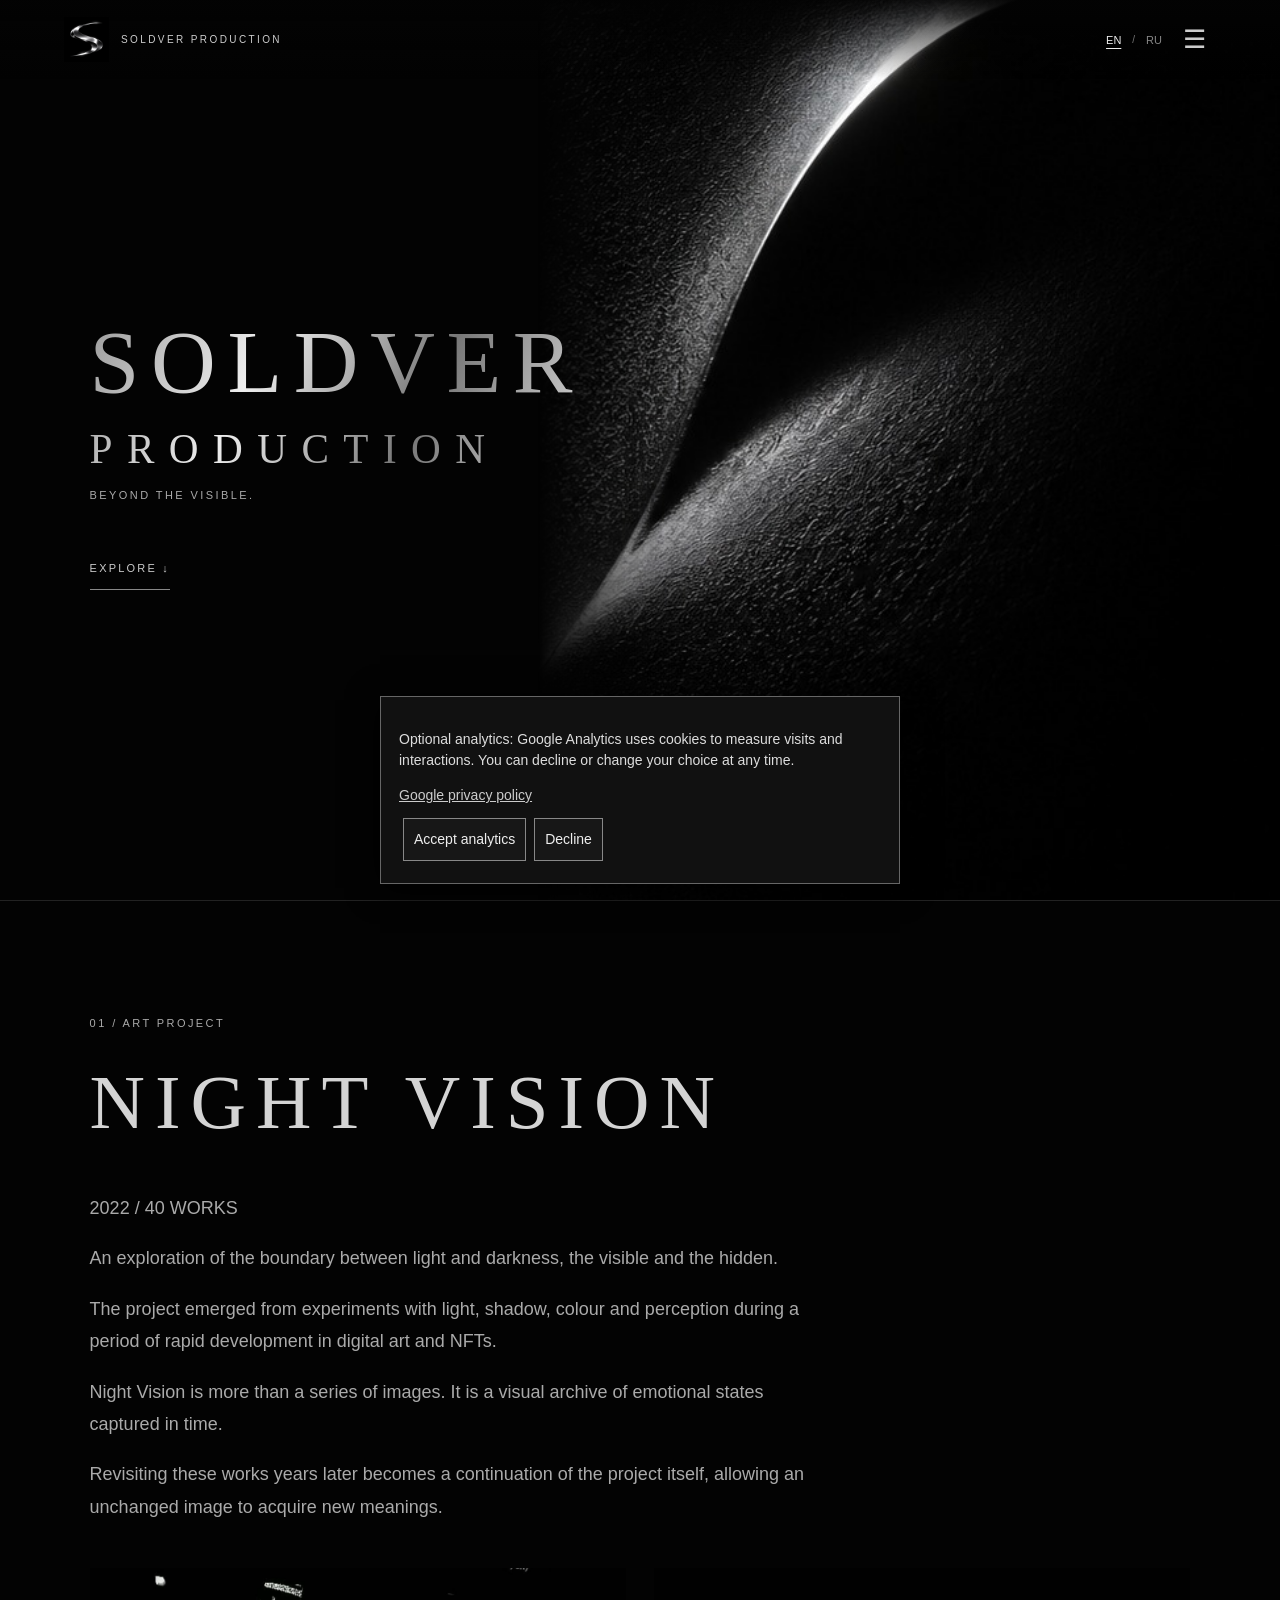
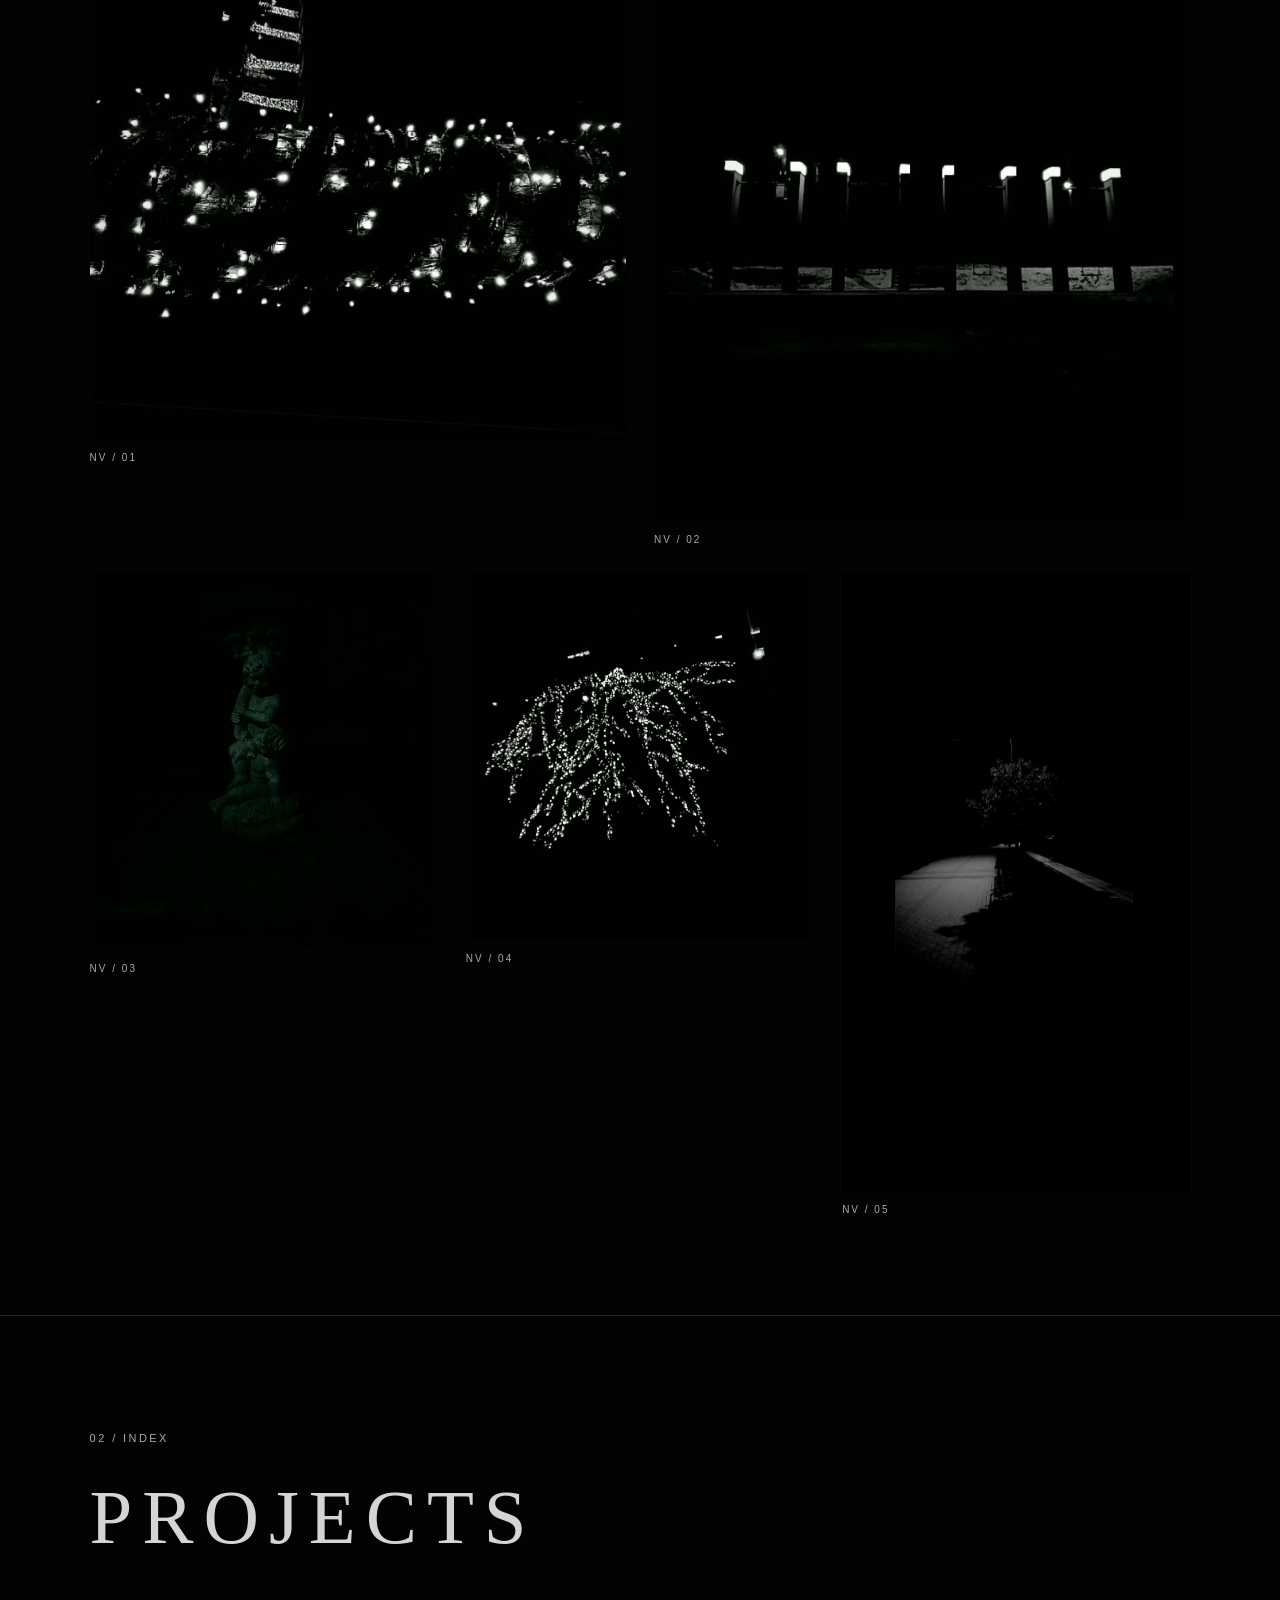
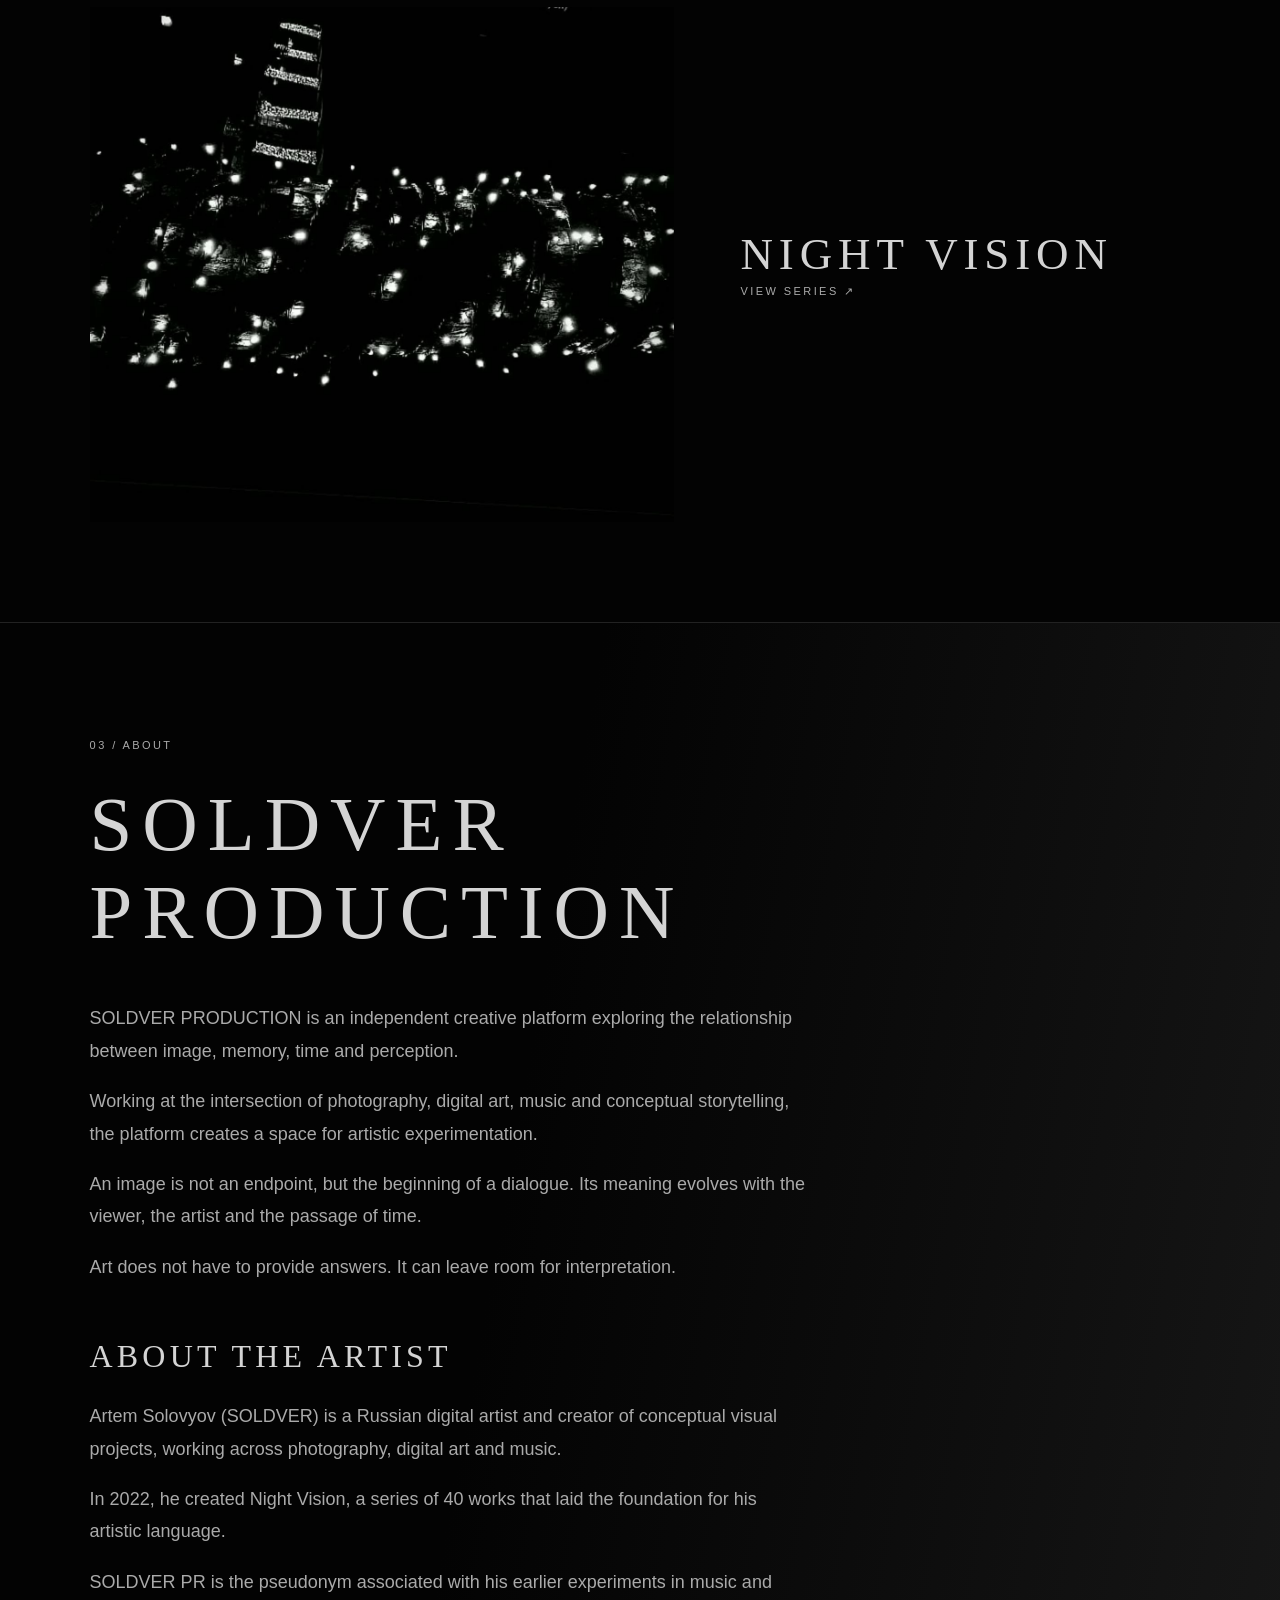
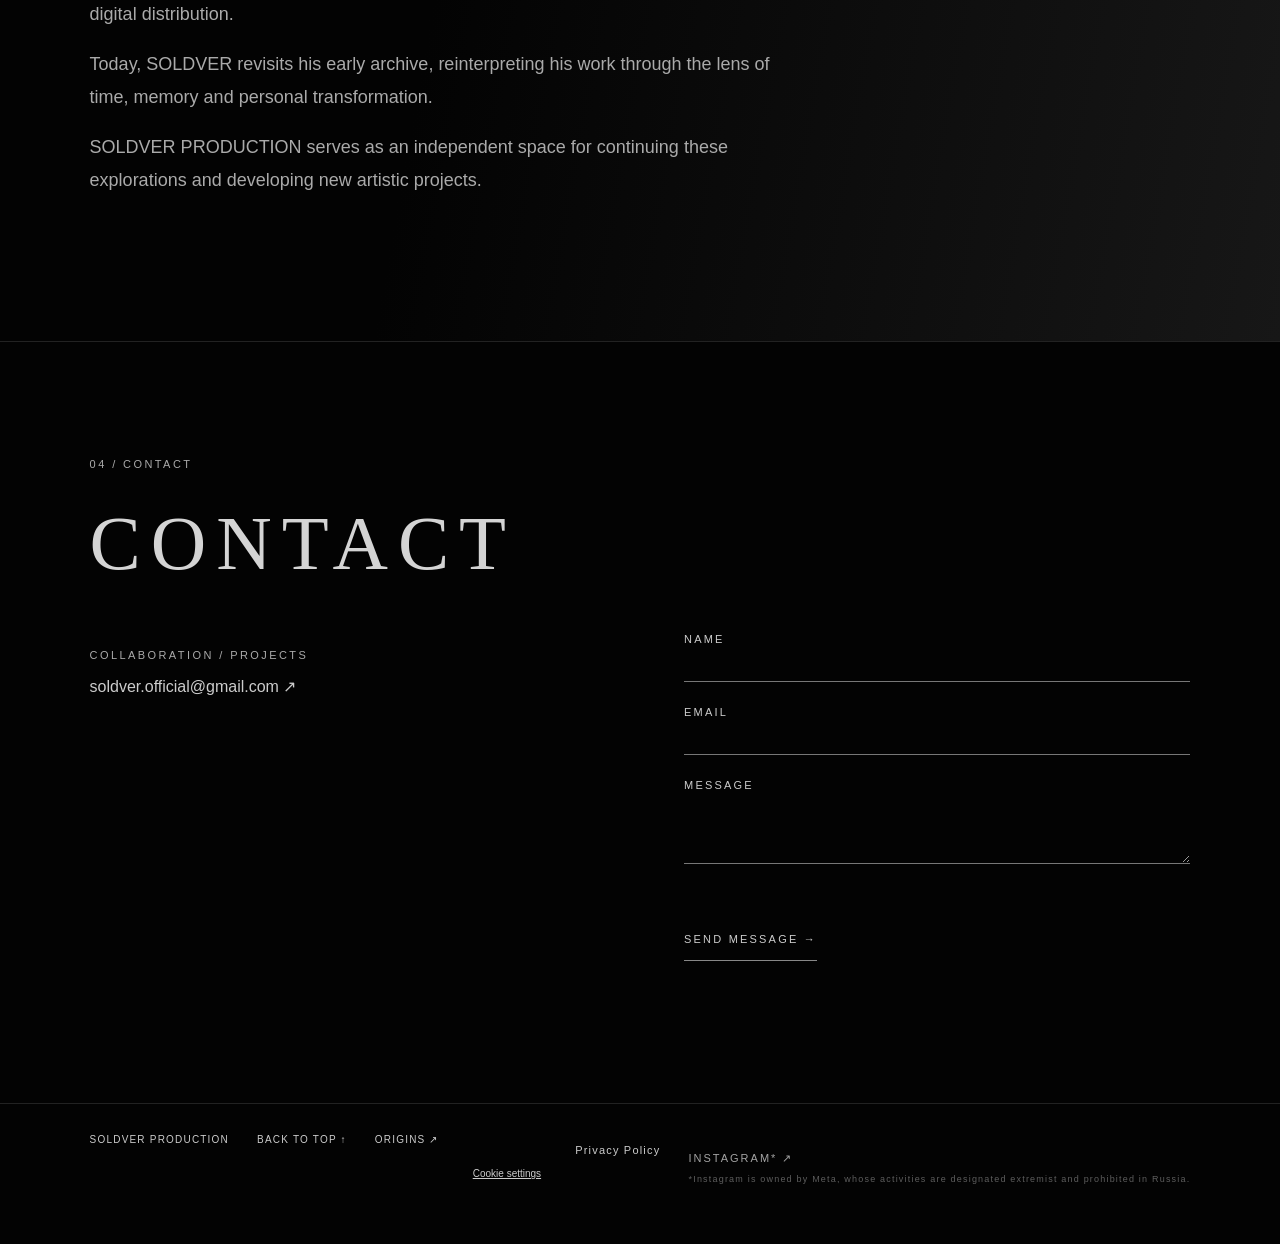
<file: index.html>
<!DOCTYPE html>
<html lang="en">
<head>
<meta charset="utf-8">
<meta name="viewport" content="width=device-width,initial-scale=1">

<title>SOLDVER PRODUCTION — Artem Solovyov | Night Vision</title>

<meta name="description" content="Independent creative platform by digital artist Artem Solovyov (SOLDVER). Photography, digital art and Night Vision, a 2022 series of 40 works.">

<link rel="icon" href="/favicon.ico">
<link rel="apple-touch-icon" href="/apple-touch-icon.png">
<link rel="stylesheet" href="/style.css">
<script defer src="/script.js"></script>

<link rel="canonical" href="https://soldver.com/">
<link rel="alternate" hreflang="en" href="https://soldver.com/">
<link rel="alternate" hreflang="ru" href="https://soldver.com/ru/">
<link rel="alternate" hreflang="x-default" href="https://soldver.com/">

<meta property="og:type" content="website">
<meta property="og:site_name" content="SOLDVER PRODUCTION">
<meta property="og:title" content="SOLDVER PRODUCTION — Artem Solovyov | Night Vision">
<meta property="og:description" content="Independent creative platform by digital artist Artem Solovyov (SOLDVER). Photography, digital art and Night Vision, a 2022 series of 40 works.">
<meta property="og:url" content="https://soldver.com/">
<meta property="og:locale" content="en_GB">
<meta property="og:locale:alternate" content="ru_RU">
<meta property="og:image" content="https://soldver.com/social-preview.jpg">
<meta property="og:image:width" content="1200">
<meta property="og:image:height" content="630">
<meta property="og:image:alt" content="SOLDVER PRODUCTION — Beyond the Visible">

<meta name="twitter:card" content="summary_large_image">
<meta name="twitter:title" content="SOLDVER PRODUCTION — Artem Solovyov | Night Vision">
<meta name="twitter:description" content="Independent creative platform by digital artist Artem Solovyov (SOLDVER). Photography, digital art and Night Vision, a 2022 series of 40 works.">
<meta name="twitter:image" content="https://soldver.com/social-preview.jpg">

<script type="application/ld+json">
{
  "@context": "https://schema.org",
  "@graph": [
    {
      "@type": "Person",
      "@id": "https://soldver.com/#artist",
      "name": "Artem Solovyov",
      "alternateName": [
        "SOLDVER",
        "SOLDVER PR",
        "Артём Соловьёв"
      ],
      "url": "https://soldver.com/#about",
      "jobTitle": "Digital artist",
      "description": "Independent digital artist and creator of conceptual visual projects, working at the intersection of photography, digital art, cinema and sound. Author of Night Vision and creator of SOLDVER PRODUCTION.",
      "disambiguatingDescription": "Visual creator known as SOLDVER, author of the Night Vision art project. SOLDVER PR is his music-related pseudonym.",
      "knowsAbout": [
        "Conceptual art",
        "Digital art",
        "Photography",
        "Visual storytelling",
        "Cinema",
        "Music distribution"
      ],
      "sameAs": [
        "https://www.instagram.com/soldver.official/",
        "https://open.spotify.com/artist/2HLTMVkpBUzhW2MsIv3aL5",
        "https://medium.com/@soldver.official",
        "https://artists.ru/profile/artyom-solovyov-55472",
        "https://musicbrainz.org/artist/f005d535-30fc-4a23-bfb7-0bdf28dfa29b"
      ]
    },
    {
      "@type": "WebSite",
      "@id": "https://soldver.com/#website",
      "name": "SOLDVER PRODUCTION",
      "alternateName": "SOLDVER",
      "url": "https://soldver.com/",
      "description": "Independent creative platform exploring image, memory, time and perception.",
      "inLanguage": ["en", "ru"],
      "creator": {
        "@id": "https://soldver.com/#artist"
      },
      "publisher": {
        "@id": "https://soldver.com/#artist"
      }
    },
    {
      "@type": "WebPage",
      "@id": "https://soldver.com/#webpage",
      "url": "https://soldver.com/",
      "name": "SOLDVER PRODUCTION — Artem Solovyov | Night Vision",
      "isPartOf": {
        "@id": "https://soldver.com/#website"
      },
      "about": [
        {
          "@id": "https://soldver.com/#artist"
        },
        {
          "@id": "https://soldver.com/#night"
        }
      ],
      "inLanguage": "en"
    },
    {
      "@type": "CreativeWork",
      "@id": "https://soldver.com/#night",
      "name": "Night Vision",
      "url": "https://soldver.com/#night",
      "dateCreated": "2022",
      "description": "A conceptual visual project initiated in 2022, comprising 40 works exploring light, darkness, colour, memory and perception.",
      "genre": [
        "Conceptual art",
        "Digital art",
        "Photography"
      ],
      "creator": {
        "@id": "https://soldver.com/#artist"
      },
      "subjectOf": {
        "@type": "WebPage",
        "@id": "https://soldver.com/archive/#webpage",
        "url": "https://soldver.com/archive/",
        "name": "Night Vision Archive"
      },
      "image": [
        "https://soldver.com/nv-01.jpg",
        "https://soldver.com/nv-02.jpg",
        "https://soldver.com/nv-03.jpg",
        "https://soldver.com/nv-04.jpg",
        "https://soldver.com/nv-05.jpg"
      ]
    }
  ]
}
</script>

</head>

<body>

<div aria-hidden="true" id="splash">
<img alt="" src="/icon-512.png">
</div>

<header>

<a class="brand" href="#home">
<img alt="" src="/icon-512.png">
SOLDVER PRODUCTION
</a>

<div class="header-actions">

<div aria-label="Language" class="languages" role="group">
<button aria-pressed="true" data-lang="en" type="button">EN</button>
<span>/</span>
<button aria-pressed="false" data-lang="ru" type="button">RU</button>
</div>

<button aria-controls="nav" aria-expanded="false" aria-label="Menu" id="menu">☰</button>

</div>

</header>

<nav hidden id="nav">

<a data-en="01 / NIGHT VISION" data-ru="01 / NIGHT VISION" href="#night">01 / NIGHT VISION</a>

<a data-en="02 / PROJECTS" data-ru="02 / ПРОЕКТЫ" href="#projects">02 / PROJECTS</a>

<a data-en="03 / ABOUT" data-ru="03 / О ПЛАТФОРМЕ" href="#about">03 / ABOUT</a>

<a data-en="04 / CONTACT" data-ru="04 / КОНТАКТЫ" href="#contact">04 / CONTACT</a>

<a href="/origins/">05 / ORIGINS</a>

<a href="/press/">06 / PRESS KIT</a>

<a href="/archive/">07 / ARCHIVE</a>

</nav>

<main>

<section class="hero" id="home">

<div class="heroart"></div>

<div class="hero-copy">

<h1>SOLDVER<span>PRODUCTION</span></h1>

<p class="kicker" data-en="BEYOND THE VISIBLE." data-ru="ЗА ПРЕДЕЛАМИ ВИДИМОГО.">BEYOND THE VISIBLE.</p>

<a class="link" data-en="EXPLORE ↓" data-ru="ИССЛЕДОВАТЬ ↓" href="#night">EXPLORE ↓</a>

</div>

</section>

<section class="section" id="night">

<p class="kicker" data-en="01 / ART PROJECT" data-ru="01 / АРТ-ПРОЕКТ">01 / ART PROJECT</p>

<h2>NIGHT VISION</h2>

<div class="editorial">

<p data-en="2022 / 40 WORKS" data-ru="2022 / 40 РАБОТ">2022 / 40 WORKS</p>

<p data-en="An exploration of the boundary between light and darkness, the visible and the hidden." data-ru="Исследование границы между светом и темнотой, видимым и скрытым.">An exploration of the boundary between light and darkness, the visible and the hidden.</p>

<p data-en="The project emerged from experiments with light, shadow, colour and perception during a period of rapid development in digital art and NFTs." data-ru="Проект возник из экспериментов со светом, тенью, цветом и восприятием в период активного развития цифрового искусства и NFT.">The project emerged from experiments with light, shadow, colour and perception during a period of rapid development in digital art and NFTs.</p>

<p data-en="Night Vision is more than a series of images. It is a visual archive of emotional states captured in time." data-ru="Night Vision — не просто серия изображений. Это визуальный архив эмоциональных состояний, зафиксированных во времени.">Night Vision is more than a series of images. It is a visual archive of emotional states captured in time.</p>

<p data-en="Revisiting these works years later becomes a continuation of the project itself, allowing an unchanged image to acquire new meanings." data-ru="Возвращение к этим работам спустя годы становится продолжением проекта, в котором неизменное изображение приобретает новые смыслы.">Revisiting these works years later becomes a continuation of the project itself, allowing an unchanged image to acquire new meanings.</p>

</div>

<div class="gallery">

<figure>
<button aria-label="View artwork 01" class="work">
<img alt="Night Vision 01" loading="lazy" src="/nv-01.jpg">
</button>
<figcaption>NV / 01</figcaption>
</figure>

<figure>
<button aria-label="View artwork 02" class="work">
<img alt="Night Vision 02" loading="lazy" src="/nv-02.jpg">
</button>
<figcaption>NV / 02</figcaption>
</figure>

<figure>
<button aria-label="View artwork 03" class="work">
<img alt="Night Vision 03" loading="lazy" src="/nv-03.jpg">
</button>
<figcaption>NV / 03</figcaption>
</figure>

<figure>
<button aria-label="View artwork 04" class="work">
<img alt="Night Vision 04" loading="lazy" src="/nv-04.jpg">
</button>
<figcaption>NV / 04</figcaption>
</figure>

<figure>
<button aria-label="View artwork 05" class="work">
<img alt="Night Vision 05" loading="lazy" src="/nv-05.jpg">
</button>
<figcaption>NV / 05</figcaption>
</figure>

</div>

</section>

<section class="section" id="projects">

<p class="kicker" data-en="02 / INDEX" data-ru="02 / КАТАЛОГ">02 / INDEX</p>

<h2 data-en="PROJECTS" data-ru="ПРОЕКТЫ">PROJECTS</h2>

<a class="project" href="#night">

<img alt="Night Vision" loading="lazy" src="/nv-01.jpg">

<div>

<h3>NIGHT VISION</h3>

<span class="kicker" data-en="VIEW SERIES ↗" data-ru="СМОТРЕТЬ СЕРИЮ ↗">VIEW SERIES ↗</span>

</div>

</a>

</section>

<section class="section about" id="about">

<p class="kicker" data-en="03 / ABOUT" data-ru="03 / О ПЛАТФОРМЕ">03 / ABOUT</p>

<h2>SOLDVER<br>PRODUCTION</h2>

<div class="editorial">

<p data-en="SOLDVER PRODUCTION is an independent creative platform exploring the relationship between image, memory, time and perception." data-ru="SOLDVER PRODUCTION — независимая творческая платформа, исследующая взаимосвязь изображения, памяти, времени и восприятия.">SOLDVER PRODUCTION is an independent creative platform exploring the relationship between image, memory, time and perception.</p>

<p data-en="Working at the intersection of photography, digital art, music and conceptual storytelling, the platform creates a space for artistic experimentation." data-ru="На пересечении фотографии, цифрового искусства, музыки и концептуального повествования формируется пространство для художественного эксперимента.">Working at the intersection of photography, digital art, music and conceptual storytelling, the platform creates a space for artistic experimentation.</p>

<p data-en="An image is not an endpoint, but the beginning of a dialogue. Its meaning evolves with the viewer, the artist and the passage of time." data-ru="Изображение здесь — не конечная точка, а начало диалога. Его значение способно меняться вместе со зрителем, автором и временем.">An image is not an endpoint, but the beginning of a dialogue. Its meaning evolves with the viewer, the artist and the passage of time.</p>

<p data-en="Art does not have to provide answers. It can leave room for interpretation." data-ru="Искусство не обязано давать ответы. Оно может оставлять пространство для интерпретации.">Art does not have to provide answers. It can leave room for interpretation.</p>

</div>

<h3 data-en="ABOUT THE ARTIST" data-ru="ОБ АВТОРЕ">ABOUT THE ARTIST</h3>

<div class="editorial">

<p data-en="Artem Solovyov (SOLDVER) is a Russian digital artist and creator of conceptual visual projects, working across photography, digital art and music." data-ru="Артём Соловьёв (SOLDVER) — российский цифровой художник и автор концептуальных визуальных проектов, работающий на пересечении фотографии, цифрового искусства и музыки.">Artem Solovyov (SOLDVER) is a Russian digital artist and creator of conceptual visual projects, working across photography, digital art and music.</p>

<p data-en="In 2022, he created Night Vision, a series of 40 works that laid the foundation for his artistic language." data-ru="В 2022 году создал Night Vision — серию из 40 работ, ставшую основой его художественного языка.">In 2022, he created Night Vision, a series of 40 works that laid the foundation for his artistic language.</p>

<p data-en="SOLDVER PR is the pseudonym associated with his earlier experiments in music and digital distribution." data-ru="SOLDVER PR — псевдоним, связанный с его ранними экспериментами в музыке и цифровой дистрибуции.">SOLDVER PR is the pseudonym associated with his earlier experiments in music and digital distribution.</p>

<p data-en="Today, SOLDVER revisits his early archive, reinterpreting his work through the lens of time, memory and personal transformation." data-ru="Сегодня SOLDVER возвращается к раннему архиву, переосмысливая собственные работы через призму времени, памяти и внутренней трансформации.">Today, SOLDVER revisits his early archive, reinterpreting his work through the lens of time, memory and personal transformation.</p>

<p data-en="SOLDVER PRODUCTION serves as an independent space for continuing these explorations and developing new artistic projects." data-ru="SOLDVER PRODUCTION становится пространством для развития этих исследований и создания новых художественных проектов.">SOLDVER PRODUCTION serves as an independent space for continuing these explorations and developing new artistic projects.</p>

</div>

</section>

<section class="section" id="contact">

<p class="kicker" data-en="04 / CONTACT" data-ru="04 / КОНТАКТЫ">04 / CONTACT</p>

<h2 data-en="CONTACT" data-ru="КОНТАКТЫ">CONTACT</h2>

<div class="contact">

<div>

<p class="kicker" data-en="COLLABORATION / PROJECTS" data-ru="СОТРУДНИЧЕСТВО / ПРОЕКТЫ">COLLABORATION / PROJECTS</p>

<a class="email" href="mailto:soldver.official@gmail.com">soldver.official@gmail.com ↗</a>

</div>

<form action="https://formspree.io/f/xgakqlvw" id="contactform" method="POST">

<label>
<span data-en="NAME" data-ru="ИМЯ">NAME</span>
<input name="name" required>
</label>

<label>
<span data-en="EMAIL" data-ru="EMAIL">EMAIL</span>
<input name="email" required type="email">
</label>

<label>
<span data-en="MESSAGE" data-ru="СООБЩЕНИЕ">MESSAGE</span>
<textarea name="message" required rows="4"></textarea>
</label>

<input autocomplete="off" hidden name="_gotcha" tabindex="-1" type="text">

<button class="link" data-en="SEND MESSAGE →" data-ru="ОТПРАВИТЬ СООБЩЕНИЕ →" type="submit">SEND MESSAGE →</button>

<p aria-live="polite" class="note" id="contactstatus" role="status"></p>

</form>

</div>

</section>

</main>

<footer>

SOLDVER PRODUCTION

<a data-en="BACK TO TOP ↑" data-ru="НАВЕРХ ↑" href="#home">BACK TO TOP ↑</a>

<a href="/origins/">ORIGINS ↗</a>

</footer>

<dialog id="viewer">
<button aria-label="Close">×</button>
<img alt="">
</dialog>

</body>
</html>
</file>
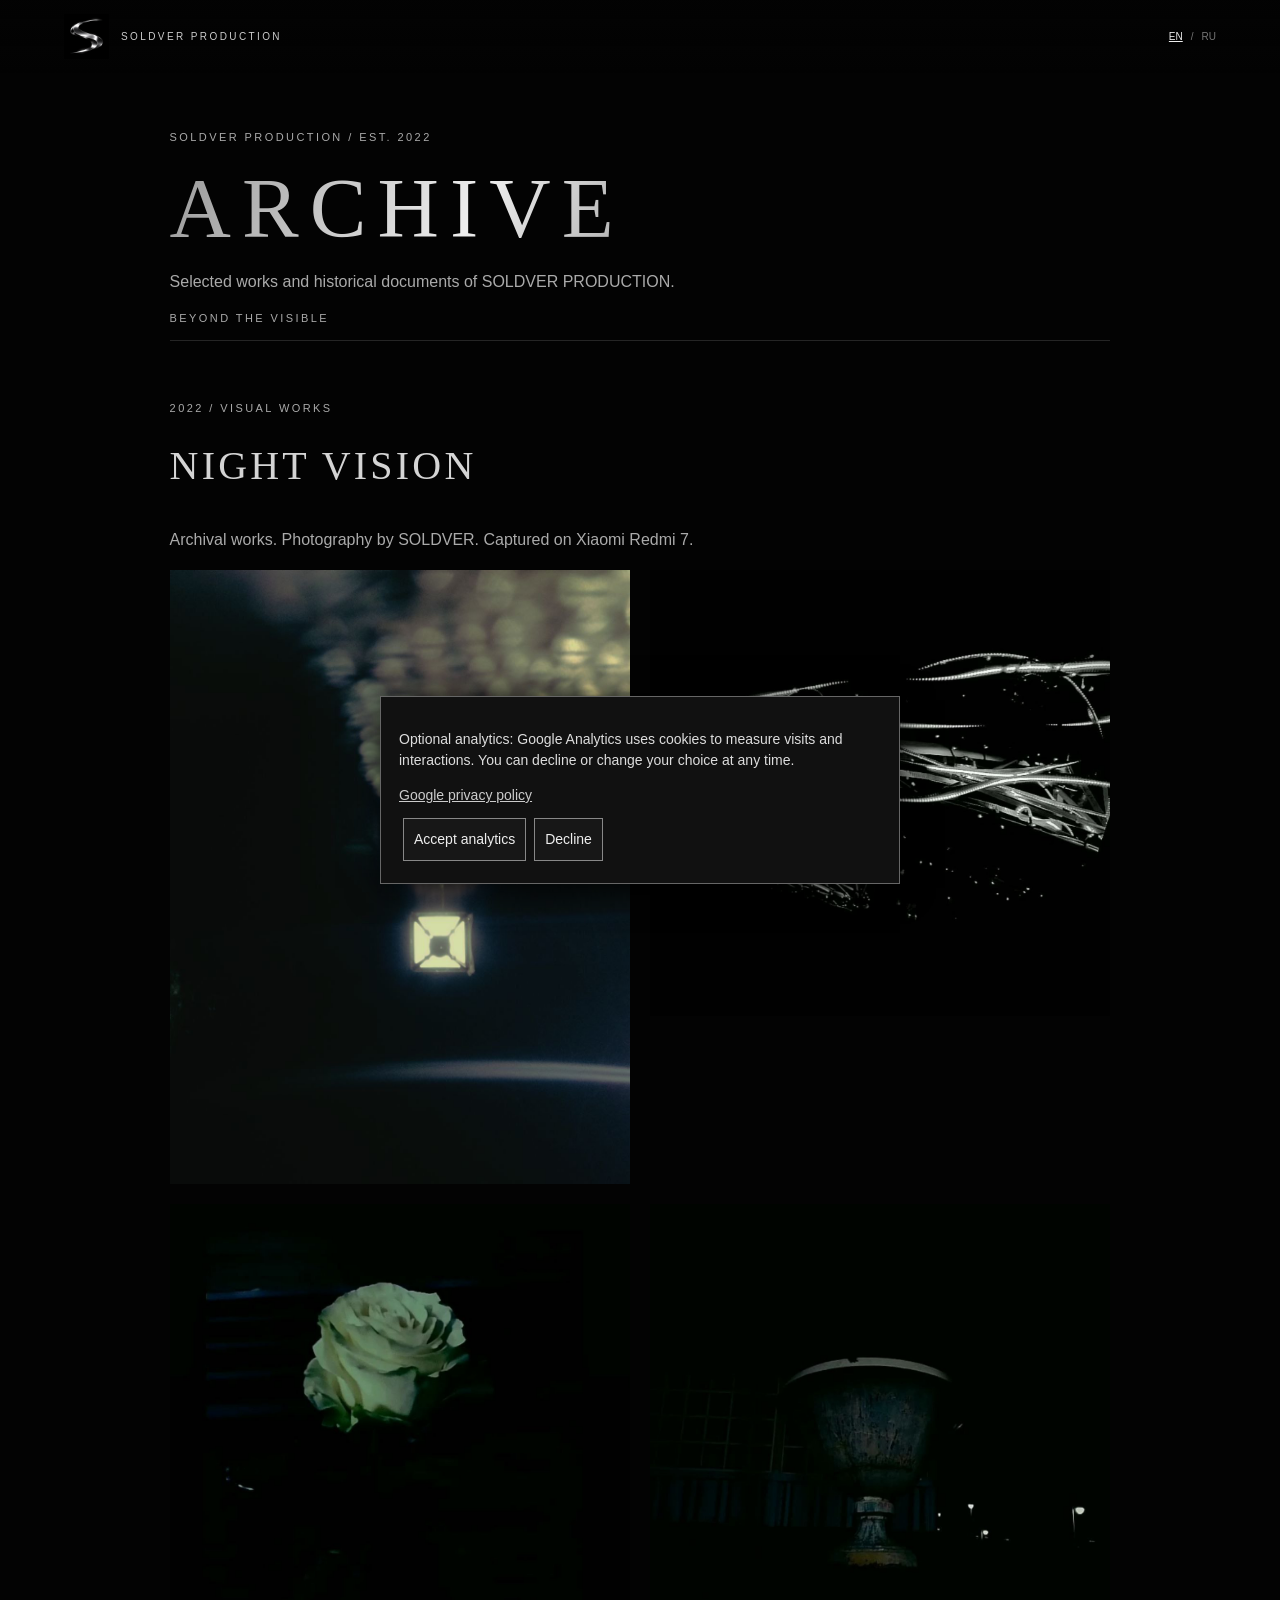
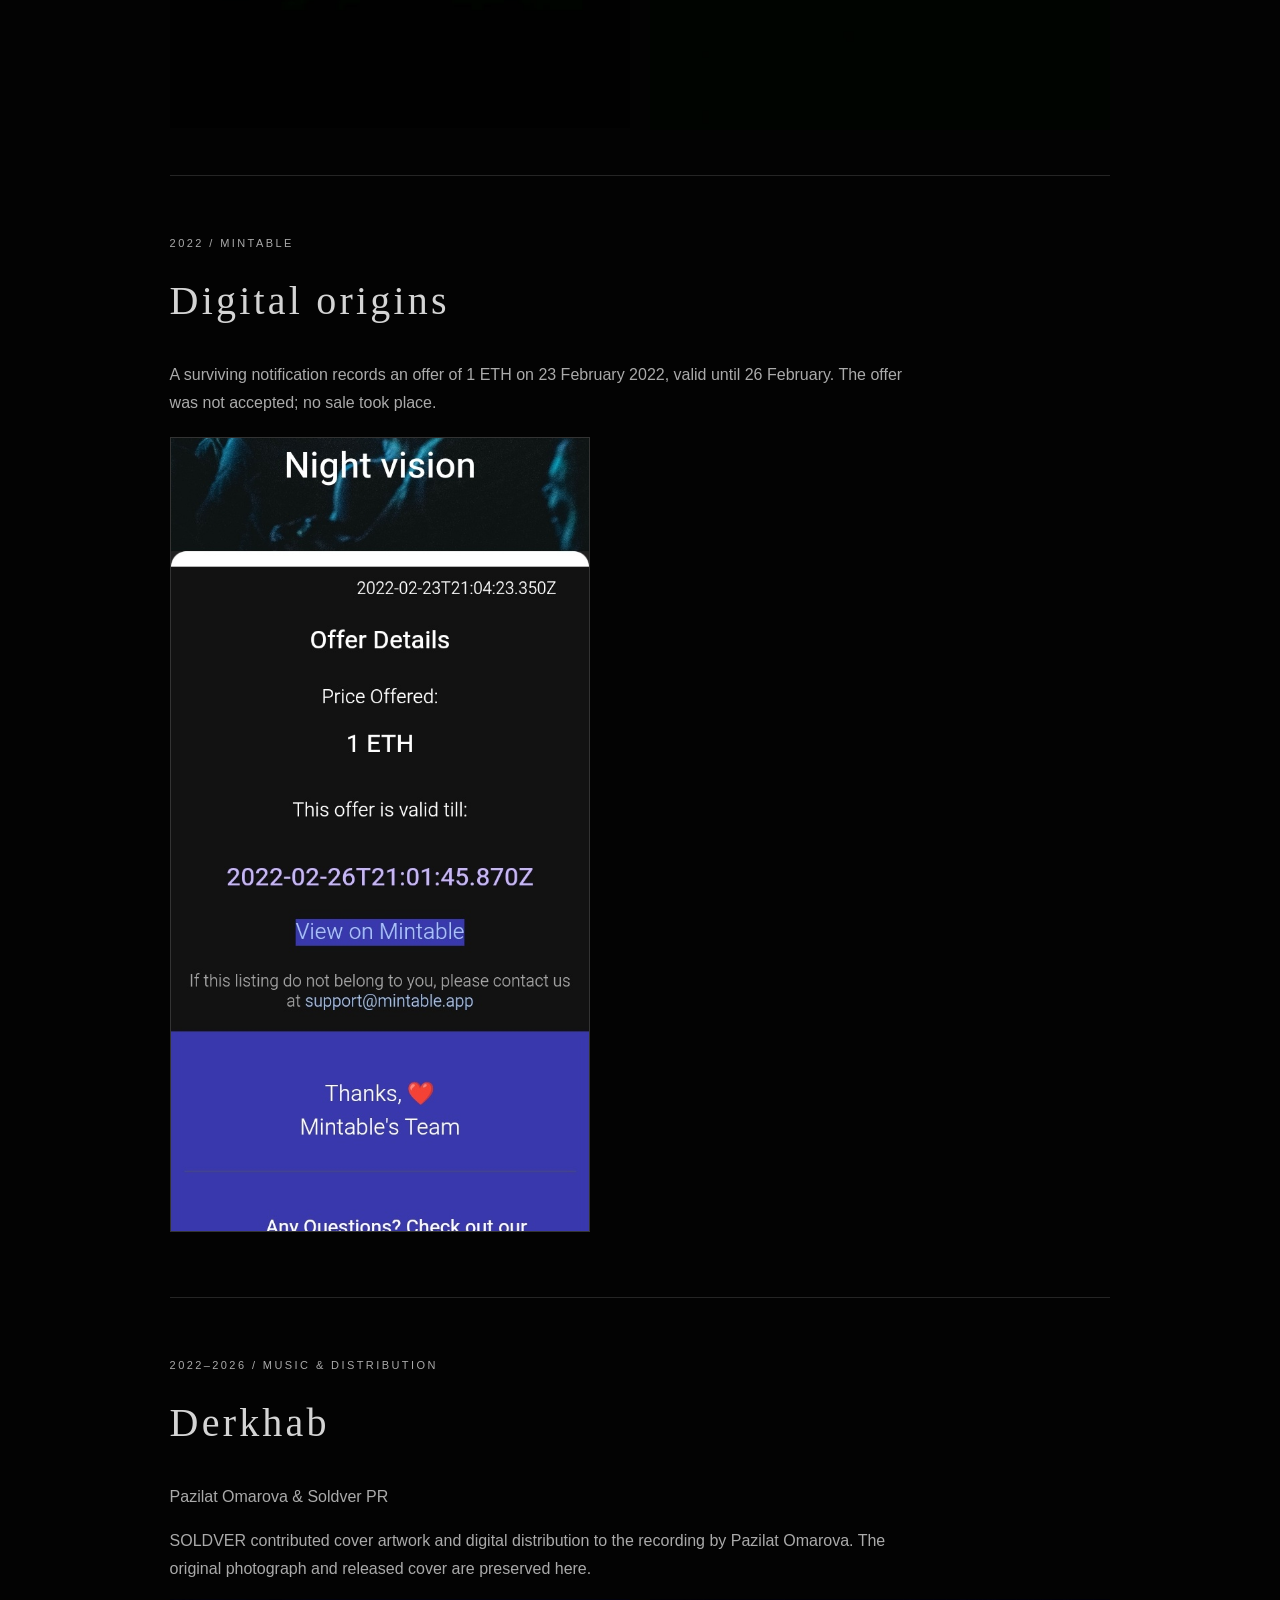
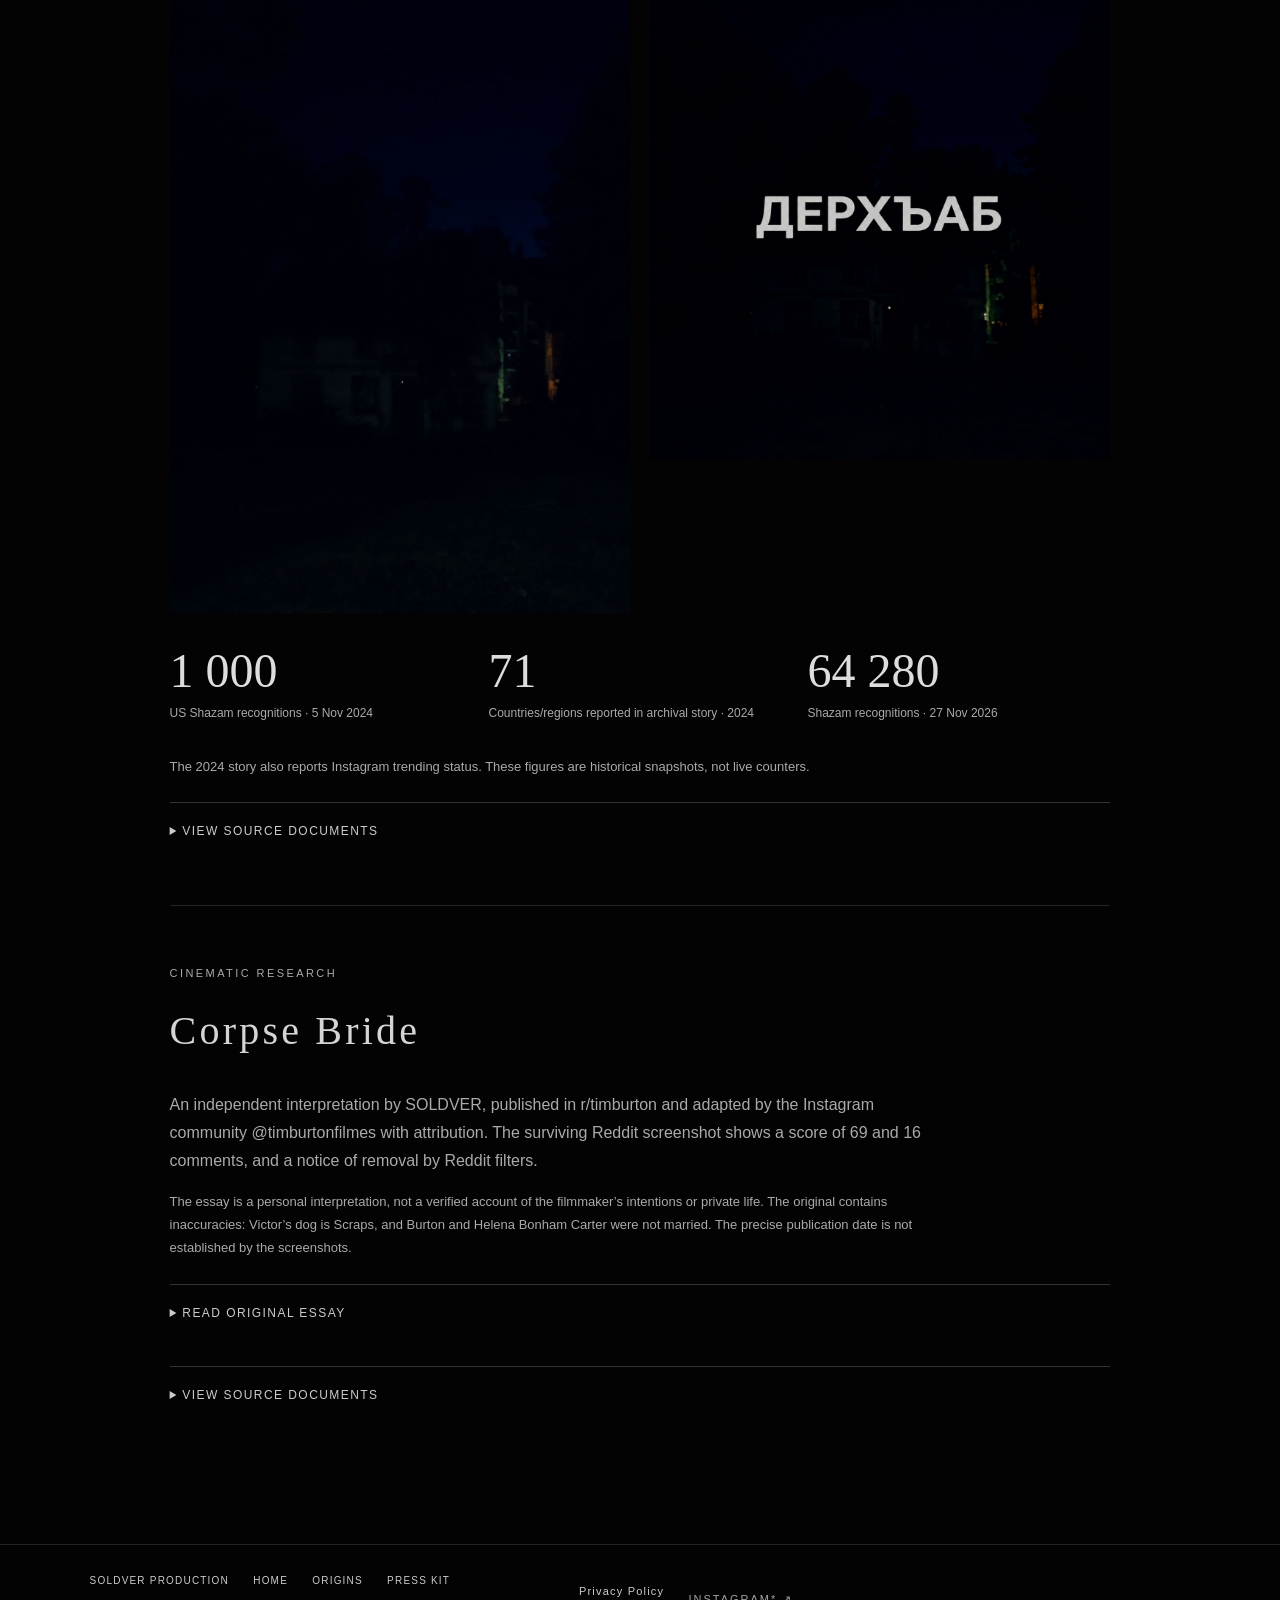
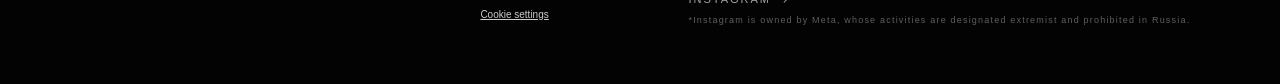
<file: archive/index.html>
<!doctype html><html lang="en"><head><meta charset="utf-8"><meta name="viewport" content="width=device-width,initial-scale=1"><title>ARCHIVE — SOLDVER PRODUCTION</title><meta name="description" content="Selected works and historical documents of SOLDVER PRODUCTION."><link rel="canonical" href="https://soldver.com/archive/"><link rel="alternate" hreflang="en" href="https://soldver.com/archive/"><link rel="alternate" hreflang="ru" href="https://soldver.com/ru/archive/"><link rel="alternate" hreflang="x-default" href="https://soldver.com/archive/"><link rel="icon" href="/favicon.ico"><link rel="apple-touch-icon" href="/apple-touch-icon.png"><link rel="stylesheet" href="/style.css"><meta property="og:title" content="ARCHIVE — SOLDVER PRODUCTION"><meta property="og:description" content="Selected works and historical documents of SOLDVER PRODUCTION."><meta property="og:url" content="https://soldver.com/archive/"><meta property="og:image" content="https://soldver.com/archive/assets/work-1.jpg"><script defer src="/origins.js"></script><style> .archive-main{max-width:1120px;margin:auto;padding:115px 7% 75px}.archive-main h1{font-size:clamp(35px,7vw,85px);overflow-wrap:anywhere}.archive-main h2{font-size:clamp(24px,4vw,40px);margin:12px 0 25px;letter-spacing:.08em}.archive-main section{border-top:1px solid #252525;padding:45px 0;line-height:1.75}.archive-main p{max-width:760px;color:#aaa}.archive-grid{display:grid;grid-template-columns:repeat(2,minmax(0,1fr));gap:20px;align-items:start}.archive-grid img,.archive-doc img{display:block;width:100%;height:auto}.archive-doc{max-width:420px;margin:20px 0}.archive-doc img{border:1px solid #333}.archive-main details{border-top:1px solid #333;padding:18px 0;margin-top:24px}.archive-main summary{cursor:pointer;letter-spacing:.12em;font-size:12px}.archive-main a:focus-visible,.archive-main summary:focus-visible{outline:2px solid #aaa}.archive-stats{display:grid;grid-template-columns:repeat(3,minmax(0,1fr));gap:16px;margin:30px 0}.archive-stats strong{display:block;font:clamp(25px,4vw,48px) Georgia,serif;color:#ddd}.archive-stats span{font-size:12px;color:#aaa}.archive-main .note{font-size:13px}.languages a[aria-current]{color:#eee;text-decoration:underline}.archive-main .archive-grid a{display:block}.archive-main .archive-doc a{display:block}.archive-footer{flex-wrap:wrap;gap:15px}@media(max-width:650px){.archive-main{padding:100px 6% 55px}.archive-grid{gap:12px}.archive-stats{grid-template-columns:1fr}.archive-main section{padding:35px 0}}</style></head><body><header><a class="brand" href="/"><img src="/icon-512.png" alt="">SOLDVER PRODUCTION</a><div class="languages"><a href="/archive/" aria-current=page>EN</a><span>/</span><a href="/ru/archive/" >RU</a></div></header><main class="archive-main"><p class="kicker">SOLDVER PRODUCTION / EST. 2022</p><h1>ARCHIVE</h1><p>Selected works and historical documents of SOLDVER PRODUCTION.</p><p class="kicker">BEYOND THE VISIBLE</p><section><p class="kicker">2022 / VISUAL WORKS</p><h2>NIGHT VISION</h2><p>Archival works. Photography by SOLDVER. Captured on Xiaomi Redmi 7.</p><div class="archive-grid"><a href="/archive/assets/work-1.jpg"><img loading="lazy" src="/archive/assets/work-1.jpg" alt="Night Vision archival photograph"></a><a href="/archive/assets/work-2.jpg"><img loading="lazy" src="/archive/assets/work-2.jpg" alt="Night Vision archival photograph"></a><a href="/archive/assets/work-3.jpg"><img loading="lazy" src="/archive/assets/work-3.jpg" alt="Night Vision archival photograph"></a><a href="/archive/assets/work-4.jpg"><img loading="lazy" src="/archive/assets/work-4.jpg" alt="Night Vision archival photograph"></a></div></section><section><p class="kicker">2022 / MINTABLE</p><h2>Digital origins</h2><p>A surviving notification records an offer of 1 ETH on 23 February 2022, valid until 26 February. The offer was not accepted; no sale took place.</p><div class="archive-doc"><a href="/archive/assets/mintable.jpg"><img loading="lazy" src="/archive/assets/mintable.jpg" alt="Mintable"></a></div></section><section><p class="kicker">2022–2026 / MUSIC & DISTRIBUTION</p><h2>Derkhab</h2><p>Pazilat Omarova &amp; Soldver PR</p><p>SOLDVER contributed cover artwork and digital distribution to the recording by Pazilat Omarova. The original photograph and released cover are preserved here.</p><div class="archive-grid"><a href="/archive/assets/derkhab-source.jpg"><img loading="lazy" src="/archive/assets/derkhab-source.jpg" alt="Original photograph"></a><a href="/archive/assets/derkhab-cover.jpg"><img loading="lazy" src="/archive/assets/derkhab-cover.jpg" alt="Cover as displayed on Shazam"></a></div><div class="archive-stats"><div><strong>1 000</strong><span>US Shazam recognitions · 5 Nov 2024</span></div><div><strong>71</strong><span>Countries/regions reported in archival story · 2024</span></div><div><strong>64 280</strong><span>Shazam recognitions · 27 Nov 2026</span></div></div><p class="note">The 2024 story also reports Instagram trending status. These figures are historical snapshots, not live counters.</p><details><summary>VIEW SOURCE DOCUMENTS</summary><div class="archive-grid"><a href="/archive/assets/shazam.jpg"><img loading="lazy" src="/archive/assets/shazam.jpg" alt="Shazam"></a><a href="/archive/assets/music-story.jpg"><img loading="lazy" src="/archive/assets/music-story.jpg" alt="Archival story"></a></div></details></section><section><p class="kicker">CINEMATIC RESEARCH</p><h2>Corpse Bride</h2><p>An independent interpretation by SOLDVER, published in r/timburton and adapted by the Instagram community @timburtonfilmes with attribution. The surviving Reddit screenshot shows a score of 69 and 16 comments, and a notice of removal by Reddit filters.</p><p class="note">The essay is a personal interpretation, not a verified account of the filmmaker’s intentions or private life. The original contains inaccuracies: Victor’s dog is Scraps, and Burton and Helena Bonham Carter were not married. The precise publication date is not established by the screenshots.</p><details><summary>READ ORIGINAL ESSAY</summary><article lang="en"><h3>A hidden story I discovered while digging into Tim Burton’s Corpse Bride and his personal life</h3><p>Hey everyone,</p><p>I want to share a long observation/theory I’ve been piecing together about Corpse Bride. It started when I read that the original story goes back to the 17th century, under the title The Finger, set in Russia. In that early version, the corpse bride was described not as a young woman, but as an old, scary hag that everyone feared. The story was short, with a simple message: love conquers all.</p><p>Burton first heard this tale around 1994–1995. Something about it stuck with him, and he began to develop ideas for his own version. But for unknown reasons, he put it aside for years.</p><p>The final film Corpse Bride focuses on three main characters: Victor, Victoria, and Emily. When people watch films like this, they often project themselves into the characters — a way of grasping the meaning. Since the story is a love triangle, there are three different “readings”:</p><p>Victor — the groom, the man who messed up. If you put yourself in his place, his love for Victoria gave him the strength to escape the world of the dead and Emily’s grasp. Love is powerful because it motivates you to escape bad states.</p><p>Emily — the victim. If you see the story through her eyes: people are cruel. She was used and murdered by one man, then put her hopes in another (Victor), who ultimately left her behind. People are cruel, but in the end, love still wins.</p><p>Victoria — the bride-to-be. She falls for Victor very quickly, spending less time with him than Emily did. This makes her a bit naive — since later, despite rumors about Victor, she almost marries Lord Barkis. Love wins, and even the dead are not as bad as people think — because Emily sets Victor free.</p><p>At this point, I could have stopped — three characters, three meanings. But… My friend noticed something: the dog, Sparky. She was surprised because the same dog appears in another Burton film, Frankenweenie. Why the connection?</p><p>In Frankenweenie, the story is clear: a boy loves his dog so much that he brings him back to life. Love can revive even the lifeless. But why does Sparky also appear in Corpse Bride? This led me deeper. I found an interview where Burton mentioned his own childhood dog, who died when he was 8. It was his first experience of death, something he struggled with deeply. He said that in a way, he “revived” his pet in his films. This shows that Burton uses reality in his stories.</p><p>But think about it: could an 8-year-old really “study physics” to bring back a dog? Probably not. Instead, what he really did was through writing — his homework was a composition, and through imagination he “revived” the dog on paper. He found a way out of grief through storytelling. So why Sparky in Corpse Bride? We see Victor writing in his notebook, often lost in thought. At the end, even though he loves Victoria, he agrees to marry Emily. This strange decision hints at something deeper. Looking into Burton’s biography, there’s the chapter often referred to as “The Lisa Marie period.” Around 1994–1995 — the same time he discovered The Finger story — Burton was with Lisa Marie. If we compare sketches of Emily to Lisa Marie’s photos, the resemblance is clear. There’s even a photo of Burton holding a portrait of Lisa Marie, showing this connection outright.</p><p>This led me to the realization: Emily is Lisa Marie.</p><p>By the time Corpse Bride was released in 2005, Burton and Lisa Marie had already broken up. Why, then, would he include her? Why depict her as “the corpse bride”?</p><p>From Lisa Marie’s Wikipedia entry, we know she once worked as a stripper, though the details aren’t explained. In the film, Emily became the “corpse bride” because she was deceived and murdered — a turning point. Burton may have used this as metaphor: showing Emily not as “literally dead,” but as lost, broken, changed. The Land of the Dead becomes a symbol for those considered outcasts or “sinners,” but portrayed sympathetically — lively, funny, misunderstood. When Emily reveals that Lord Barkis murdered her, he drinks the poisoned wine and then becomes truly dead. This suggests the others weren’t literally corpses yet, but people marked by their own tragedies.</p><p>So, when Emily gives Victor Sparky, she’s reminding him: we both carry brokenness, and that’s why we’re connected. But Victor’s heart still leans toward Victoria. At the end, when Emily lets him go, she dissolves into butterflies - Lisa Marie leaving Burton’s life as a bittersweet memory. Notice too: Burton set the film in England. A reminder it’s tied to his real life. And the name “Emily” shortens to “Millie,” echoing “Marie.” In 2001, Burton separated from Lisa Marie and married Helena Bonham Carter — just as Victor marries Victoria once Emily sets him free.</p><p>Why release the film only in 2005? It shows that Burton was still thinking of Lisa Marie, even while married to Helena. Some sources say he dedicated the film to Helena, but the truth feels more complex. Victor and Emily are drawn as real people, while Victoria feels less developed. Even the title Corpse Bride points more toward Lisa Marie than Helena. In the end, the message Burton carried since the 1990s emerges: even those who are “lost” or broken are still human, no worse than others.</p><p>What do you think? Is Emily just a fairy-tale figure, or was Burton really immortalizing Lisa Marie in his own gothic way?</p><p>By Soldver
</p></article></details><details><summary>VIEW SOURCE DOCUMENTS</summary><div class="archive-grid"><a href="/archive/assets/reddit.jpg"><img loading="lazy" src="/archive/assets/reddit.jpg" alt="Reddit"></a><a href="/archive/assets/reddit-discussion.jpg"><img loading="lazy" src="/archive/assets/reddit-discussion.jpg" alt="Reddit discussion"></a><a href="/archive/assets/instagram.jpg"><img loading="lazy" src="/archive/assets/instagram.jpg" alt="Instagram / timburtonfilmes"></a></div></details></section></main><footer class="archive-footer">SOLDVER PRODUCTION <a href="/">HOME</a><a href="/origins/">ORIGINS</a><a href="/press/">PRESS KIT</a></footer></body></html>
</file>
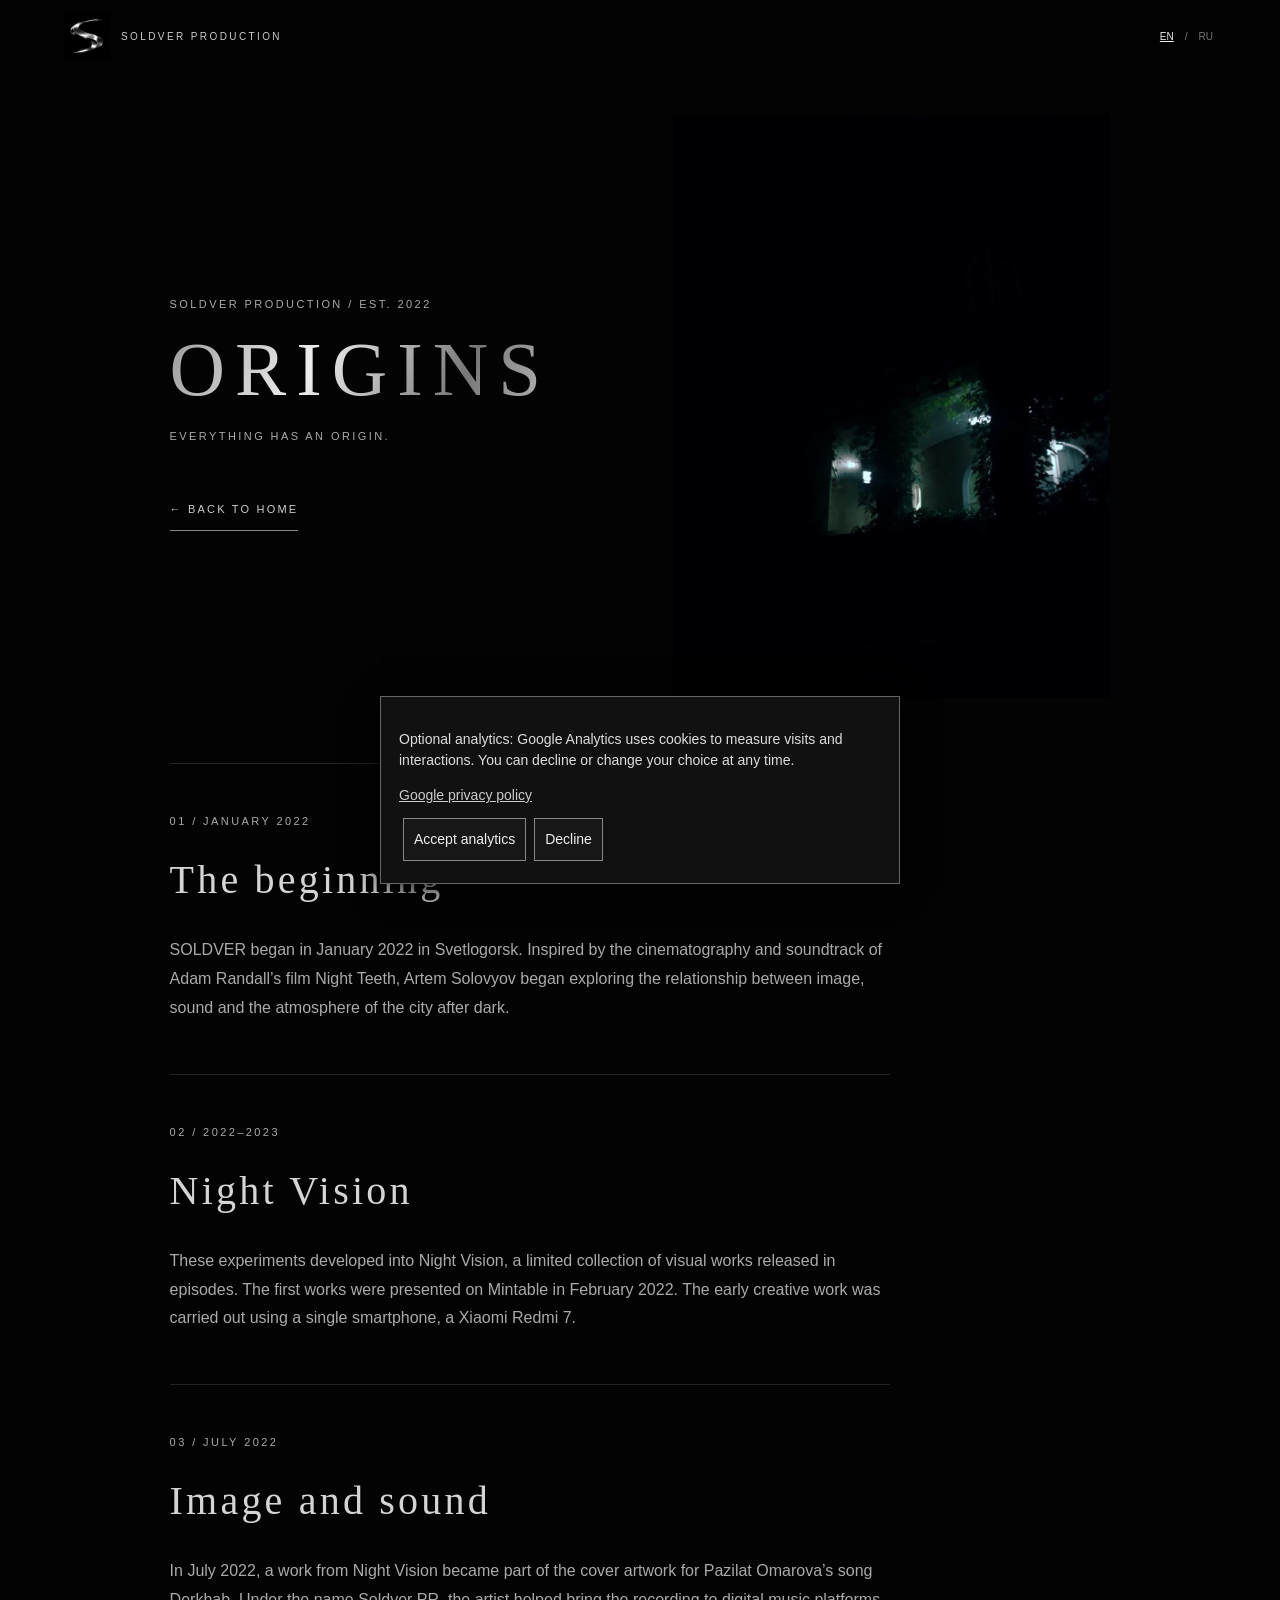
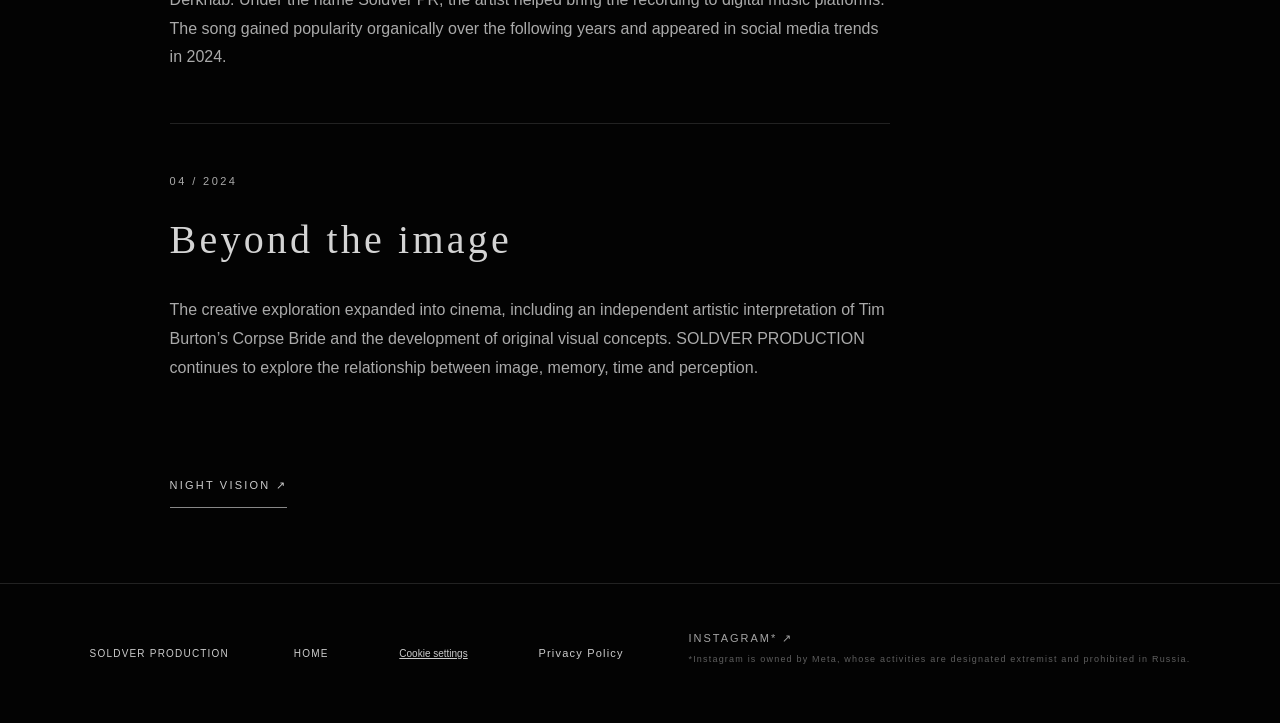
<file: origins/index.html>
<!doctype html>
<html lang="en">
<head>
  <meta charset="utf-8">
  <meta name="viewport" content="width=device-width,initial-scale=1">

  <title>Origins — SOLDVER PRODUCTION</title>

  <meta name="description" content="The origins of SOLDVER PRODUCTION: Night Vision, music and cinema.">

  <link rel="icon" href="/favicon.ico">
  <link rel="apple-touch-icon" href="/apple-touch-icon.png">
  <link rel="stylesheet" href="/style.css">

  <link rel="canonical" href="https://soldver.com/origins/">
  <link rel="alternate" hreflang="en" href="https://soldver.com/origins/">
  <link rel="alternate" hreflang="ru" href="https://soldver.com/ru/origins/">
  <link rel="alternate" hreflang="x-default" href="https://soldver.com/origins/">

  <meta property="og:type" content="website">
  <meta property="og:title" content="Origins — SOLDVER PRODUCTION">
  <meta property="og:description" content="The origins of SOLDVER PRODUCTION: Night Vision, music and cinema.">
  <meta property="og:url" content="https://soldver.com/origins/">
  <meta property="og:image" content="https://soldver.com/origins-photo.jpg">

  <script type="application/ld+json">
  {
    "@context": "https://schema.org",
    "@type": "AboutPage",
    "name": "Origins — SOLDVER PRODUCTION",
    "url": "https://soldver.com/origins/",
    "inLanguage": "en",
    "about": {
      "@id": "https://soldver.com/#artist"
    },
    "isPartOf": {
      "@id": "https://soldver.com/#website"
    }
  }
  </script>

  <script defer src="/origins.js"></script>

  <style>
    .origin-main {
      max-width: 1120px;
      margin: auto;
      padding: 115px 7% 75px;
    }

    .origin-head {
      display: grid;
      grid-template-columns: 1fr 1fr;
      gap: 7%;
      align-items: center;
      margin-bottom: 65px;
    }

    .origin-head img {
      display: block;
      width: 100%;
      height: auto;
    }

    .origin-head h1 {
      font-size: clamp(35px, 6vw, 78px);
      overflow-wrap: anywhere;
    }

    .origin-chapter {
      max-width: 720px;
      border-top: 1px solid #222;
      padding: 35px 0;
      color: #aaa;
      line-height: 1.8;
    }

    .origin-chapter h2 {
      font-size: clamp(24px, 4vw, 40px);
      margin: 12px 0 20px;
      letter-spacing: .08em;
    }

    .origin-footer {
      flex-wrap: wrap;
      gap: 20px;
      align-items: center;
    }

    .origin-lang a {
      padding: 8px 3px;
    }

    .origin-lang a[aria-current] {
      color: #eee;
      text-decoration: underline;
    }

    @media (max-width: 650px) {
      .origin-head {
        grid-template-columns: 1fr;
        gap: 28px;
      }

      .origin-main {
        padding: 100px 6% 55px;
      }
    }
  </style>
</head>

<body>

  <header>
    <a class="brand" href="/">
      <img alt="" src="/icon-512.png">
      SOLDVER PRODUCTION
    </a>

    <div class="languages origin-lang">
      <a href="/origins/" aria-current="page">EN</a>
      <span>/</span>
      <a href="/ru/origins/">RU</a>
    </div>
  </header>

  <main class="origin-main">

    <div class="origin-head">
      <div>
        <p class="kicker">
          SOLDVER PRODUCTION / EST. 2022
        </p>

        <h1>ORIGINS</h1>

        <p class="kicker">
          EVERYTHING HAS AN ORIGIN.
        </p>

        <a class="link" href="/">
          ← BACK TO HOME
        </a>
      </div>

      <img src="/origins-photo.jpg"
           alt=""
           width="960"
           height="1280">
    </div>

    <section class="origin-chapter">
      <p class="kicker">01 / JANUARY 2022</p>

      <h2>The beginning</h2>

      <p>
        SOLDVER began in January 2022 in Svetlogorsk.
        Inspired by the cinematography and soundtrack
        of Adam Randall’s film Night Teeth, Artem Solovyov
        began exploring the relationship between image,
        sound and the atmosphere of the city after dark.
      </p>
    </section>

    <section class="origin-chapter">
      <p class="kicker">02 / 2022–2023</p>

      <h2>Night Vision</h2>

      <p>
        These experiments developed into Night Vision,
        a limited collection of visual works released
        in episodes. The first works were presented
        on Mintable in February 2022. The early creative
        work was carried out using a single smartphone,
        a Xiaomi Redmi 7.
      </p>
    </section>

    <section class="origin-chapter">
      <p class="kicker">03 / JULY 2022</p>

      <h2>Image and sound</h2>

      <p>
        In July 2022, a work from Night Vision became
        part of the cover artwork for Pazilat Omarova’s
        song Derkhab. Under the name Soldver PR, the
        artist helped bring the recording to digital
        music platforms. The song gained popularity
        organically over the following years and
        appeared in social media trends in 2024.
      </p>
    </section>

    <section class="origin-chapter">
      <p class="kicker">04 / 2024</p>

      <h2>Beyond the image</h2>

      <p>
        The creative exploration expanded into cinema,
        including an independent artistic interpretation
        of Tim Burton’s Corpse Bride and the development
        of original visual concepts. SOLDVER PRODUCTION
        continues to explore the relationship between
        image, memory, time and perception.
      </p>
    </section>

    <a class="link" href="/#night">
      NIGHT VISION ↗
    </a>

  </main>

  <footer class="origin-footer">
    SOLDVER PRODUCTION
    <a href="/">HOME</a>
  </footer>

</body>
</html>
</file>
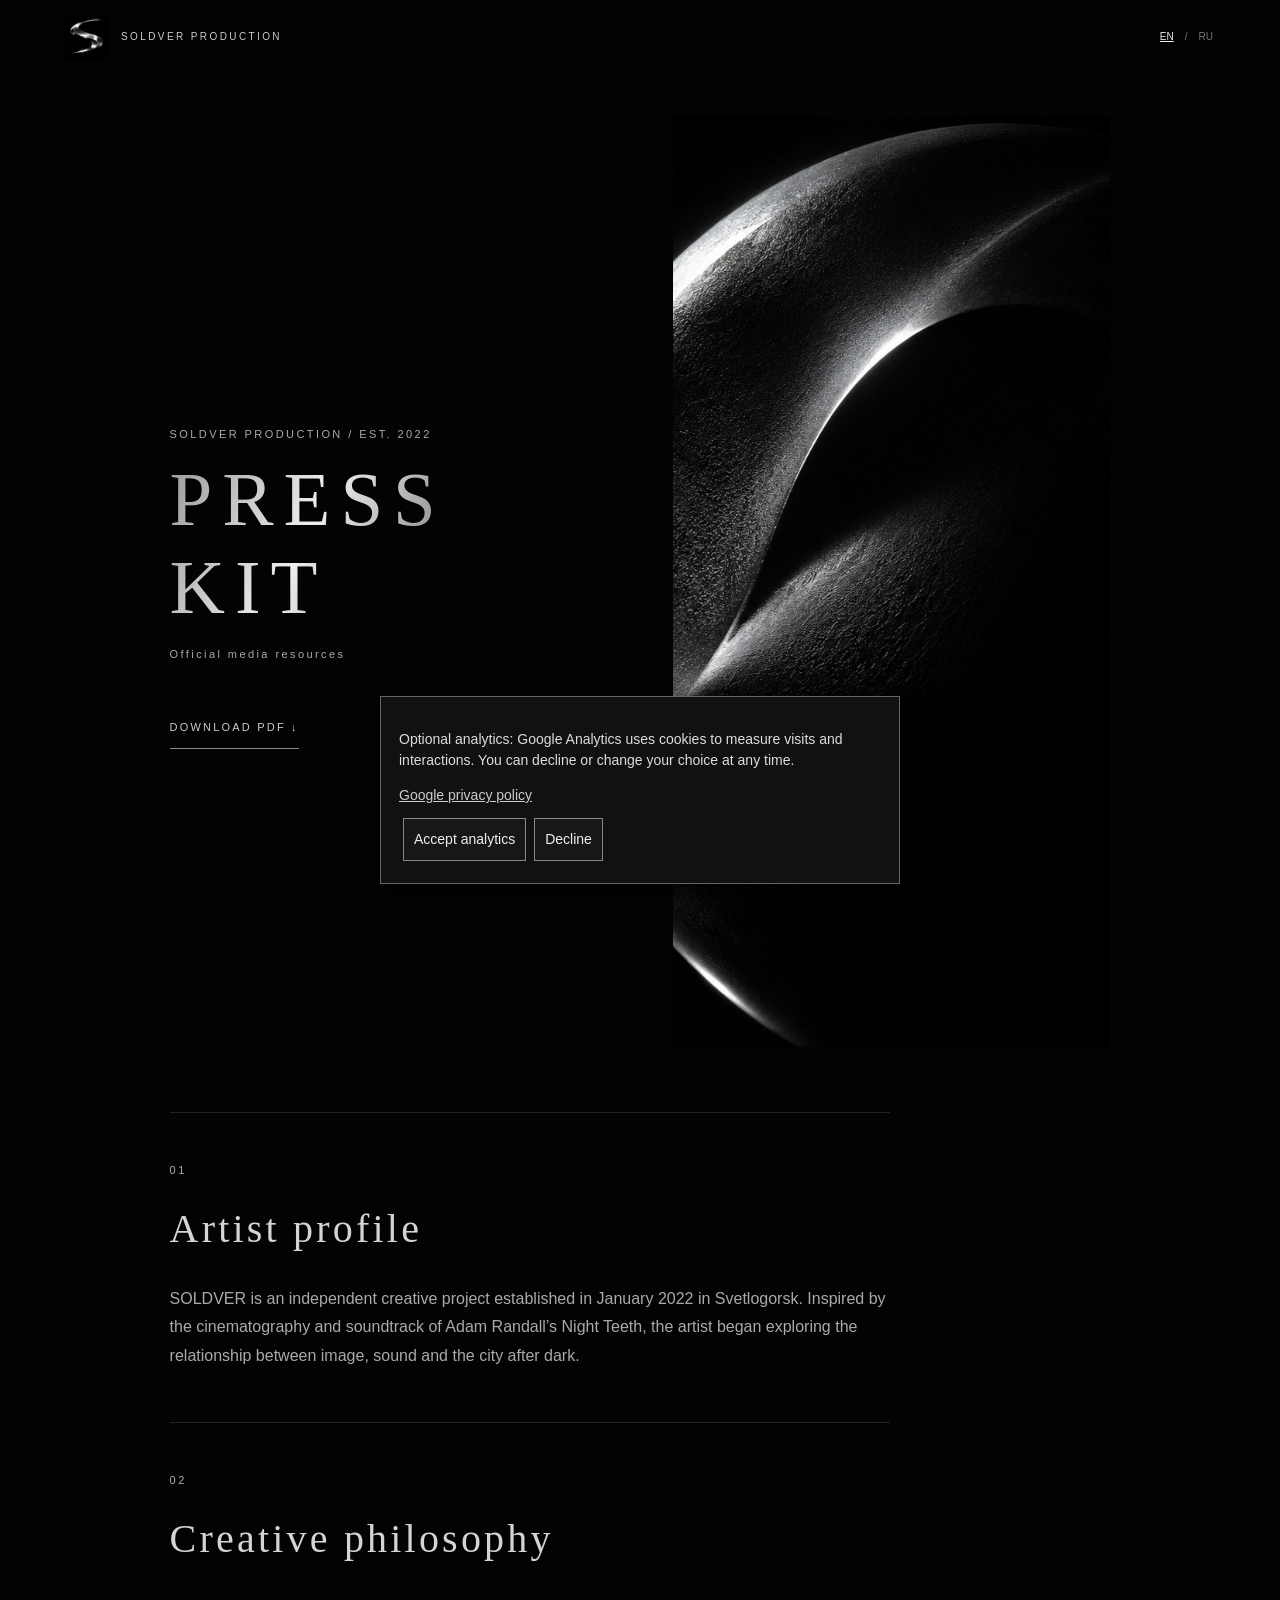
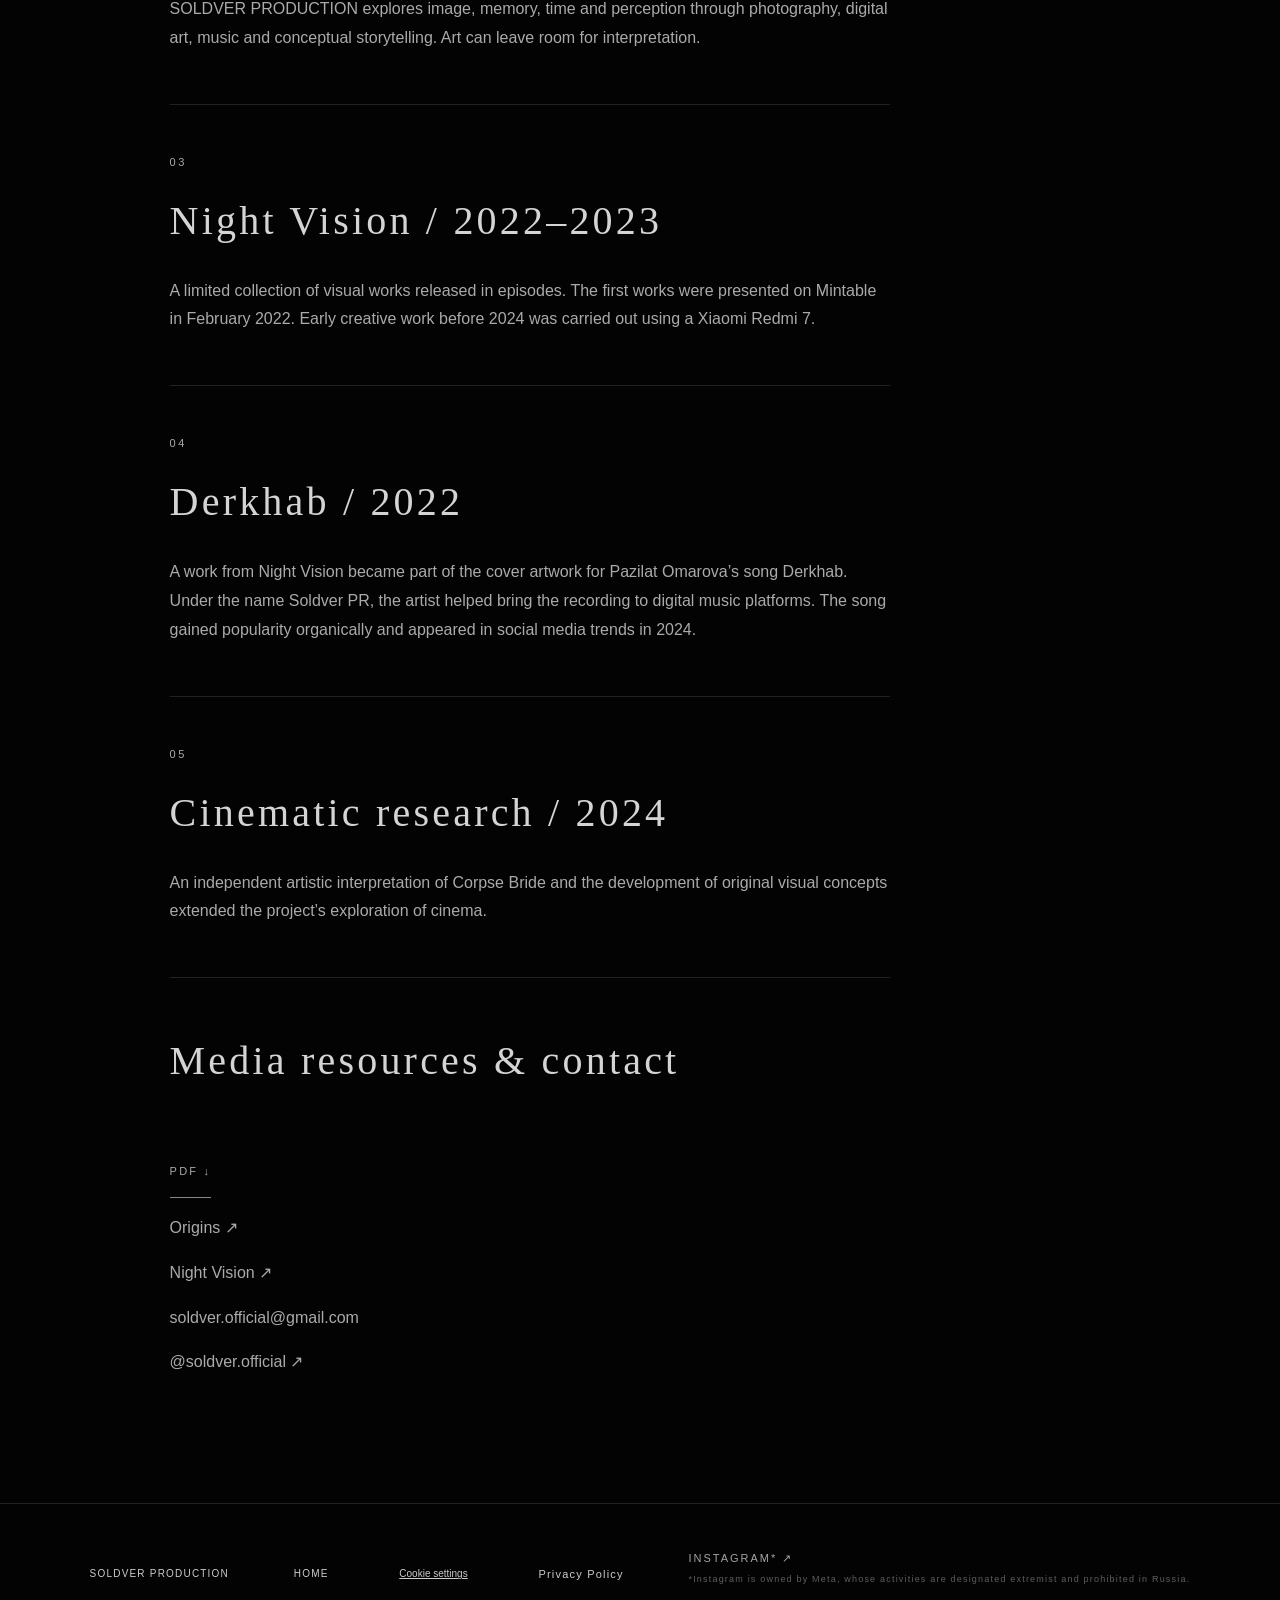
<file: press/index.html>
<!DOCTYPE html>
<html lang="en"><head><meta charset="utf-8"/><meta content="width=device-width,initial-scale=1" name="viewport"/><title>PRESS KIT — SOLDVER PRODUCTION</title><meta content="Official media resources — SOLDVER PRODUCTION" name="description"/><link href="/favicon.ico" rel="icon"/><link href="/apple-touch-icon.png" rel="apple-touch-icon"/><link href="/style.css" rel="stylesheet"/><link href="https://soldver.com/press/" rel="canonical"/><link href="https://soldver.com/press/" hreflang="en" rel="alternate"/><link href="https://soldver.com/ru/press/" hreflang="ru" rel="alternate"/><link href="https://soldver.com/press/" hreflang="x-default" rel="alternate"/><meta content="website" property="og:type"/><meta content="PRESS KIT — SOLDVER PRODUCTION" property="og:title"/><meta content="Official media resources — SOLDVER PRODUCTION" property="og:description"/><meta content="https://soldver.com/press/" property="og:url"/><meta content="https://soldver.com/origins-photo.jpg" property="og:image"/><script defer="" src="/origins.js"></script><style>.origin-main{max-width:1120px;margin:auto;padding:115px 7% 75px}.origin-head{display:grid;grid-template-columns:1fr 1fr;gap:7%;align-items:center;margin-bottom:65px}.origin-head img{display:block;width:100%;height:auto}.origin-head h1{font-size:clamp(35px,6vw,78px);overflow-wrap:anywhere}.origin-chapter{max-width:720px;border-top:1px solid #222;padding:35px 0;color:#aaa;line-height:1.8}.origin-chapter h2{font-size:clamp(24px,4vw,40px);margin:12px 0 20px;letter-spacing:.08em}.origin-footer{flex-wrap:wrap;gap:20px;align-items:center}.origin-lang a{padding:8px 3px}.origin-lang a[aria-current]{color:#eee;text-decoration:underline}@media(max-width:650px){.origin-head{grid-template-columns:1fr;gap:28px}.origin-main{padding:100px 6% 55px}}</style></head><body><header><a class="brand" href="/"><img alt="" src="/icon-512.png"/>SOLDVER PRODUCTION</a><div class="languages origin-lang"><a aria-current="page" href="/press/">EN</a><span>/</span><a href="/ru/press/">RU</a></div></header><main class="origin-main"><div class="origin-head"><div><p class="kicker">SOLDVER PRODUCTION / EST. 2022</p><h1>PRESS KIT</h1><p class="kicker">Official media resources</p><a class="link" href="/media/soldver-press-kit-en.pdf">DOWNLOAD PDF ↓</a></div><img alt="" src="/sculpture.jpg"/></div><section class="origin-chapter"><p class="kicker">01</p><h2>Artist profile</h2><p>SOLDVER is an independent creative project established in January 2022 in Svetlogorsk. Inspired by the cinematography and soundtrack of Adam Randall’s Night Teeth, the artist began exploring the relationship between image, sound and the city after dark.</p></section><section class="origin-chapter"><p class="kicker">02</p><h2>Creative philosophy</h2><p>SOLDVER PRODUCTION explores image, memory, time and perception through photography, digital art, music and conceptual storytelling. Art can leave room for interpretation.</p></section><section class="origin-chapter"><p class="kicker">03</p><h2>Night Vision / 2022–2023</h2><p>A limited collection of visual works released in episodes. The first works were presented on Mintable in February 2022. Early creative work before 2024 was carried out using a Xiaomi Redmi 7.</p></section><section class="origin-chapter"><p class="kicker">04</p><h2>Derkhab / 2022</h2><p>A work from Night Vision became part of the cover artwork for Pazilat Omarova’s song Derkhab. Under the name Soldver PR, the artist helped bring the recording to digital music platforms. The song gained popularity organically and appeared in social media trends in 2024.</p></section><section class="origin-chapter"><p class="kicker">05</p><h2>Cinematic research / 2024</h2><p>An independent artistic interpretation of Corpse Bride and the development of original visual concepts extended the project’s exploration of cinema.</p></section><section class="origin-chapter"><h2>Media resources &amp; contact</h2><p><a class="link" href="/media/soldver-press-kit-en.pdf">PDF ↓</a></p><p><a href="/origins/">Origins ↗</a></p><p><a href="/#night">Night Vision ↗</a></p><p><a href="mailto:soldver.official@gmail.com">soldver.official@gmail.com</a></p><p><a href="https://www.instagram.com/soldver.official/">@soldver.official ↗</a></p></section></main><footer class="origin-footer">SOLDVER PRODUCTION <a href="/">HOME</a></footer></body></html>
</file>
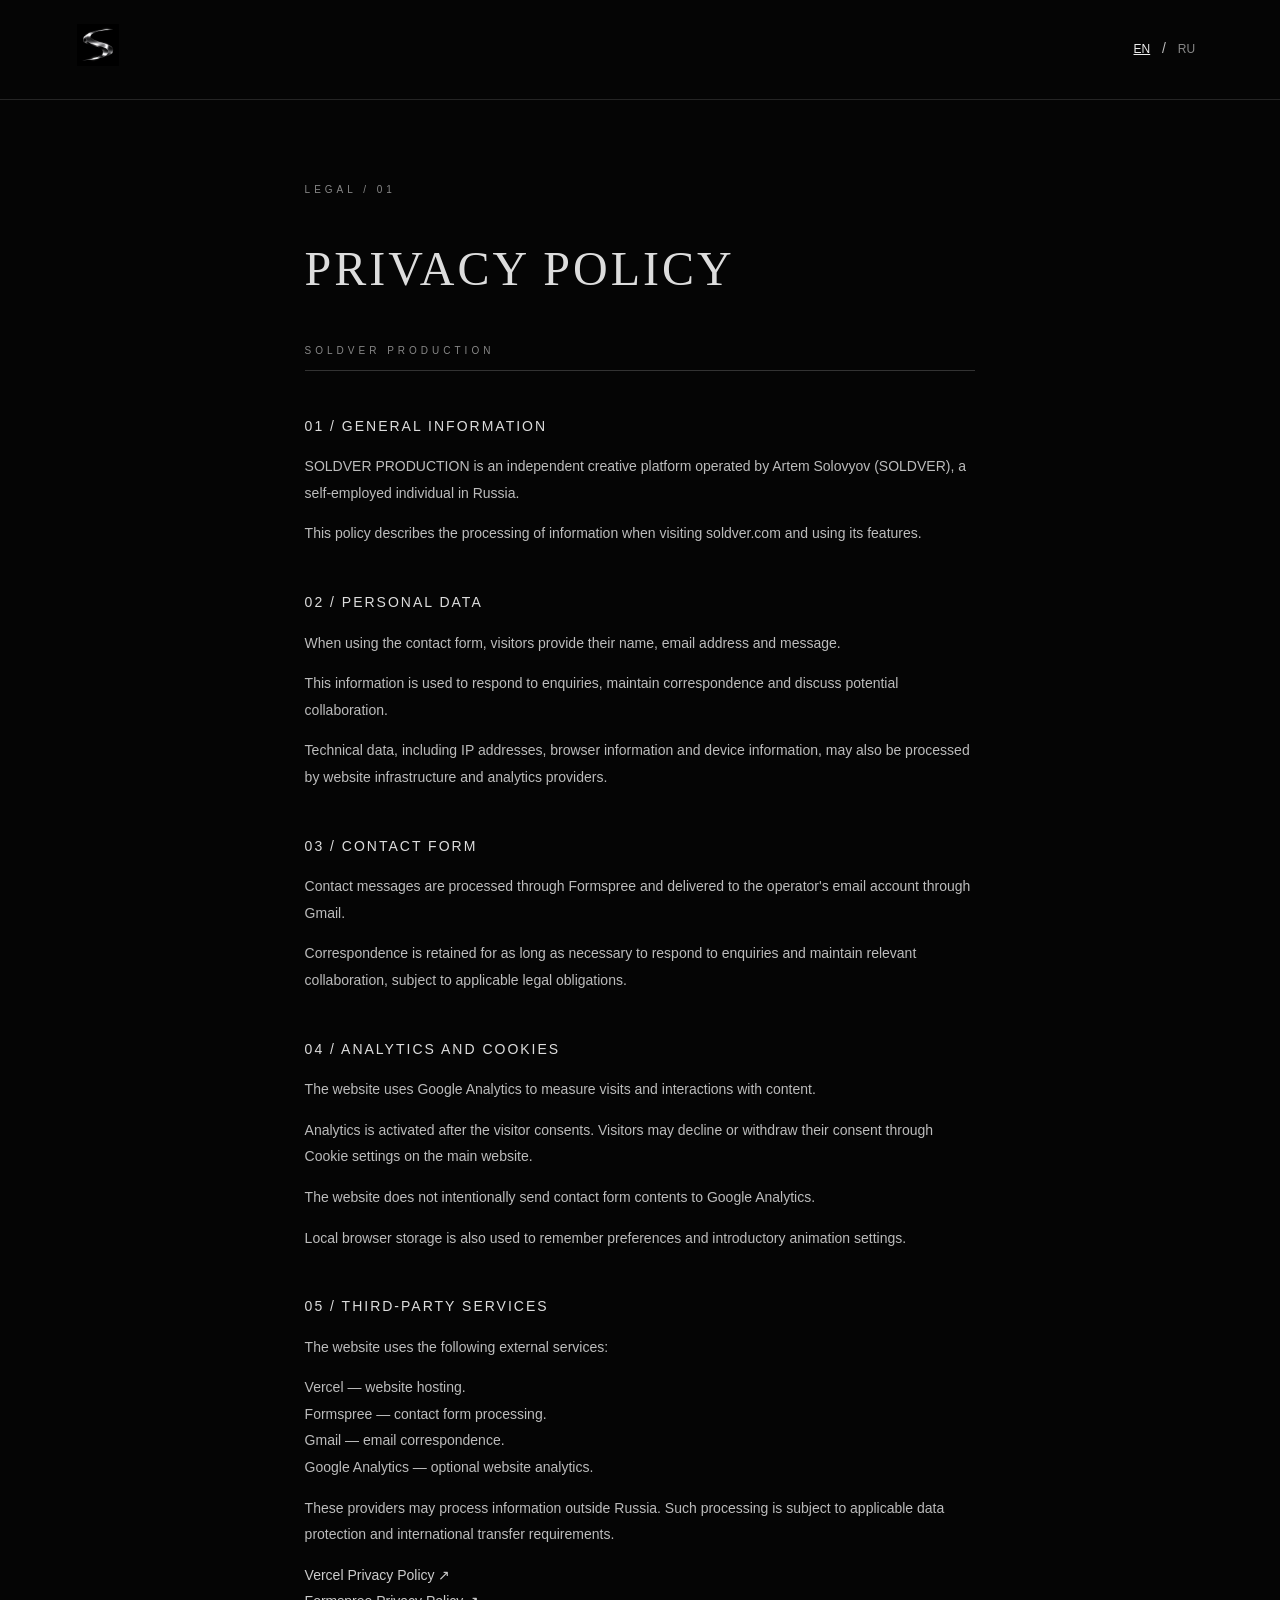
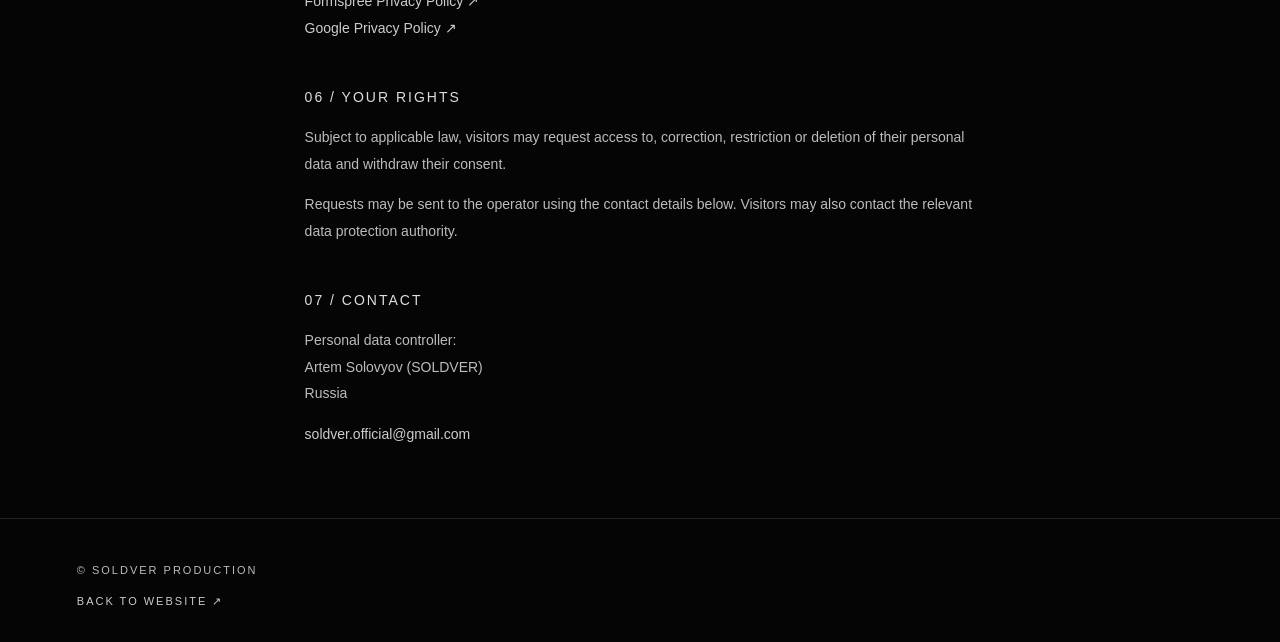
<file: privacy/index.html>
<!DOCTYPE html>
<html lang="en">
<head>
<meta charset="UTF-8">
<meta name="viewport" content="width=device-width, initial-scale=1">
<title>Privacy Policy — SOLDVER PRODUCTION</title>
<meta name="robots" content="noindex,follow">
<meta name="theme-color" content="#050505">
<link rel="icon" href="/favicon.ico">
<style>
*{box-sizing:border-box}
body{
margin:0;
background:#050505;
color:#bcbcbc;
font-family:Arial,sans-serif;
font-size:14px;
line-height:1.9;
}
header{
display:flex;
align-items:center;
justify-content:space-between;
padding:24px 6%;
border-bottom:1px solid #252525;
}
header img{width:42px;height:42px}
a{color:#ccc;text-decoration:none}
a:hover{color:#fff}
button{
border:0;
background:transparent;
color:#888;
font-size:12px;
cursor:pointer;
padding:8px;
}
button.active{color:#eee;text-decoration:underline}
main{
max-width:850px;
margin:auto;
padding:70px 7%;
}
h1{
font-family:Georgia,serif;
font-weight:400;
font-size:clamp(26px,5vw,48px);
letter-spacing:3px;
color:#ddd;
line-height:1.3;
}
h2{
font-size:14px;
font-weight:400;
letter-spacing:2px;
color:#ddd;
margin-top:42px;
}
.kicker{
font-size:10px;
letter-spacing:4px;
color:#888;
}
hr{border:0;border-top:1px solid #333}
footer{
padding:30px 6%;
border-top:1px solid #252525;
font-size:11px;
letter-spacing:2px;
}
[hidden]{display:none!important}
</style>
</head>
<body>

<header>
<a id="logo" href="/">
<img src="/icon-512.png" alt="SOLDVER">
</a>
<div>
<button id="enButton" onclick="setLanguage('en')">EN</button>
/
<button id="ruButton" onclick="setLanguage('ru')">RU</button>
</div>
</header>

<main>

<article id="en">

<p class="kicker">LEGAL / 01</p>
<h1>PRIVACY POLICY</h1>
<p class="kicker">SOLDVER PRODUCTION</p>
<hr>

<h2>01 / GENERAL INFORMATION</h2>
<p>SOLDVER PRODUCTION is an independent creative platform operated by Artem Solovyov (SOLDVER), a self-employed individual in Russia.</p>
<p>This policy describes the processing of information when visiting soldver.com and using its features.</p>

<h2>02 / PERSONAL DATA</h2>
<p>When using the contact form, visitors provide their name, email address and message.</p>
<p>This information is used to respond to enquiries, maintain correspondence and discuss potential collaboration.</p>
<p>Technical data, including IP addresses, browser information and device information, may also be processed by website infrastructure and analytics providers.</p>

<h2>03 / CONTACT FORM</h2>
<p>Contact messages are processed through Formspree and delivered to the operator's email account through Gmail.</p>
<p>Correspondence is retained for as long as necessary to respond to enquiries and maintain relevant collaboration, subject to applicable legal obligations.</p>

<h2>04 / ANALYTICS AND COOKIES</h2>
<p>The website uses Google Analytics to measure visits and interactions with content.</p>
<p>Analytics is activated after the visitor consents. Visitors may decline or withdraw their consent through Cookie settings on the main website.</p>
<p>The website does not intentionally send contact form contents to Google Analytics.</p>
<p>Local browser storage is also used to remember preferences and introductory animation settings.</p>

<h2>05 / THIRD-PARTY SERVICES</h2>
<p>The website uses the following external services:</p>
<p>Vercel — website hosting.<br>
Formspree — contact form processing.<br>
Gmail — email correspondence.<br>
Google Analytics — optional website analytics.</p>

<p>These providers may process information outside Russia. Such processing is subject to applicable data protection and international transfer requirements.</p>

<p>
<a href="https://vercel.com/legal/privacy-policy">Vercel Privacy Policy ↗</a><br>
<a href="https://formspree.io/legal/privacy-policy/">Formspree Privacy Policy ↗</a><br>
<a href="https://policies.google.com/privacy">Google Privacy Policy ↗</a>
</p>

<h2>06 / YOUR RIGHTS</h2>
<p>Subject to applicable law, visitors may request access to, correction, restriction or deletion of their personal data and withdraw their consent.</p>
<p>Requests may be sent to the operator using the contact details below. Visitors may also contact the relevant data protection authority.</p>

<h2>07 / CONTACT</h2>
<p>Personal data controller:<br>
Artem Solovyov (SOLDVER)<br>
Russia</p>

<a href="mailto:soldver.official@gmail.com">
soldver.official@gmail.com
</a>

</article>

<article id="ru" hidden>

<p class="kicker">LEGAL / 01</p>
<h1>ПОЛИТИКА КОНФИДЕНЦИАЛЬНОСТИ</h1>
<p class="kicker">SOLDVER PRODUCTION</p>
<hr>

<h2>01 / ОБЩИЕ ПОЛОЖЕНИЯ</h2>
<p>SOLDVER PRODUCTION — независимая творческая платформа Артёма Соловьёва (SOLDVER), осуществляющего деятельность в России в качестве самозанятого.</p>
<p>Настоящая политика описывает обработку информации при посещении сайта soldver.com и использовании его функций.</p>

<h2>02 / ПЕРСОНАЛЬНЫЕ ДАННЫЕ</h2>
<p>При использовании контактной формы посетитель предоставляет имя, адрес электронной почты и содержание сообщения.</p>
<p>Данные используются для обработки обращений, ведения переписки и обсуждения возможного сотрудничества.</p>
<p>Инфраструктурные и аналитические сервисы также могут обрабатывать технические сведения, включая IP-адрес, информацию о браузере и устройстве.</p>

<h2>03 / КОНТАКТНАЯ ФОРМА</h2>
<p>Сообщения обрабатываются посредством сервиса Formspree и доставляются на электронную почту оператора через Gmail.</p>
<p>Переписка хранится в течение времени, необходимого для обработки обращений и развития сотрудничества, с учётом требований применимого законодательства.</p>

<h2>04 / АНАЛИТИКА И COOKIES</h2>
<p>Сайт использует Google Analytics для анализа посещаемости и взаимодействия посетителей с контентом.</p>
<p>Аналитика активируется после получения согласия посетителя. Отказаться от аналитики или отозвать согласие можно через настройки cookies на основном сайте.</p>
<p>Содержимое контактной формы намеренно не передаётся в Google Analytics.</p>
<p>Локальное хранилище браузера также используется для запоминания настроек посетителя и состояния вступительной анимации.</p>

<h2>05 / СТОРОННИЕ СЕРВИСЫ</h2>
<p>Для функционирования сайта используются:</p>
<p>Vercel — размещение сайта.<br>
Formspree — обработка контактных сообщений.<br>
Gmail — электронная переписка.<br>
Google Analytics — необязательная аналитика.</p>

<p>Указанные сервисы могут обрабатывать информацию за пределами России. Такая обработка подпадает под применимые требования законодательства о персональных данных и трансграничной передаче.</p>

<p>
<a href="https://vercel.com/legal/privacy-policy">Политика Vercel ↗</a><br>
<a href="https://formspree.io/legal/privacy-policy/">Политика Formspree ↗</a><br>
<a href="https://policies.google.com/privacy">Политика Google ↗</a>
</p>

<h2>06 / ПРАВА ПОСЕТИТЕЛЕЙ</h2>
<p>В соответствии с применимым законодательством посетители вправе запрашивать информацию об обработке персональных данных, их уточнение, ограничение обработки или удаление, а также отзывать согласие.</p>
<p>Соответствующие запросы можно направить оператору. Посетитель также вправе обратиться в уполномоченный орган по защите персональных данных.</p>

<h2>07 / КОНТАКТЫ</h2>
<p>Оператор персональных данных:<br>
Артём Соловьёв (SOLDVER)<br>
Россия</p>

<a href="mailto:soldver.official@gmail.com">
soldver.official@gmail.com
</a>

</article>

</main>

<footer>
<p>© SOLDVER PRODUCTION</p>
<a id="back" href="/">BACK TO WEBSITE ↗</a>
</footer>

<script>
function setLanguage(lang){
const ru=lang==='ru';
document.documentElement.lang=lang;
document.getElementById('en').hidden=ru;
document.getElementById('ru').hidden=!ru;
document.getElementById('enButton').classList.toggle('active',!ru);
document.getElementById('ruButton').classList.toggle('active',ru);
document.getElementById('back').href=ru?'/ru/':'/';
document.getElementById('logo').href=ru?'/ru/':'/';
document.getElementById('back').textContent=ru?'ВЕРНУТЬСЯ НА САЙТ ↗':'BACK TO WEBSITE ↗';
document.title=ru?'Политика конфиденциальности — SOLDVER PRODUCTION':'Privacy Policy — SOLDVER PRODUCTION';
}
setLanguage(new URLSearchParams(location.search).get('lang')==='ru'?'ru':'en');
</script>

</body>
</html>
</file>
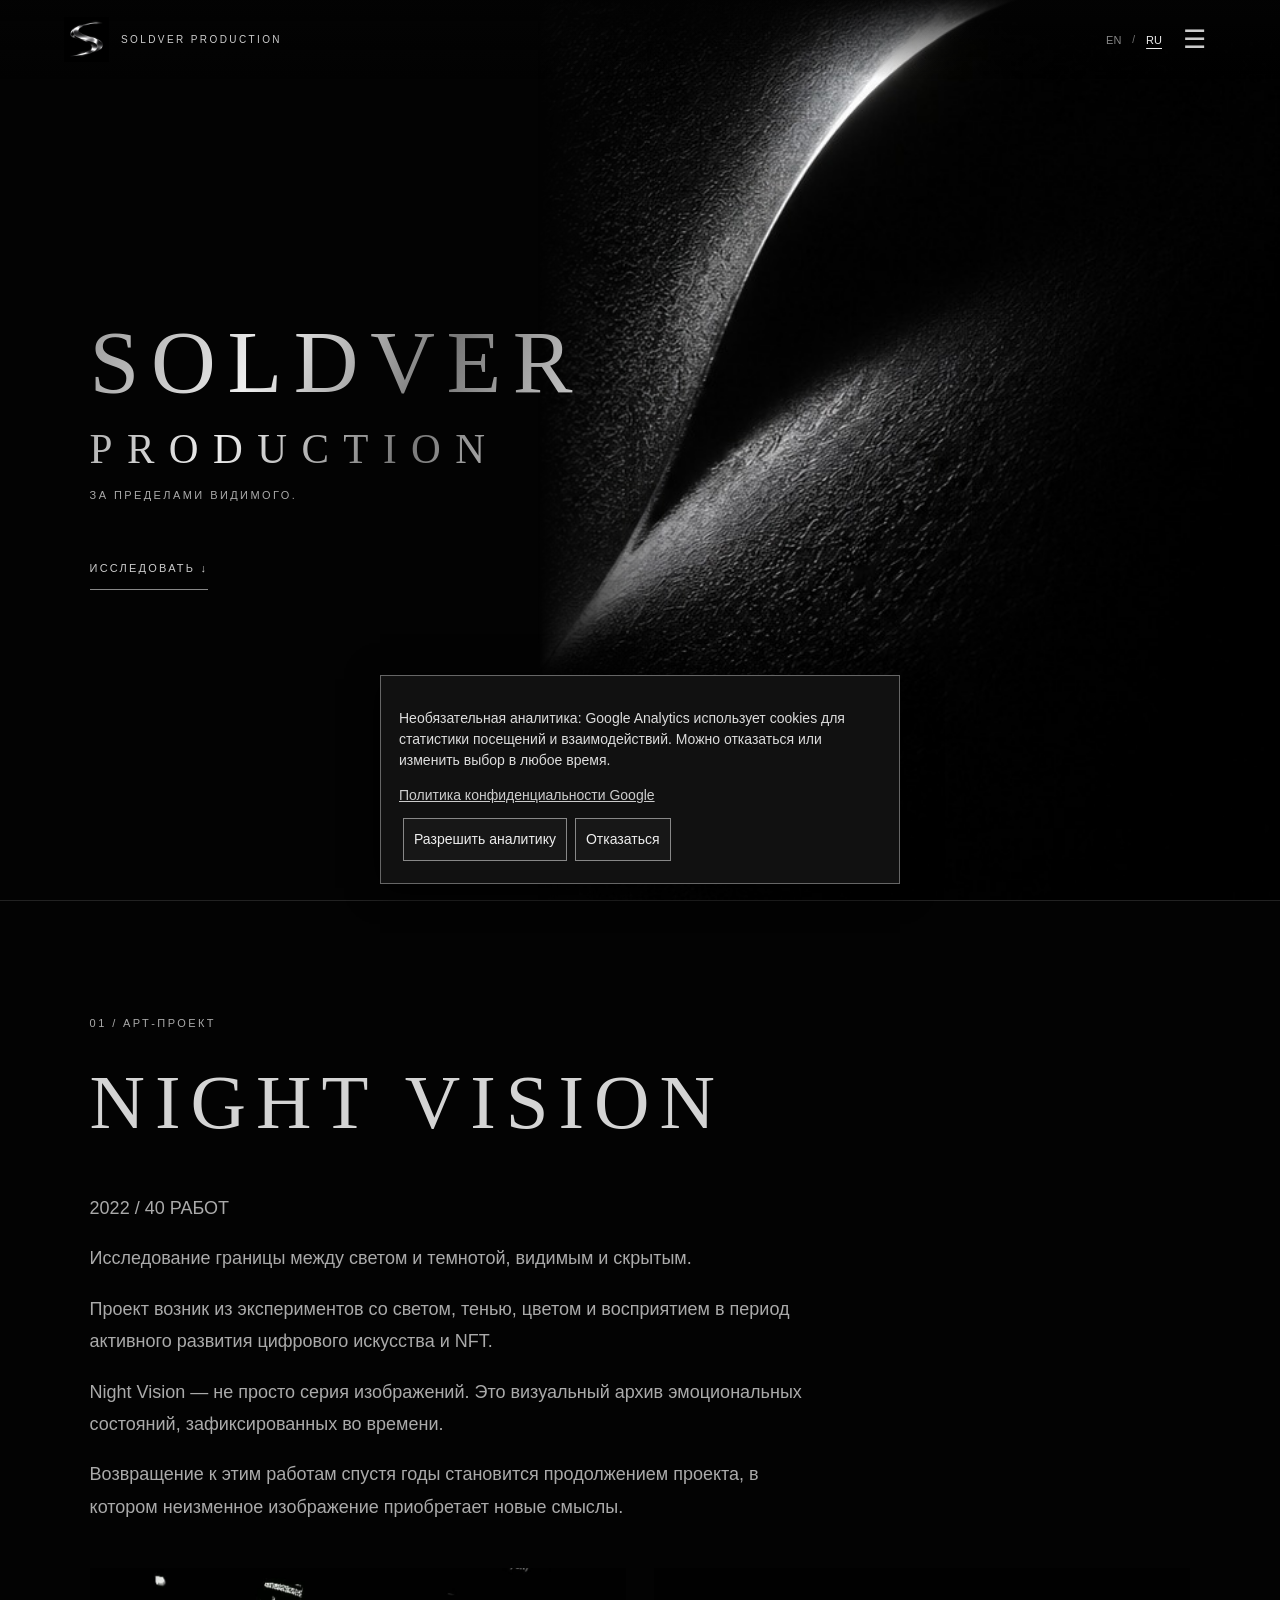
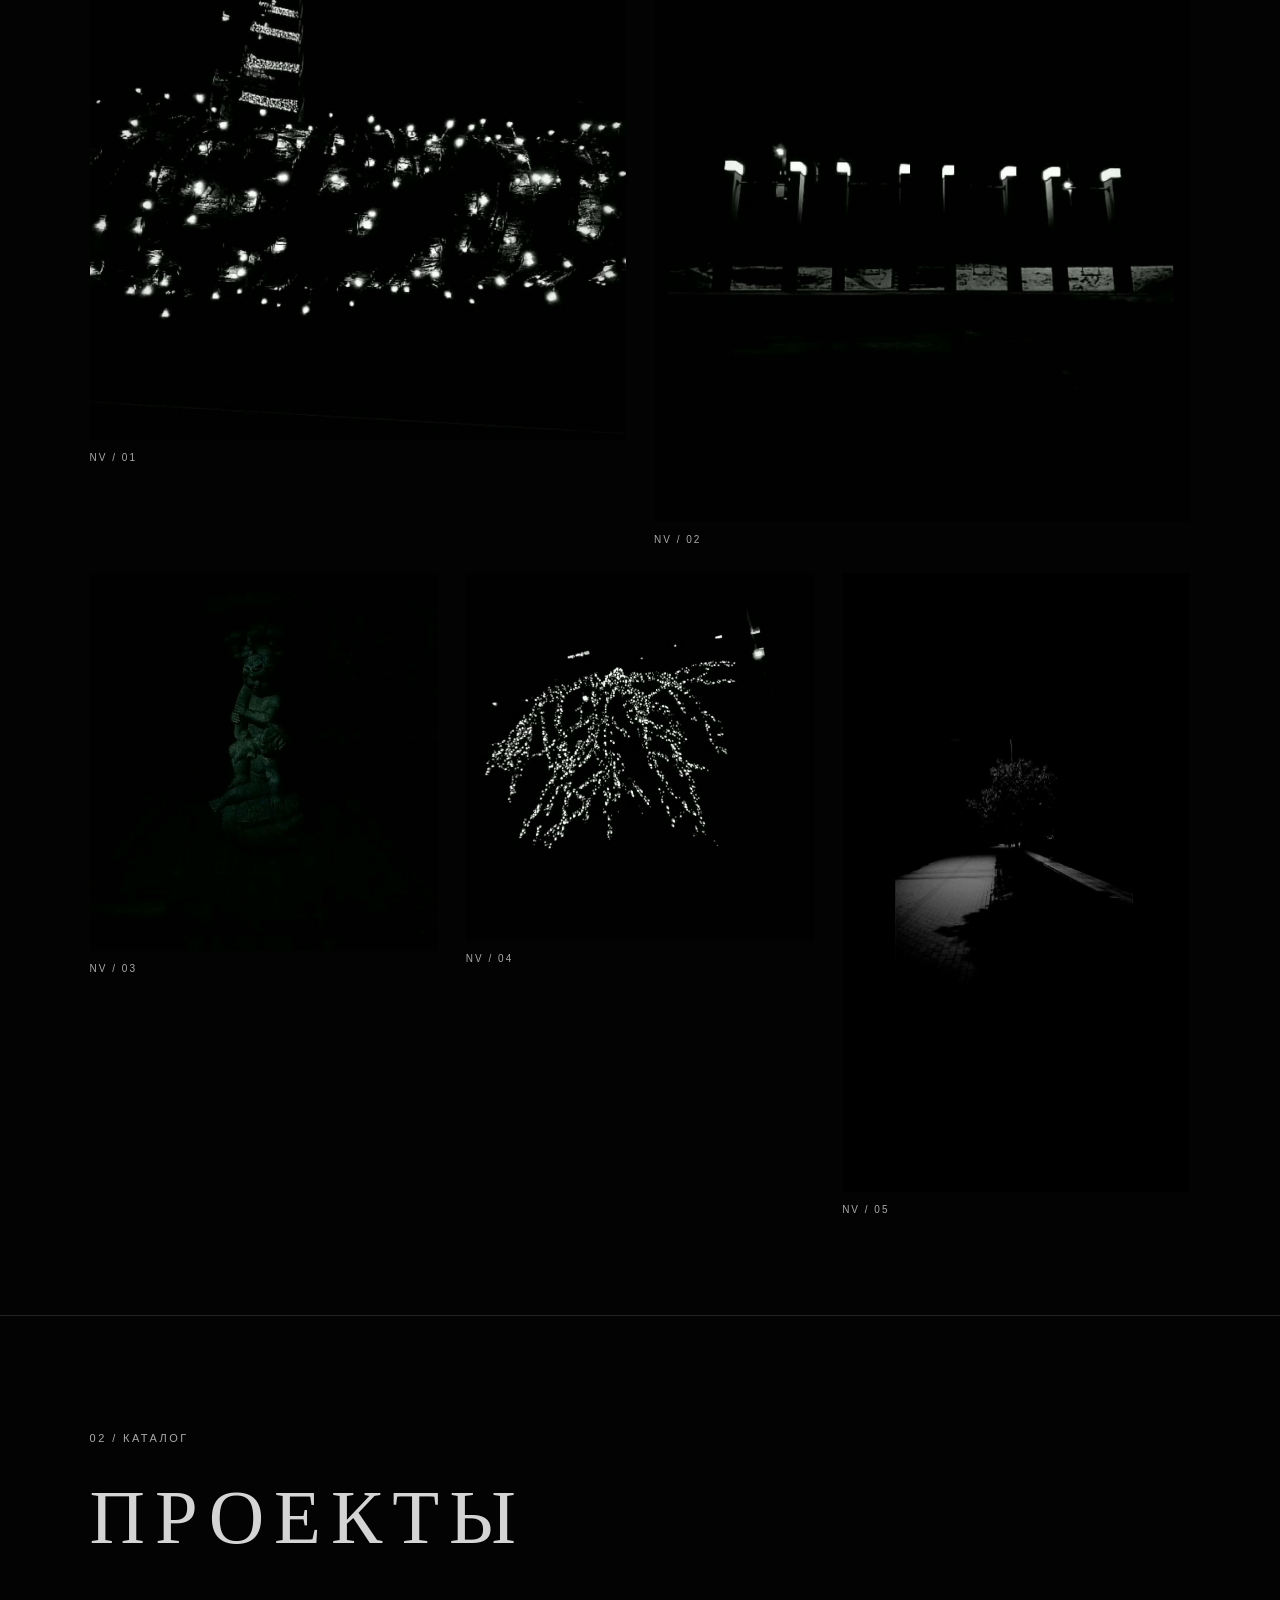
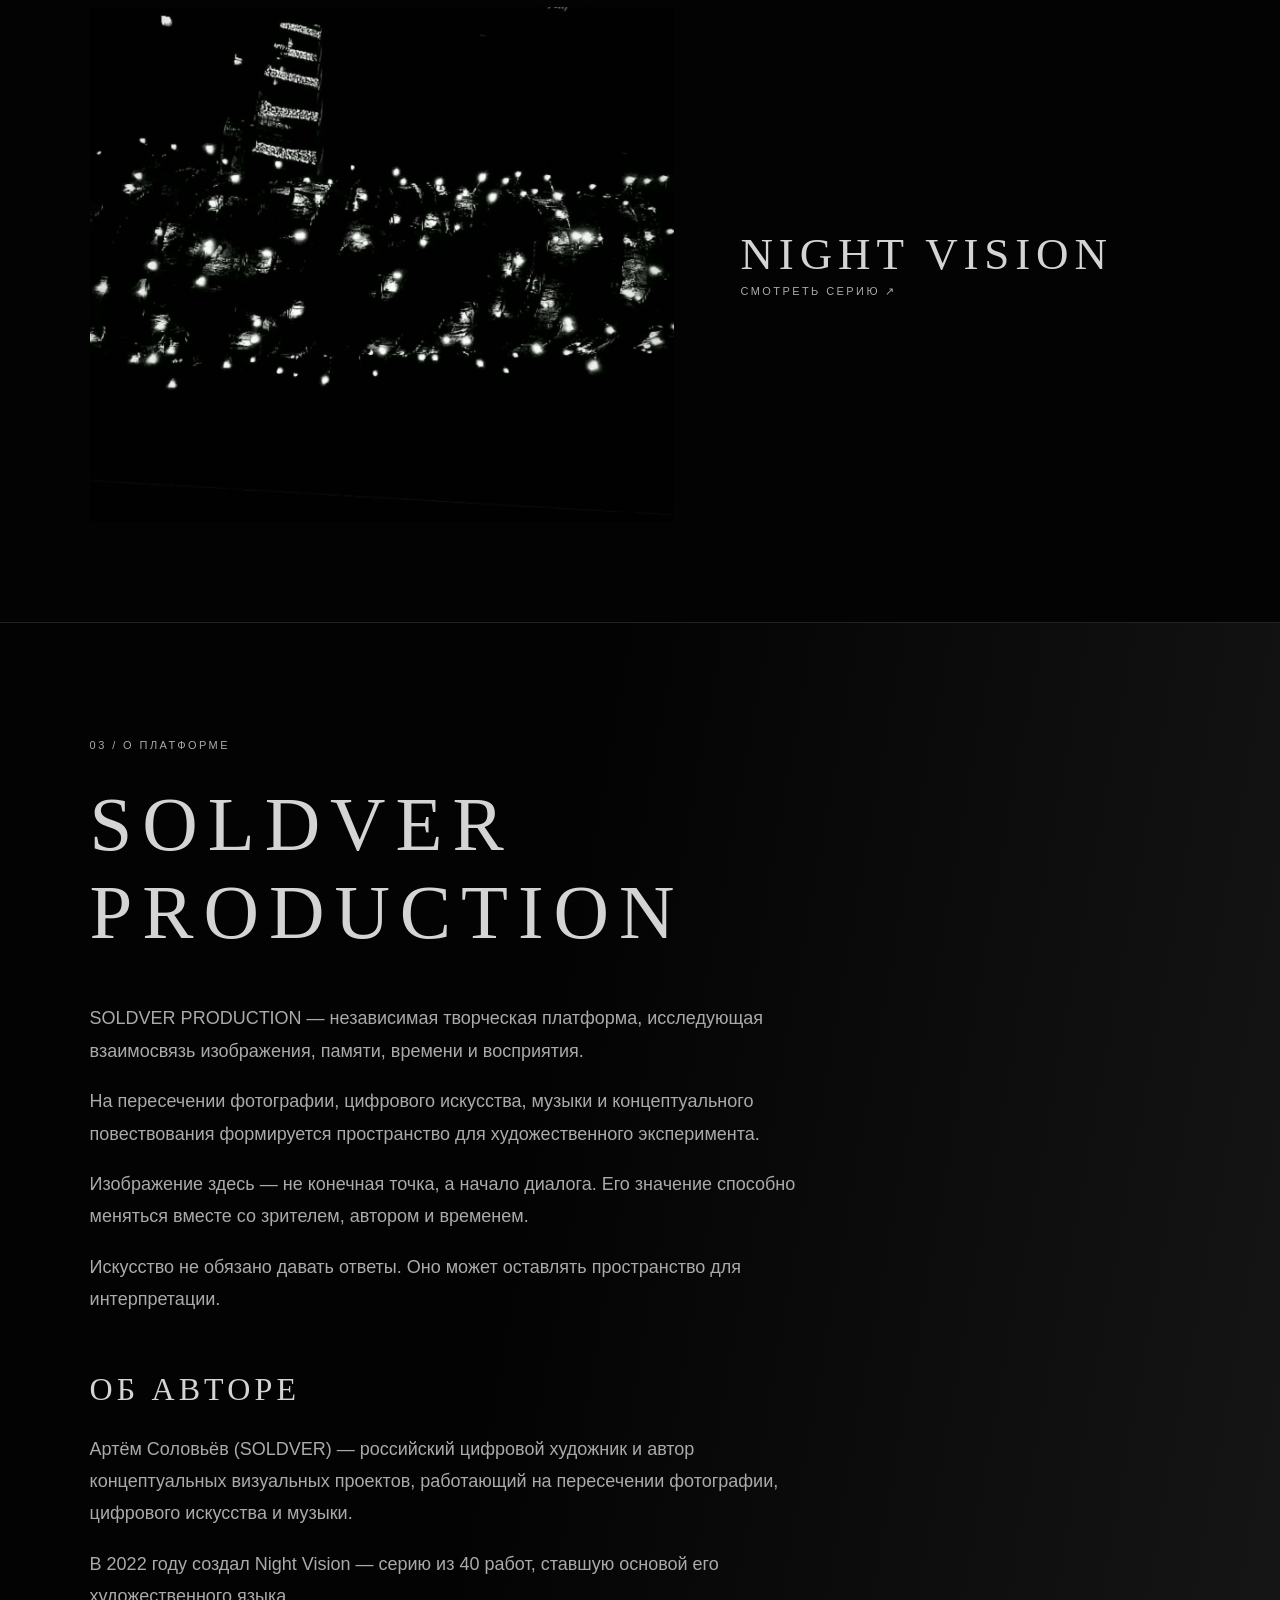
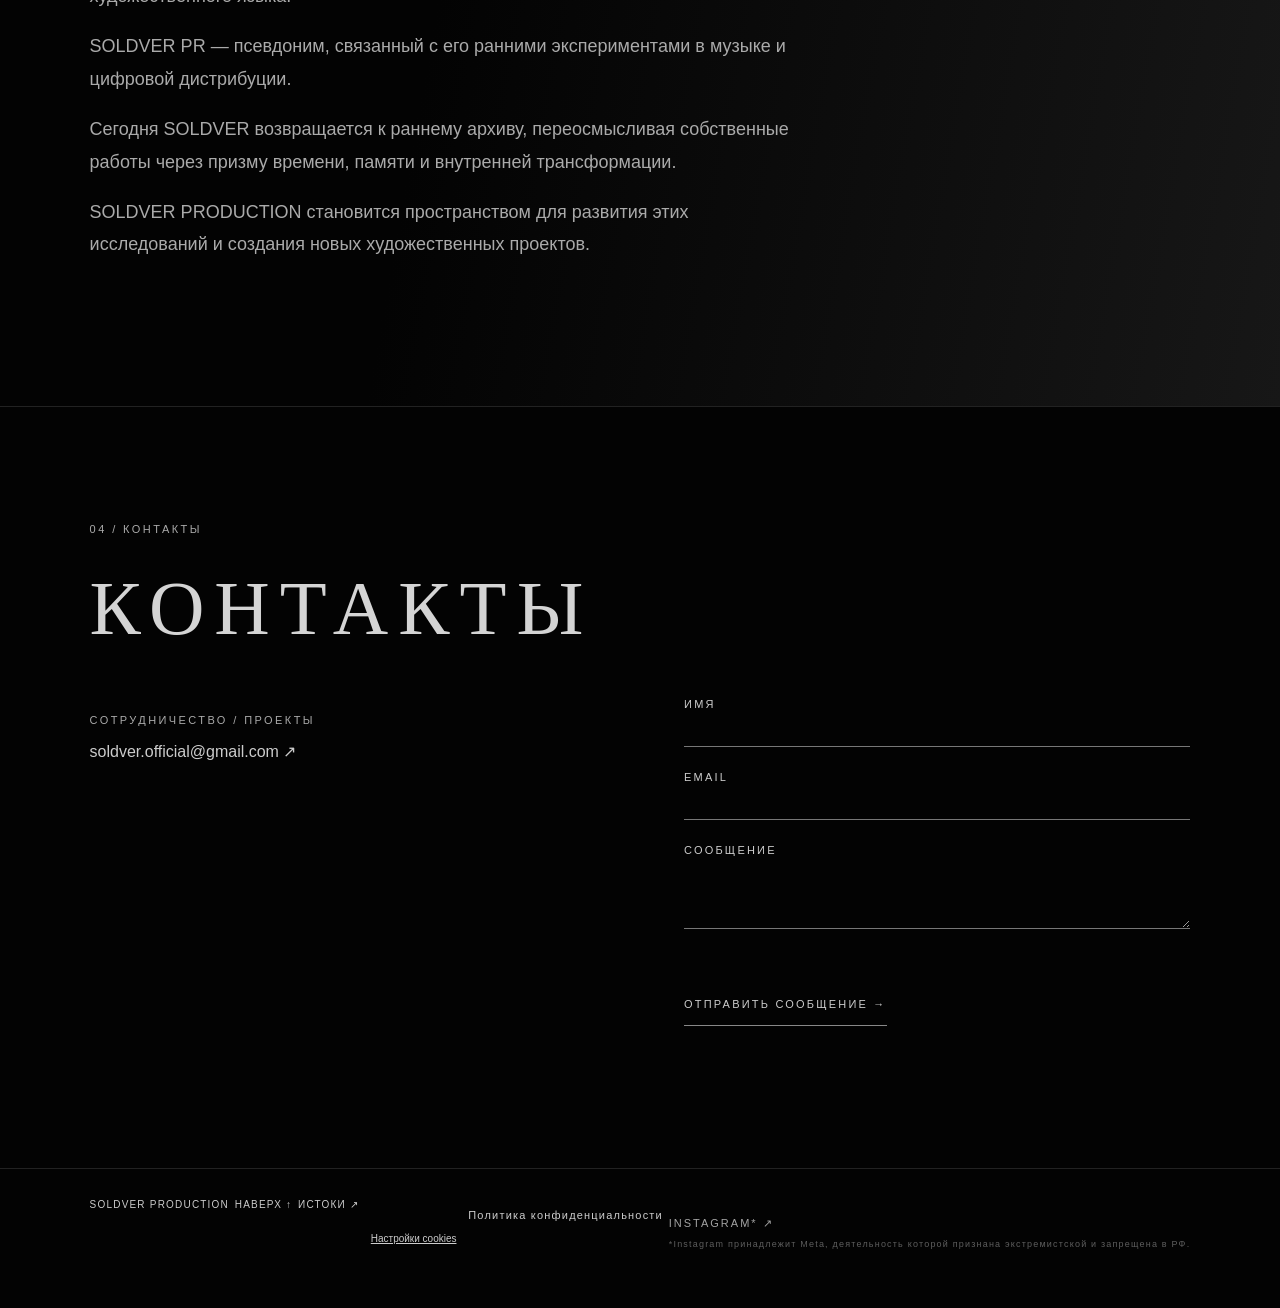
<file: ru/index.html>
<!DOCTYPE html>
<html lang="ru">
<head>
<meta charset="utf-8">
<meta name="viewport" content="width=device-width,initial-scale=1">

<title>SOLDVER PRODUCTION — Артём Соловьёв | Night Vision</title>

<meta name="description" content="Независимая творческая платформа Артёма Соловьёва (SOLDVER). Цифровое искусство, фотография и проект Night Vision — серия из 40 работ, созданная в 2022 году.">

<link rel="icon" href="/favicon.ico">
<link rel="apple-touch-icon" href="/apple-touch-icon.png">
<link rel="stylesheet" href="/style.css">
<script defer src="/script.js"></script>

<link rel="canonical" href="https://soldver.com/ru/">
<link rel="alternate" hreflang="en" href="https://soldver.com/">
<link rel="alternate" hreflang="ru" href="https://soldver.com/ru/">
<link rel="alternate" hreflang="x-default" href="https://soldver.com/">

<meta property="og:type" content="website">
<meta property="og:site_name" content="SOLDVER PRODUCTION">
<meta property="og:title" content="SOLDVER PRODUCTION — Артём Соловьёв | Night Vision">
<meta property="og:description" content="Независимая творческая платформа Артёма Соловьёва (SOLDVER). Цифровое искусство, фотография и проект Night Vision (2022).">
<meta property="og:url" content="https://soldver.com/ru/">
<meta property="og:locale" content="ru_RU">
<meta property="og:locale:alternate" content="en_GB">
<meta property="og:image" content="https://soldver.com/social-preview.jpg">
<meta property="og:image:width" content="1200">
<meta property="og:image:height" content="630">
<meta property="og:image:alt" content="SOLDVER PRODUCTION — Beyond the Visible">

<meta name="twitter:card" content="summary_large_image">
<meta name="twitter:title" content="SOLDVER PRODUCTION — Артём Соловьёв | Night Vision">
<meta name="twitter:description" content="Независимая творческая платформа Артёма Соловьёва (SOLDVER). Цифровое искусство, фотография и проект Night Vision (2022).">
<meta name="twitter:image" content="https://soldver.com/social-preview.jpg">

<script type="application/ld+json">
{
  "@context": "https://schema.org",
  "@graph": [
    {
      "@type": "Person",
      "@id": "https://soldver.com/#artist",
      "name": "Артём Соловьёв",
      "alternateName": [
        "SOLDVER",
        "Artem Solovyov",
        "SOLDVER PR"
      ],
      "url": "https://soldver.com/#about",
      "jobTitle": "Цифровой художник",
      "description": "Независимый цифровой художник и автор концептуальных визуальных проектов, работающий на пересечении фотографии, цифрового искусства, кинематографа и музыки. Автор проекта Night Vision и создатель SOLDVER PRODUCTION.",
      "disambiguatingDescription": "Визуальный автор, известный под псевдонимом SOLDVER, создатель художественного проекта Night Vision. SOLDVER PR — псевдоним, связанный с его музыкальной деятельностью.",
      "knowsAbout": [
        "Концептуальное искусство",
        "Цифровое искусство",
        "Фотография",
        "Визуальное повествование",
        "Кинематограф",
        "Музыкальная дистрибуция"
      ],
      "sameAs": [
        "https://www.instagram.com/soldver.official/",
        "https://open.spotify.com/artist/2HLTMVkpBUzhW2MsIv3aL5",
        "https://medium.com/@soldver.official",
        "https://artists.ru/profile/artyom-solovyov-55472",
        "https://musicbrainz.org/artist/f005d535-30fc-4a23-bfb7-0bdf28dfa29b"
      ]
    },
    {
      "@type": "WebSite",
      "@id": "https://soldver.com/#website",
      "name": "SOLDVER PRODUCTION",
      "alternateName": "SOLDVER",
      "url": "https://soldver.com/",
      "description": "Независимая творческая платформа, исследующая взаимосвязь изображения, памяти, времени и восприятия.",
      "inLanguage": ["en", "ru"],
      "creator": {
        "@id": "https://soldver.com/#artist"
      },
      "publisher": {
        "@id": "https://soldver.com/#artist"
      }
    },
    {
      "@type": "WebPage",
      "@id": "https://soldver.com/ru/#webpage",
      "url": "https://soldver.com/ru/",
      "name": "SOLDVER PRODUCTION — Артём Соловьёв | Night Vision",
      "isPartOf": {
        "@id": "https://soldver.com/#website"
      },
      "about": [
        {
          "@id": "https://soldver.com/#artist"
        },
        {
          "@id": "https://soldver.com/#night"
        }
      ],
      "inLanguage": "ru"
    },
    {
      "@type": "CreativeWork",
      "@id": "https://soldver.com/#night",
      "name": "Night Vision",
      "url": "https://soldver.com/#night",
      "dateCreated": "2022",
      "description": "Концептуальный визуальный проект, созданный в 2022 году и объединяющий 40 работ, посвящённых исследованию света, темноты, цвета, памяти и человеческого восприятия.",
      "genre": [
        "Концептуальное искусство",
        "Цифровое искусство",
        "Фотография"
      ],
      "creator": {
        "@id": "https://soldver.com/#artist"
      },
      "subjectOf": {
        "@type": "WebPage",
        "@id": "https://soldver.com/archive/#webpage",
        "url": "https://soldver.com/archive/",
        "name": "Архив Night Vision"
      },
      "image": [
        "https://soldver.com/nv-01.jpg",
        "https://soldver.com/nv-02.jpg",
        "https://soldver.com/nv-03.jpg",
        "https://soldver.com/nv-04.jpg",
        "https://soldver.com/nv-05.jpg"
      ]
    }
  ]
}
</script>

</head>

<body>

<div aria-hidden="true" id="splash">
<img alt="" src="/icon-512.png">
</div>

<header>

<a class="brand" href="#home">
<img alt="" src="/icon-512.png">
SOLDVER PRODUCTION
</a>

<div class="header-actions">

<div aria-label="Language" class="languages" role="group">
<button aria-pressed="false" data-lang="en" type="button">EN</button>
<span>/</span>
<button aria-pressed="true" data-lang="ru" type="button">RU</button>
</div>

<button aria-controls="nav" aria-expanded="false" aria-label="Меню" id="menu">☰</button>

</div>

</header>

<nav hidden id="nav">

<a data-en="01 / NIGHT VISION" data-ru="01 / NIGHT VISION" href="#night">01 / NIGHT VISION</a>

<a data-en="02 / PROJECTS" data-ru="02 / ПРОЕКТЫ" href="#projects">02 / ПРОЕКТЫ</a>

<a data-en="03 / ABOUT" data-ru="03 / О ПЛАТФОРМЕ" href="#about">03 / О ПЛАТФОРМЕ</a>

<a data-en="04 / CONTACT" data-ru="04 / КОНТАКТЫ" href="#contact">04 / КОНТАКТЫ</a>

<a href="/ru/origins/">05 / ИСТОКИ</a>

<a href="/ru/press/">06 / ПРЕСС-КИТ</a>

<a href="/ru/archive/">07 / АРХИВ</a>

</nav>

<main>

<section class="hero" id="home">

<div class="heroart"></div>

<div class="hero-copy">

<h1>SOLDVER<span>PRODUCTION</span></h1>

<p class="kicker" data-en="BEYOND THE VISIBLE." data-ru="ЗА ПРЕДЕЛАМИ ВИДИМОГО.">ЗА ПРЕДЕЛАМИ ВИДИМОГО.</p>

<a class="link" data-en="EXPLORE ↓" data-ru="ИССЛЕДОВАТЬ ↓" href="#night">ИССЛЕДОВАТЬ ↓</a>

</div>

</section>

<section class="section" id="night">

<p class="kicker" data-en="01 / ART PROJECT" data-ru="01 / АРТ-ПРОЕКТ">01 / АРТ-ПРОЕКТ</p>

<h2>NIGHT VISION</h2>

<div class="editorial">

<p data-en="2022 / 40 WORKS" data-ru="2022 / 40 РАБОТ">2022 / 40 РАБОТ</p>

<p data-en="An exploration of the boundary between light and darkness, the visible and the hidden." data-ru="Исследование границы между светом и темнотой, видимым и скрытым.">Исследование границы между светом и темнотой, видимым и скрытым.</p>

<p data-en="The project emerged from experiments with light, shadow, colour and perception during a period of rapid development in digital art and NFTs." data-ru="Проект возник из экспериментов со светом, тенью, цветом и восприятием в период активного развития цифрового искусства и NFT.">Проект возник из экспериментов со светом, тенью, цветом и восприятием в период активного развития цифрового искусства и NFT.</p>

<p data-en="Night Vision is more than a series of images. It is a visual archive of emotional states captured in time." data-ru="Night Vision — не просто серия изображений. Это визуальный архив эмоциональных состояний, зафиксированных во времени.">Night Vision — не просто серия изображений. Это визуальный архив эмоциональных состояний, зафиксированных во времени.</p>

<p data-en="Revisiting these works years later becomes a continuation of the project itself, allowing an unchanged image to acquire new meanings." data-ru="Возвращение к этим работам спустя годы становится продолжением проекта, в котором неизменное изображение приобретает новые смыслы.">Возвращение к этим работам спустя годы становится продолжением проекта, в котором неизменное изображение приобретает новые смыслы.</p>

</div>

<div class="gallery">

<figure>
<button aria-label="Посмотреть работу 01" class="work">
<img alt="Night Vision 01" loading="lazy" src="/nv-01.jpg">
</button>
<figcaption>NV / 01</figcaption>
</figure>

<figure>
<button aria-label="Посмотреть работу 02" class="work">
<img alt="Night Vision 02" loading="lazy" src="/nv-02.jpg">
</button>
<figcaption>NV / 02</figcaption>
</figure>

<figure>
<button aria-label="Посмотреть работу 03" class="work">
<img alt="Night Vision 03" loading="lazy" src="/nv-03.jpg">
</button>
<figcaption>NV / 03</figcaption>
</figure>

<figure>
<button aria-label="Посмотреть работу 04" class="work">
<img alt="Night Vision 04" loading="lazy" src="/nv-04.jpg">
</button>
<figcaption>NV / 04</figcaption>
</figure>

<figure>
<button aria-label="Посмотреть работу 05" class="work">
<img alt="Night Vision 05" loading="lazy" src="/nv-05.jpg">
</button>
<figcaption>NV / 05</figcaption>
</figure>

</div>

</section>

<section class="section" id="projects">

<p class="kicker" data-en="02 / INDEX" data-ru="02 / КАТАЛОГ">02 / КАТАЛОГ</p>

<h2 data-en="PROJECTS" data-ru="ПРОЕКТЫ">ПРОЕКТЫ</h2>

<a class="project" href="#night">

<img alt="Night Vision" loading="lazy" src="/nv-01.jpg">

<div>

<h3>NIGHT VISION</h3>

<span class="kicker" data-en="VIEW SERIES ↗" data-ru="СМОТРЕТЬ СЕРИЮ ↗">СМОТРЕТЬ СЕРИЮ ↗</span>

</div>

</a>

</section>

<section class="section about" id="about">

<p class="kicker" data-en="03 / ABOUT" data-ru="03 / О ПЛАТФОРМЕ">03 / О ПЛАТФОРМЕ</p>

<h2>SOLDVER<br>PRODUCTION</h2>

<div class="editorial">

<p data-en="SOLDVER PRODUCTION is an independent creative platform exploring the relationship between image, memory, time and perception." data-ru="SOLDVER PRODUCTION — независимая творческая платформа, исследующая взаимосвязь изображения, памяти, времени и восприятия.">SOLDVER PRODUCTION — независимая творческая платформа, исследующая взаимосвязь изображения, памяти, времени и восприятия.</p>

<p data-en="Working at the intersection of photography, digital art, music and conceptual storytelling, the platform creates a space for artistic experimentation." data-ru="На пересечении фотографии, цифрового искусства, музыки и концептуального повествования формируется пространство для художественного эксперимента.">На пересечении фотографии, цифрового искусства, музыки и концептуального повествования формируется пространство для художественного эксперимента.</p>

<p data-en="An image is not an endpoint, but the beginning of a dialogue. Its meaning evolves with the viewer, the artist and the passage of time." data-ru="Изображение здесь — не конечная точка, а начало диалога. Его значение способно меняться вместе со зрителем, автором и временем.">Изображение здесь — не конечная точка, а начало диалога. Его значение способно меняться вместе со зрителем, автором и временем.</p>

<p data-en="Art does not have to provide answers. It can leave room for interpretation." data-ru="Искусство не обязано давать ответы. Оно может оставлять пространство для интерпретации.">Искусство не обязано давать ответы. Оно может оставлять пространство для интерпретации.</p>

</div>

<h3 data-en="ABOUT THE ARTIST" data-ru="ОБ АВТОРЕ">ОБ АВТОРЕ</h3>

<div class="editorial">

<p data-en="Artem Solovyov (SOLDVER) is a Russian digital artist and creator of conceptual visual projects, working across photography, digital art and music." data-ru="Артём Соловьёв (SOLDVER) — российский цифровой художник и автор концептуальных визуальных проектов, работающий на пересечении фотографии, цифрового искусства и музыки.">Артём Соловьёв (SOLDVER) — российский цифровой художник и автор концептуальных визуальных проектов, работающий на пересечении фотографии, цифрового искусства и музыки.</p>

<p data-en="In 2022, he created Night Vision, a series of 40 works that laid the foundation for his artistic language." data-ru="В 2022 году создал Night Vision — серию из 40 работ, ставшую основой его художественного языка.">В 2022 году создал Night Vision — серию из 40 работ, ставшую основой его художественного языка.</p>

<p data-en="SOLDVER PR is the pseudonym associated with his earlier experiments in music and digital distribution." data-ru="SOLDVER PR — псевдоним, связанный с его ранними экспериментами в музыке и цифровой дистрибуции.">SOLDVER PR — псевдоним, связанный с его ранними экспериментами в музыке и цифровой дистрибуции.</p>

<p data-en="Today, SOLDVER revisits his early archive, reinterpreting his work through the lens of time, memory and personal transformation." data-ru="Сегодня SOLDVER возвращается к раннему архиву, переосмысливая собственные работы через призму времени, памяти и внутренней трансформации.">Сегодня SOLDVER возвращается к раннему архиву, переосмысливая собственные работы через призму времени, памяти и внутренней трансформации.</p>

<p data-en="SOLDVER PRODUCTION serves as an independent space for continuing these explorations and developing new artistic projects." data-ru="SOLDVER PRODUCTION становится пространством для развития этих исследований и создания новых художественных проектов.">SOLDVER PRODUCTION становится пространством для развития этих исследований и создания новых художественных проектов.</p>

</div>

</section>

<section class="section" id="contact">

<p class="kicker" data-en="04 / CONTACT" data-ru="04 / КОНТАКТЫ">04 / КОНТАКТЫ</p>

<h2 data-en="CONTACT" data-ru="КОНТАКТЫ">КОНТАКТЫ</h2>

<div class="contact">

<div>

<p class="kicker" data-en="COLLABORATION / PROJECTS" data-ru="СОТРУДНИЧЕСТВО / ПРОЕКТЫ">СОТРУДНИЧЕСТВО / ПРОЕКТЫ</p>

<a class="email" href="mailto:soldver.official@gmail.com">soldver.official@gmail.com ↗</a>

</div>

<form action="https://formspree.io/f/xgakqlvw" id="contactform" method="POST">

<label>
<span data-en="NAME" data-ru="ИМЯ">ИМЯ</span>
<input name="name" required>
</label>

<label>
<span data-en="EMAIL" data-ru="EMAIL">EMAIL</span>
<input name="email" required type="email">
</label>

<label>
<span data-en="MESSAGE" data-ru="СООБЩЕНИЕ">СООБЩЕНИЕ</span>
<textarea name="message" required rows="4"></textarea>
</label>

<input autocomplete="off" hidden name="_gotcha" tabindex="-1" type="text">

<button class="link" data-en="SEND MESSAGE →" data-ru="ОТПРАВИТЬ СООБЩЕНИЕ →" type="submit">ОТПРАВИТЬ СООБЩЕНИЕ →</button>

<p aria-live="polite" class="note" id="contactstatus" role="status"></p>

</form>

</div>

</section>

</main>

<footer>

SOLDVER PRODUCTION

<a data-en="BACK TO TOP ↑" data-ru="НАВЕРХ ↑" href="#home">НАВЕРХ ↑</a>

<a href="/ru/origins/">ИСТОКИ ↗</a>

</footer>

<dialog id="viewer">
<button aria-label="Закрыть">×</button>
<img alt="">
</dialog>

</body>
</html>
</file>
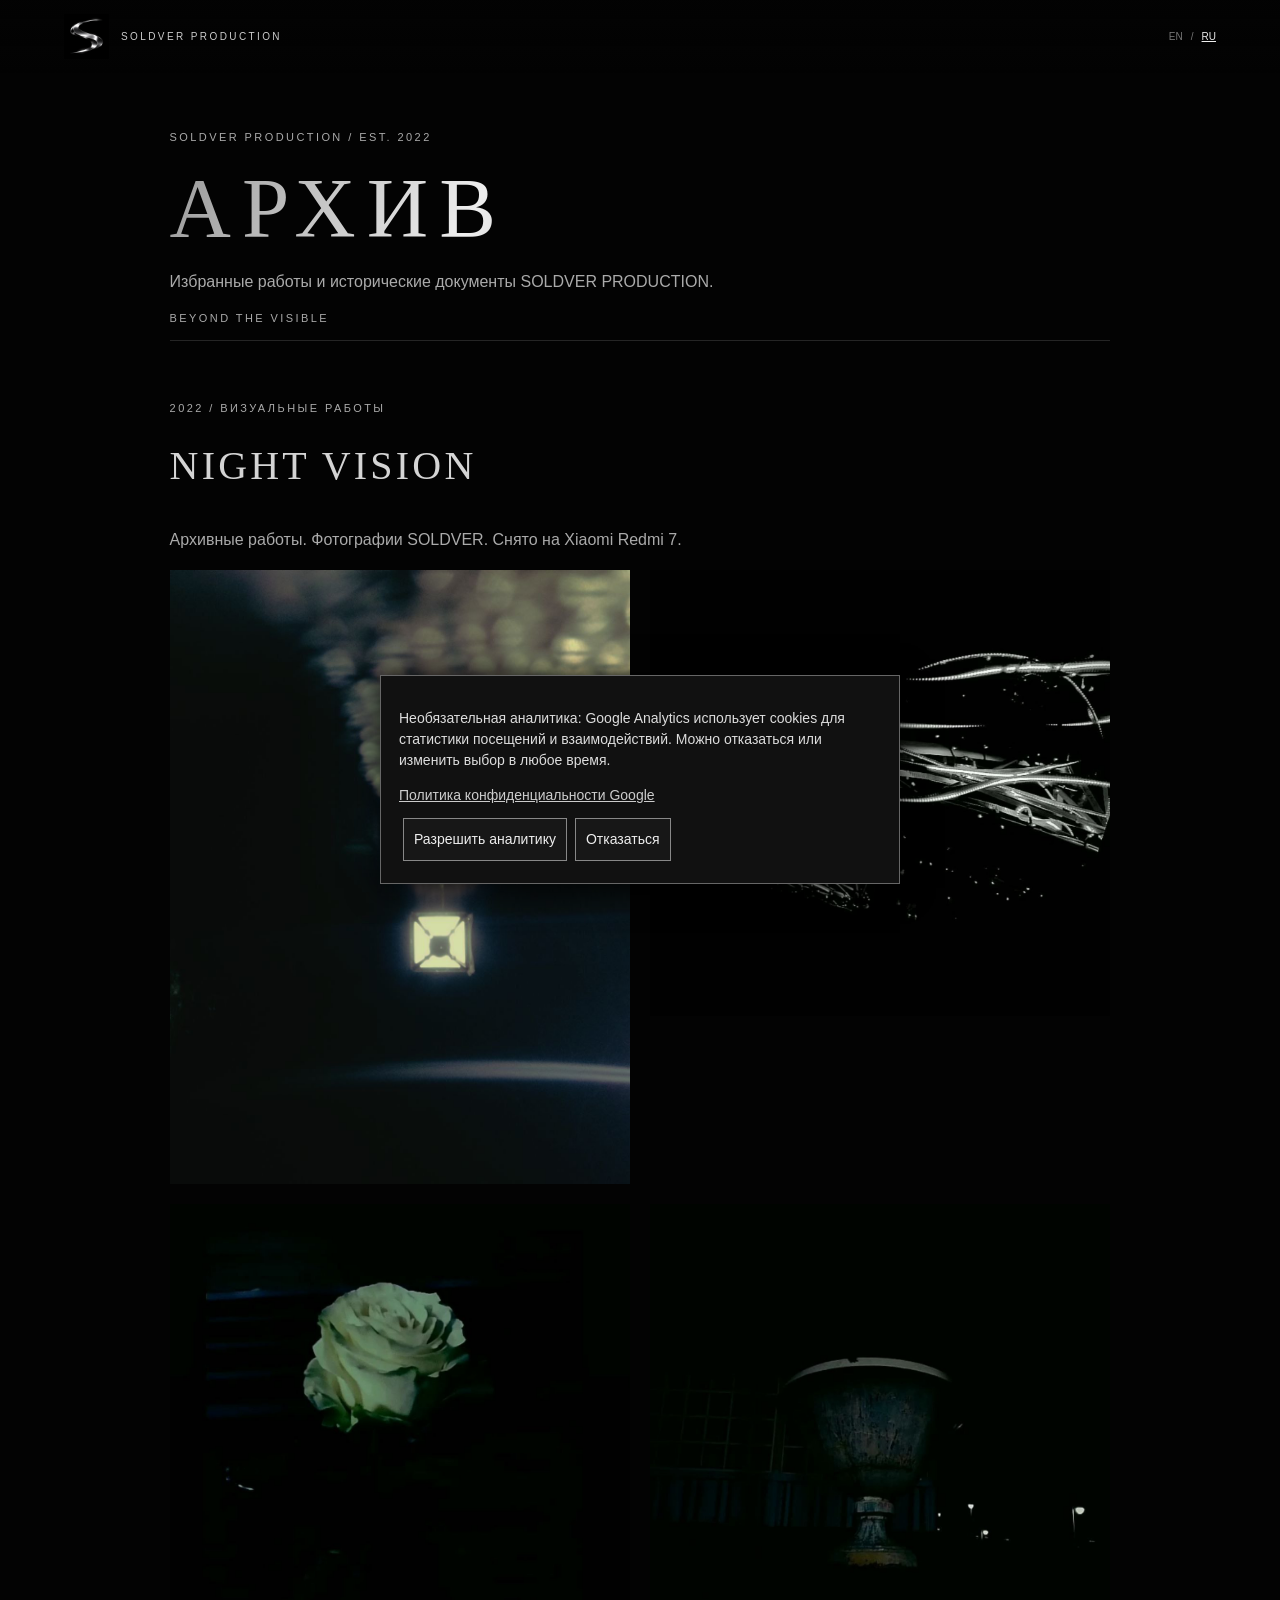
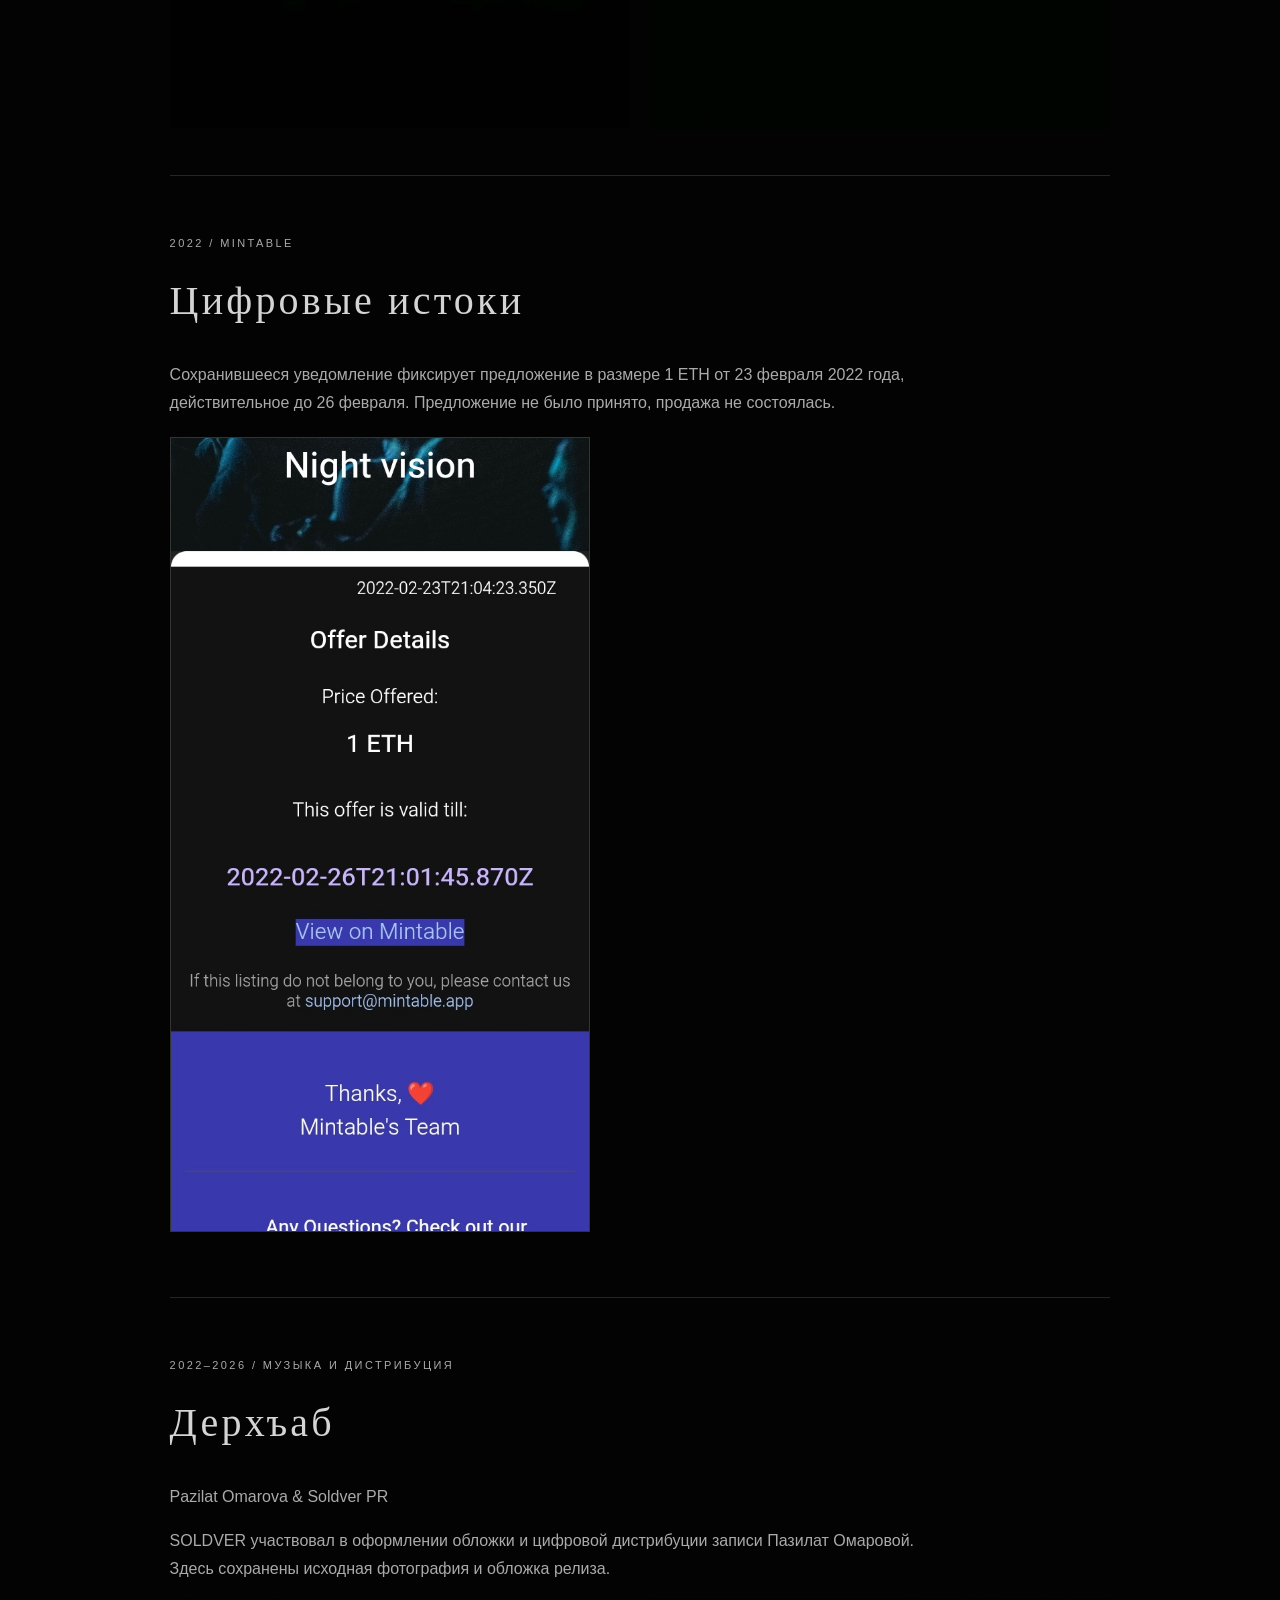
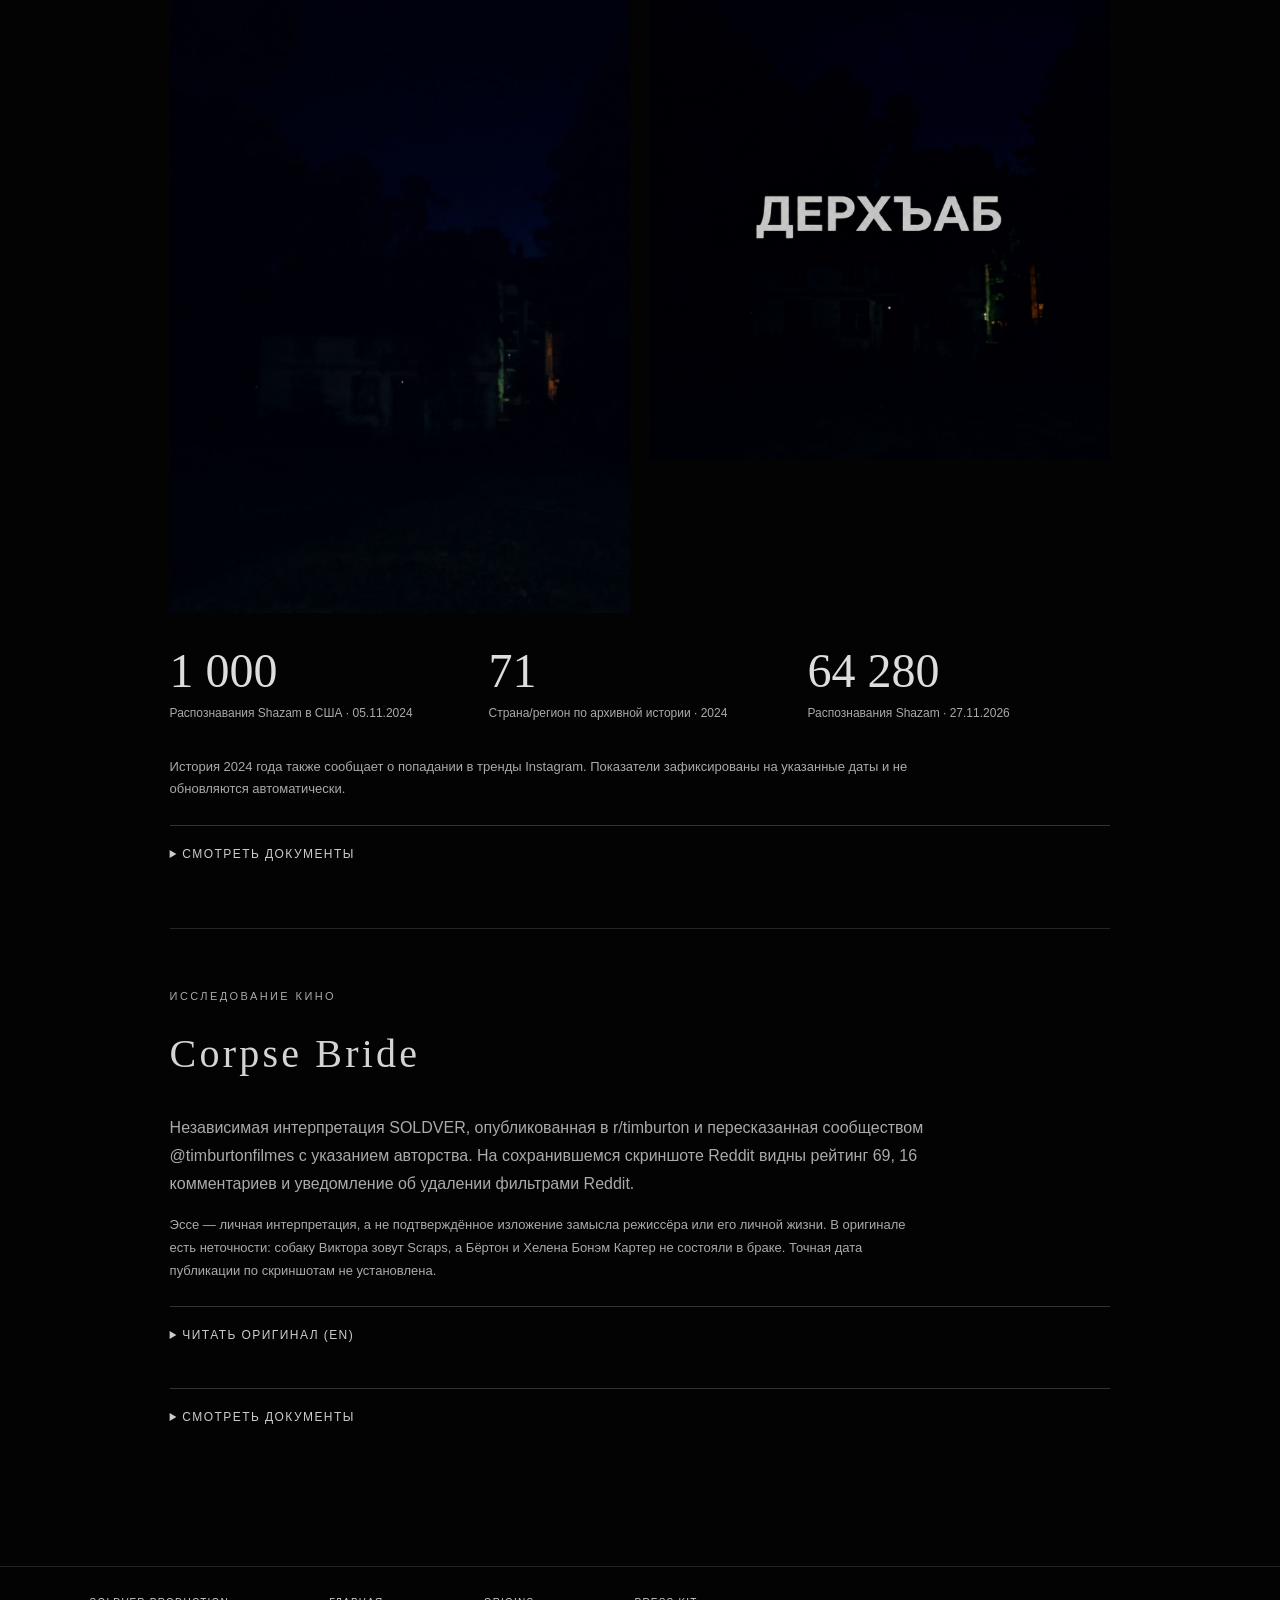
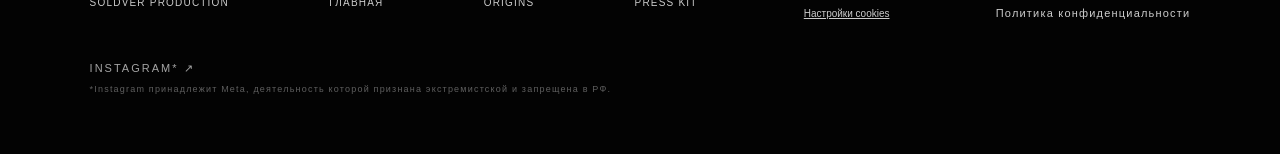
<file: ru/archive/index.html>
<!doctype html><html lang="ru"><head><meta charset="utf-8"><meta name="viewport" content="width=device-width,initial-scale=1"><title>АРХИВ — SOLDVER PRODUCTION</title><meta name="description" content="Избранные работы и исторические документы SOLDVER PRODUCTION."><link rel="canonical" href="https://soldver.com/ru/archive/"><link rel="alternate" hreflang="en" href="https://soldver.com/archive/"><link rel="alternate" hreflang="ru" href="https://soldver.com/ru/archive/"><link rel="alternate" hreflang="x-default" href="https://soldver.com/archive/"><link rel="icon" href="/favicon.ico"><link rel="apple-touch-icon" href="/apple-touch-icon.png"><link rel="stylesheet" href="/style.css"><meta property="og:title" content="АРХИВ — SOLDVER PRODUCTION"><meta property="og:description" content="Избранные работы и исторические документы SOLDVER PRODUCTION."><meta property="og:url" content="https://soldver.com/ru/archive/"><meta property="og:image" content="https://soldver.com/archive/assets/work-1.jpg"><script defer src="/origins.js"></script><style> .archive-main{max-width:1120px;margin:auto;padding:115px 7% 75px}.archive-main h1{font-size:clamp(35px,7vw,85px);overflow-wrap:anywhere}.archive-main h2{font-size:clamp(24px,4vw,40px);margin:12px 0 25px;letter-spacing:.08em}.archive-main section{border-top:1px solid #252525;padding:45px 0;line-height:1.75}.archive-main p{max-width:760px;color:#aaa}.archive-grid{display:grid;grid-template-columns:repeat(2,minmax(0,1fr));gap:20px;align-items:start}.archive-grid img,.archive-doc img{display:block;width:100%;height:auto}.archive-doc{max-width:420px;margin:20px 0}.archive-doc img{border:1px solid #333}.archive-main details{border-top:1px solid #333;padding:18px 0;margin-top:24px}.archive-main summary{cursor:pointer;letter-spacing:.12em;font-size:12px}.archive-main a:focus-visible,.archive-main summary:focus-visible{outline:2px solid #aaa}.archive-stats{display:grid;grid-template-columns:repeat(3,minmax(0,1fr));gap:16px;margin:30px 0}.archive-stats strong{display:block;font:clamp(25px,4vw,48px) Georgia,serif;color:#ddd}.archive-stats span{font-size:12px;color:#aaa}.archive-main .note{font-size:13px}.languages a[aria-current]{color:#eee;text-decoration:underline}.archive-main .archive-grid a{display:block}.archive-main .archive-doc a{display:block}.archive-footer{flex-wrap:wrap;gap:15px}@media(max-width:650px){.archive-main{padding:100px 6% 55px}.archive-grid{gap:12px}.archive-stats{grid-template-columns:1fr}.archive-main section{padding:35px 0}}</style></head><body><header><a class="brand" href="/ru/"><img src="/icon-512.png" alt="">SOLDVER PRODUCTION</a><div class="languages"><a href="/archive/" >EN</a><span>/</span><a href="/ru/archive/" aria-current=page>RU</a></div></header><main class="archive-main"><p class="kicker">SOLDVER PRODUCTION / EST. 2022</p><h1>АРХИВ</h1><p>Избранные работы и исторические документы SOLDVER PRODUCTION.</p><p class="kicker">BEYOND THE VISIBLE</p><section><p class="kicker">2022 / ВИЗУАЛЬНЫЕ РАБОТЫ</p><h2>NIGHT VISION</h2><p>Архивные работы. Фотографии SOLDVER. Снято на Xiaomi Redmi 7.</p><div class="archive-grid"><a href="/archive/assets/work-1.jpg"><img loading="lazy" src="/archive/assets/work-1.jpg" alt="Архивная фотография Night Vision"></a><a href="/archive/assets/work-2.jpg"><img loading="lazy" src="/archive/assets/work-2.jpg" alt="Архивная фотография Night Vision"></a><a href="/archive/assets/work-3.jpg"><img loading="lazy" src="/archive/assets/work-3.jpg" alt="Архивная фотография Night Vision"></a><a href="/archive/assets/work-4.jpg"><img loading="lazy" src="/archive/assets/work-4.jpg" alt="Архивная фотография Night Vision"></a></div></section><section><p class="kicker">2022 / MINTABLE</p><h2>Цифровые истоки</h2><p>Сохранившееся уведомление фиксирует предложение в размере 1 ETH от 23 февраля 2022 года, действительное до 26 февраля. Предложение не было принято, продажа не состоялась.</p><div class="archive-doc"><a href="/archive/assets/mintable.jpg"><img loading="lazy" src="/archive/assets/mintable.jpg" alt="Mintable"></a></div></section><section><p class="kicker">2022–2026 / МУЗЫКА И ДИСТРИБУЦИЯ</p><h2>Дерхъаб</h2><p>Pazilat Omarova &amp; Soldver PR</p><p>SOLDVER участвовал в оформлении обложки и цифровой дистрибуции записи Пазилат Омаровой. Здесь сохранены исходная фотография и обложка релиза.</p><div class="archive-grid"><a href="/archive/assets/derkhab-source.jpg"><img loading="lazy" src="/archive/assets/derkhab-source.jpg" alt="Исходная фотография"></a><a href="/archive/assets/derkhab-cover.jpg"><img loading="lazy" src="/archive/assets/derkhab-cover.jpg" alt="Обложка на Shazam"></a></div><div class="archive-stats"><div><strong>1 000</strong><span>Распознавания Shazam в США · 05.11.2024</span></div><div><strong>71</strong><span>Страна/регион по архивной истории · 2024</span></div><div><strong>64 280</strong><span>Распознавания Shazam · 27.11.2026</span></div></div><p class="note">История 2024 года также сообщает о попадании в тренды Instagram. Показатели зафиксированы на указанные даты и не обновляются автоматически.</p><details><summary>СМОТРЕТЬ ДОКУМЕНТЫ</summary><div class="archive-grid"><a href="/archive/assets/shazam.jpg"><img loading="lazy" src="/archive/assets/shazam.jpg" alt="Shazam"></a><a href="/archive/assets/music-story.jpg"><img loading="lazy" src="/archive/assets/music-story.jpg" alt="Архивная история"></a></div></details></section><section><p class="kicker">ИССЛЕДОВАНИЕ КИНО</p><h2>Corpse Bride</h2><p>Независимая интерпретация SOLDVER, опубликованная в r/timburton и пересказанная сообществом @timburtonfilmes с указанием авторства. На сохранившемся скриншоте Reddit видны рейтинг 69, 16 комментариев и уведомление об удалении фильтрами Reddit.</p><p class="note">Эссе — личная интерпретация, а не подтверждённое изложение замысла режиссёра или его личной жизни. В оригинале есть неточности: собаку Виктора зовут Scraps, а Бёртон и Хелена Бонэм Картер не состояли в браке. Точная дата публикации по скриншотам не установлена.</p><details><summary>ЧИТАТЬ ОРИГИНАЛ (EN)</summary><article lang="en"><h3>A hidden story I discovered while digging into Tim Burton’s Corpse Bride and his personal life</h3><p>Hey everyone,</p><p>I want to share a long observation/theory I’ve been piecing together about Corpse Bride. It started when I read that the original story goes back to the 17th century, under the title The Finger, set in Russia. In that early version, the corpse bride was described not as a young woman, but as an old, scary hag that everyone feared. The story was short, with a simple message: love conquers all.</p><p>Burton first heard this tale around 1994–1995. Something about it stuck with him, and he began to develop ideas for his own version. But for unknown reasons, he put it aside for years.</p><p>The final film Corpse Bride focuses on three main characters: Victor, Victoria, and Emily. When people watch films like this, they often project themselves into the characters — a way of grasping the meaning. Since the story is a love triangle, there are three different “readings”:</p><p>Victor — the groom, the man who messed up. If you put yourself in his place, his love for Victoria gave him the strength to escape the world of the dead and Emily’s grasp. Love is powerful because it motivates you to escape bad states.</p><p>Emily — the victim. If you see the story through her eyes: people are cruel. She was used and murdered by one man, then put her hopes in another (Victor), who ultimately left her behind. People are cruel, but in the end, love still wins.</p><p>Victoria — the bride-to-be. She falls for Victor very quickly, spending less time with him than Emily did. This makes her a bit naive — since later, despite rumors about Victor, she almost marries Lord Barkis. Love wins, and even the dead are not as bad as people think — because Emily sets Victor free.</p><p>At this point, I could have stopped — three characters, three meanings. But… My friend noticed something: the dog, Sparky. She was surprised because the same dog appears in another Burton film, Frankenweenie. Why the connection?</p><p>In Frankenweenie, the story is clear: a boy loves his dog so much that he brings him back to life. Love can revive even the lifeless. But why does Sparky also appear in Corpse Bride? This led me deeper. I found an interview where Burton mentioned his own childhood dog, who died when he was 8. It was his first experience of death, something he struggled with deeply. He said that in a way, he “revived” his pet in his films. This shows that Burton uses reality in his stories.</p><p>But think about it: could an 8-year-old really “study physics” to bring back a dog? Probably not. Instead, what he really did was through writing — his homework was a composition, and through imagination he “revived” the dog on paper. He found a way out of grief through storytelling. So why Sparky in Corpse Bride? We see Victor writing in his notebook, often lost in thought. At the end, even though he loves Victoria, he agrees to marry Emily. This strange decision hints at something deeper. Looking into Burton’s biography, there’s the chapter often referred to as “The Lisa Marie period.” Around 1994–1995 — the same time he discovered The Finger story — Burton was with Lisa Marie. If we compare sketches of Emily to Lisa Marie’s photos, the resemblance is clear. There’s even a photo of Burton holding a portrait of Lisa Marie, showing this connection outright.</p><p>This led me to the realization: Emily is Lisa Marie.</p><p>By the time Corpse Bride was released in 2005, Burton and Lisa Marie had already broken up. Why, then, would he include her? Why depict her as “the corpse bride”?</p><p>From Lisa Marie’s Wikipedia entry, we know she once worked as a stripper, though the details aren’t explained. In the film, Emily became the “corpse bride” because she was deceived and murdered — a turning point. Burton may have used this as metaphor: showing Emily not as “literally dead,” but as lost, broken, changed. The Land of the Dead becomes a symbol for those considered outcasts or “sinners,” but portrayed sympathetically — lively, funny, misunderstood. When Emily reveals that Lord Barkis murdered her, he drinks the poisoned wine and then becomes truly dead. This suggests the others weren’t literally corpses yet, but people marked by their own tragedies.</p><p>So, when Emily gives Victor Sparky, she’s reminding him: we both carry brokenness, and that’s why we’re connected. But Victor’s heart still leans toward Victoria. At the end, when Emily lets him go, she dissolves into butterflies - Lisa Marie leaving Burton’s life as a bittersweet memory. Notice too: Burton set the film in England. A reminder it’s tied to his real life. And the name “Emily” shortens to “Millie,” echoing “Marie.” In 2001, Burton separated from Lisa Marie and married Helena Bonham Carter — just as Victor marries Victoria once Emily sets him free.</p><p>Why release the film only in 2005? It shows that Burton was still thinking of Lisa Marie, even while married to Helena. Some sources say he dedicated the film to Helena, but the truth feels more complex. Victor and Emily are drawn as real people, while Victoria feels less developed. Even the title Corpse Bride points more toward Lisa Marie than Helena. In the end, the message Burton carried since the 1990s emerges: even those who are “lost” or broken are still human, no worse than others.</p><p>What do you think? Is Emily just a fairy-tale figure, or was Burton really immortalizing Lisa Marie in his own gothic way?</p><p>By Soldver
</p></article></details><details><summary>СМОТРЕТЬ ДОКУМЕНТЫ</summary><div class="archive-grid"><a href="/archive/assets/reddit.jpg"><img loading="lazy" src="/archive/assets/reddit.jpg" alt="Reddit"></a><a href="/archive/assets/reddit-discussion.jpg"><img loading="lazy" src="/archive/assets/reddit-discussion.jpg" alt="Reddit discussion"></a><a href="/archive/assets/instagram.jpg"><img loading="lazy" src="/archive/assets/instagram.jpg" alt="Instagram / timburtonfilmes"></a></div></details></section></main><footer class="archive-footer">SOLDVER PRODUCTION <a href="/ru/">ГЛАВНАЯ</a><a href="/ru/origins/">ORIGINS</a><a href="/ru/press/">PRESS KIT</a></footer></body></html>
</file>
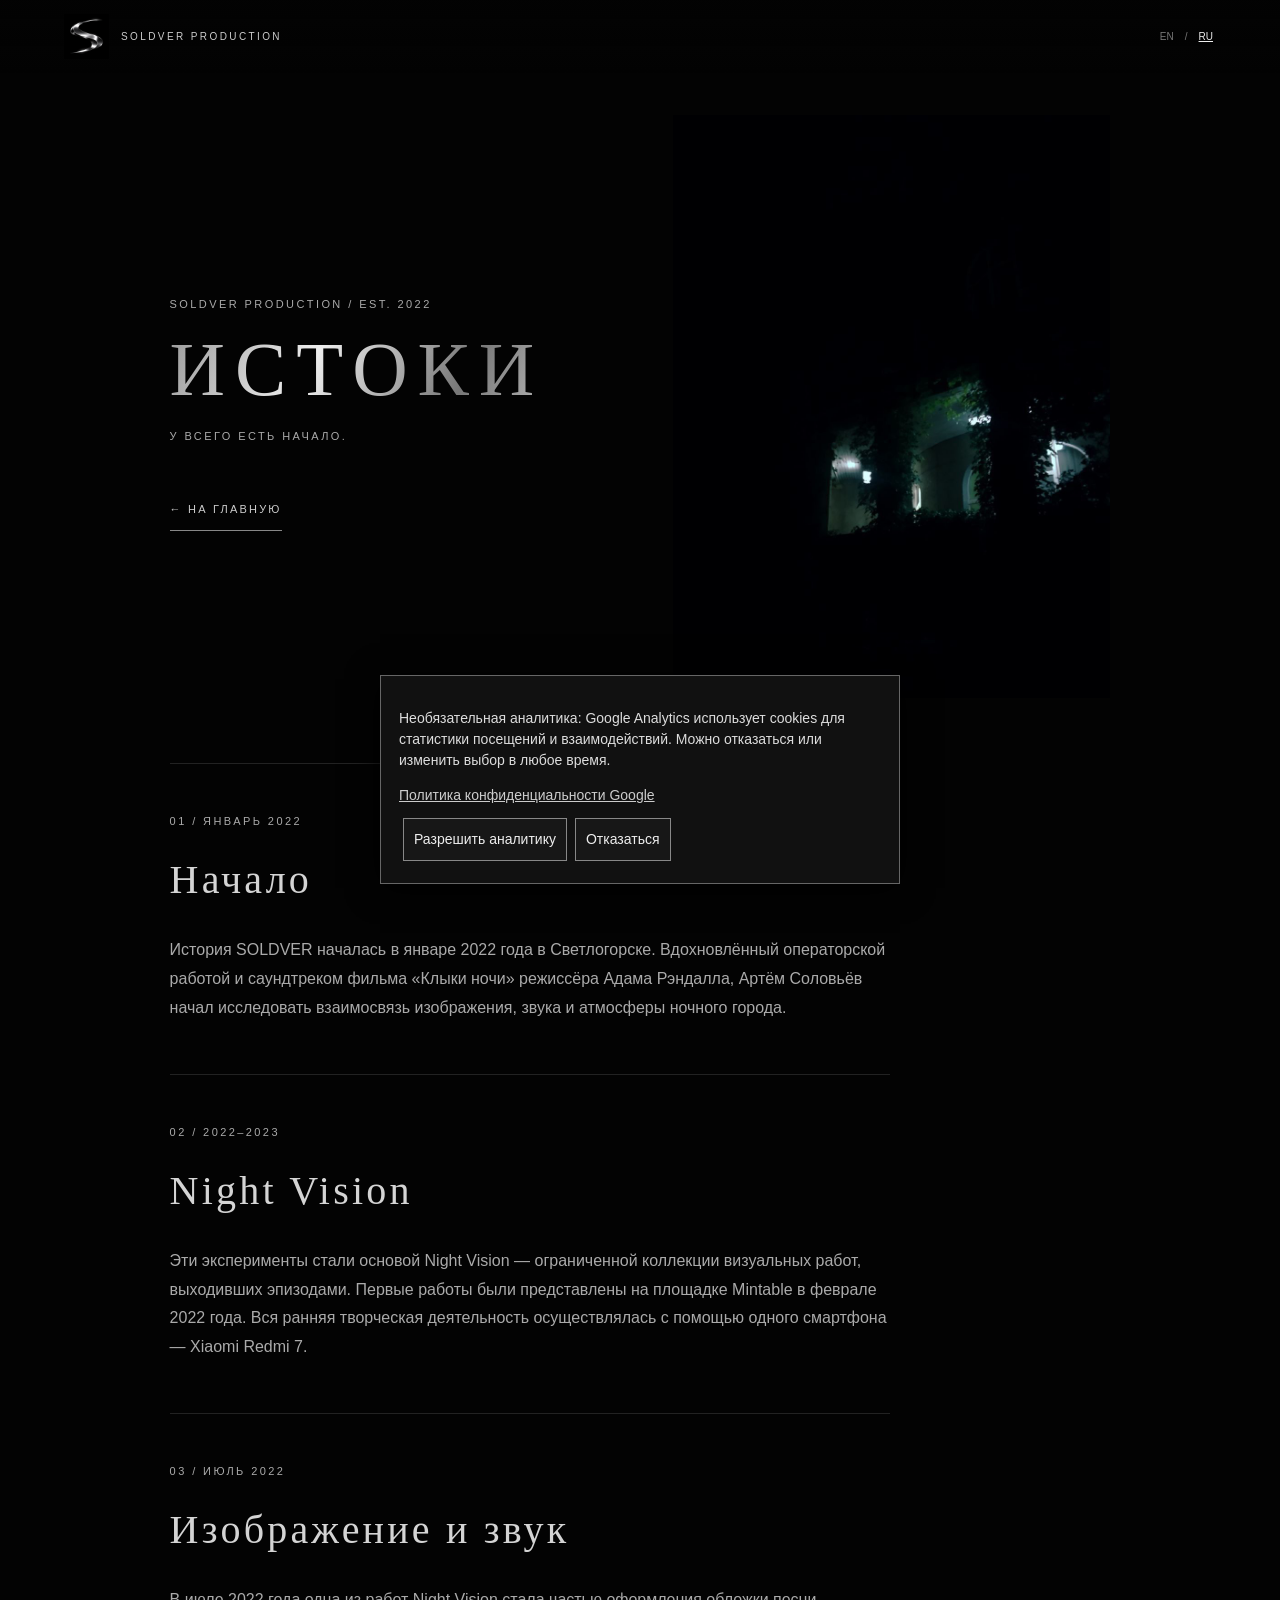
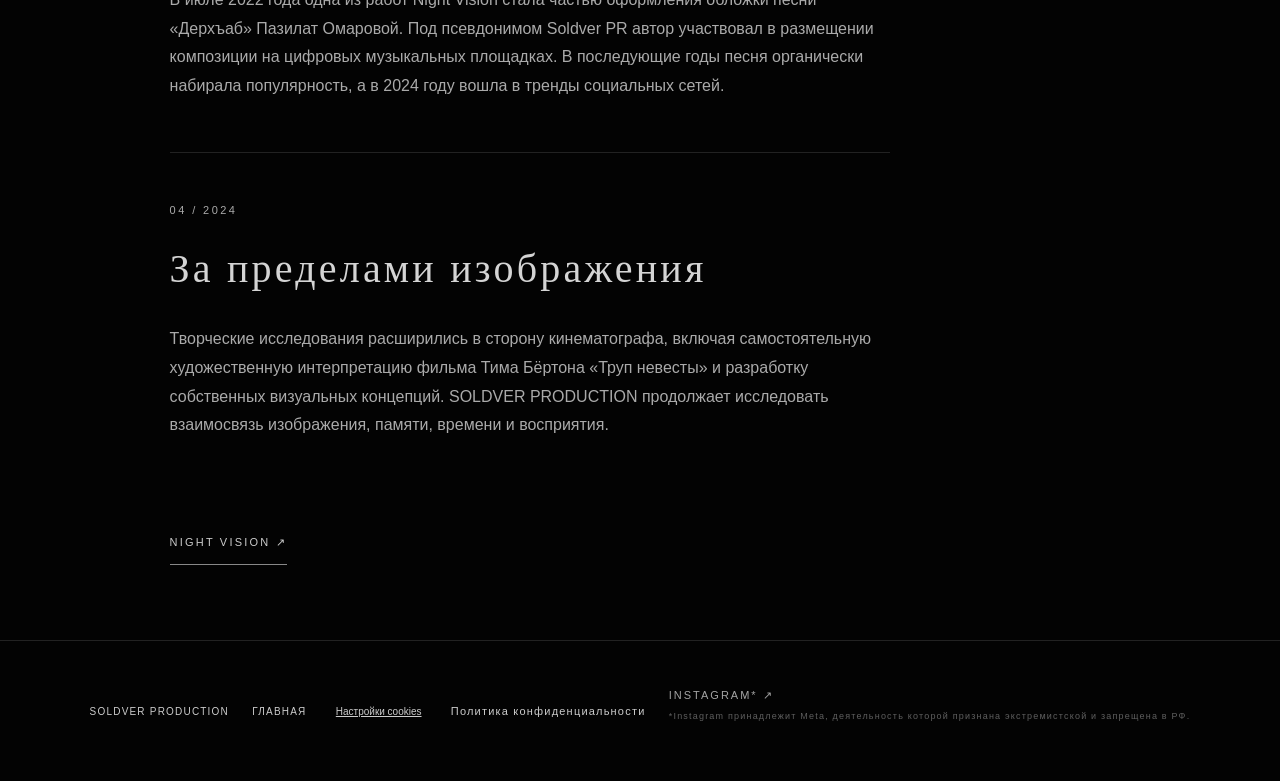
<file: ru/origins/index.html>
<!doctype html>
<html lang="ru">
<head>
  <meta charset="utf-8">
  <meta name="viewport" content="width=device-width,initial-scale=1">

  <title>Истоки — SOLDVER PRODUCTION</title>

  <meta name="description" content="История становления SOLDVER PRODUCTION: Night Vision, музыка и кинематограф.">

  <link rel="icon" href="/favicon.ico">
  <link rel="apple-touch-icon" href="/apple-touch-icon.png">
  <link rel="stylesheet" href="/style.css">

  <link rel="canonical" href="https://soldver.com/ru/origins/">
  <link rel="alternate" hreflang="en" href="https://soldver.com/origins/">
  <link rel="alternate" hreflang="ru" href="https://soldver.com/ru/origins/">
  <link rel="alternate" hreflang="x-default" href="https://soldver.com/origins/">

  <meta property="og:type" content="website">
  <meta property="og:title" content="Истоки — SOLDVER PRODUCTION">
  <meta property="og:description" content="История становления SOLDVER PRODUCTION: Night Vision, музыка и кинематограф.">
  <meta property="og:url" content="https://soldver.com/ru/origins/">
  <meta property="og:image" content="https://soldver.com/origins-photo.jpg">

  <script type="application/ld+json">
  {
    "@context": "https://schema.org",
    "@type": "AboutPage",
    "name": "Истоки — SOLDVER PRODUCTION",
    "url": "https://soldver.com/ru/origins/",
    "inLanguage": "ru",
    "about": {
      "@id": "https://soldver.com/#artist"
    },
    "isPartOf": {
      "@id": "https://soldver.com/#website"
    }
  }
  </script>

  <script defer src="/origins.js"></script>

  <style>
    .origin-main {
      max-width: 1120px;
      margin: auto;
      padding: 115px 7% 75px;
    }

    .origin-head {
      display: grid;
      grid-template-columns: 1fr 1fr;
      gap: 7%;
      align-items: center;
      margin-bottom: 65px;
    }

    .origin-head img {
      display: block;
      width: 100%;
      height: auto;
    }

    .origin-head h1 {
      font-size: clamp(35px, 6vw, 78px);
      overflow-wrap: anywhere;
    }

    .origin-chapter {
      max-width: 720px;
      border-top: 1px solid #222;
      padding: 35px 0;
      color: #aaa;
      line-height: 1.8;
    }

    .origin-chapter h2 {
      font-size: clamp(24px, 4vw, 40px);
      margin: 12px 0 20px;
      letter-spacing: .08em;
    }

    .origin-footer {
      flex-wrap: wrap;
      gap: 20px;
      align-items: center;
    }

    .origin-lang a {
      padding: 8px 3px;
    }

    .origin-lang a[aria-current] {
      color: #eee;
      text-decoration: underline;
    }

    @media (max-width: 650px) {
      .origin-head {
        grid-template-columns: 1fr;
        gap: 28px;
      }

      .origin-main {
        padding: 100px 6% 55px;
      }
    }
  </style>
</head>

<body>

  <header>
    <a class="brand" href="/ru/">
      <img alt="" src="/icon-512.png">
      SOLDVER PRODUCTION
    </a>

    <div class="languages origin-lang">
      <a href="/origins/">EN</a>
      <span>/</span>
      <a href="/ru/origins/" aria-current="page">RU</a>
    </div>
  </header>

  <main class="origin-main">

    <div class="origin-head">
      <div>
        <p class="kicker">
          SOLDVER PRODUCTION / EST. 2022
        </p>

        <h1>ИСТОКИ</h1>

        <p class="kicker">
          У ВСЕГО ЕСТЬ НАЧАЛО.
        </p>

        <a class="link" href="/ru/">
          ← НА ГЛАВНУЮ
        </a>
      </div>

      <img src="/origins-photo.jpg"
           alt=""
           width="960"
           height="1280">
    </div>

    <section class="origin-chapter">
      <p class="kicker">01 / ЯНВАРЬ 2022</p>

      <h2>Начало</h2>

      <p>
        История SOLDVER началась в январе 2022 года в Светлогорске.
        Вдохновлённый операторской работой и саундтреком фильма
        «Клыки ночи» режиссёра Адама Рэндалла, Артём Соловьёв
        начал исследовать взаимосвязь изображения, звука
        и атмосферы ночного города.
      </p>
    </section>

    <section class="origin-chapter">
      <p class="kicker">02 / 2022–2023</p>

      <h2>Night Vision</h2>

      <p>
        Эти эксперименты стали основой Night Vision —
        ограниченной коллекции визуальных работ, выходивших
        эпизодами. Первые работы были представлены на площадке
        Mintable в феврале 2022 года. Вся ранняя творческая
        деятельность осуществлялась с помощью одного
        смартфона — Xiaomi Redmi 7.
      </p>
    </section>

    <section class="origin-chapter">
      <p class="kicker">03 / ИЮЛЬ 2022</p>

      <h2>Изображение и звук</h2>

      <p>
        В июле 2022 года одна из работ Night Vision стала
        частью оформления обложки песни «Дерхъаб»
        Пазилат Омаровой. Под псевдонимом Soldver PR автор
        участвовал в размещении композиции на цифровых
        музыкальных площадках. В последующие годы песня
        органически набирала популярность, а в 2024 году
        вошла в тренды социальных сетей.
      </p>
    </section>

    <section class="origin-chapter">
      <p class="kicker">04 / 2024</p>

      <h2>За пределами изображения</h2>

      <p>
        Творческие исследования расширились в сторону
        кинематографа, включая самостоятельную художественную
        интерпретацию фильма Тима Бёртона «Труп невесты»
        и разработку собственных визуальных концепций.
        SOLDVER PRODUCTION продолжает исследовать взаимосвязь
        изображения, памяти, времени и восприятия.
      </p>
    </section>

    <a class="link" href="/ru/#night">
      NIGHT VISION ↗
    </a>

  </main>

  <footer class="origin-footer">
    SOLDVER PRODUCTION
    <a href="/ru/">ГЛАВНАЯ</a>
  </footer>

</body>
</html>
</file>
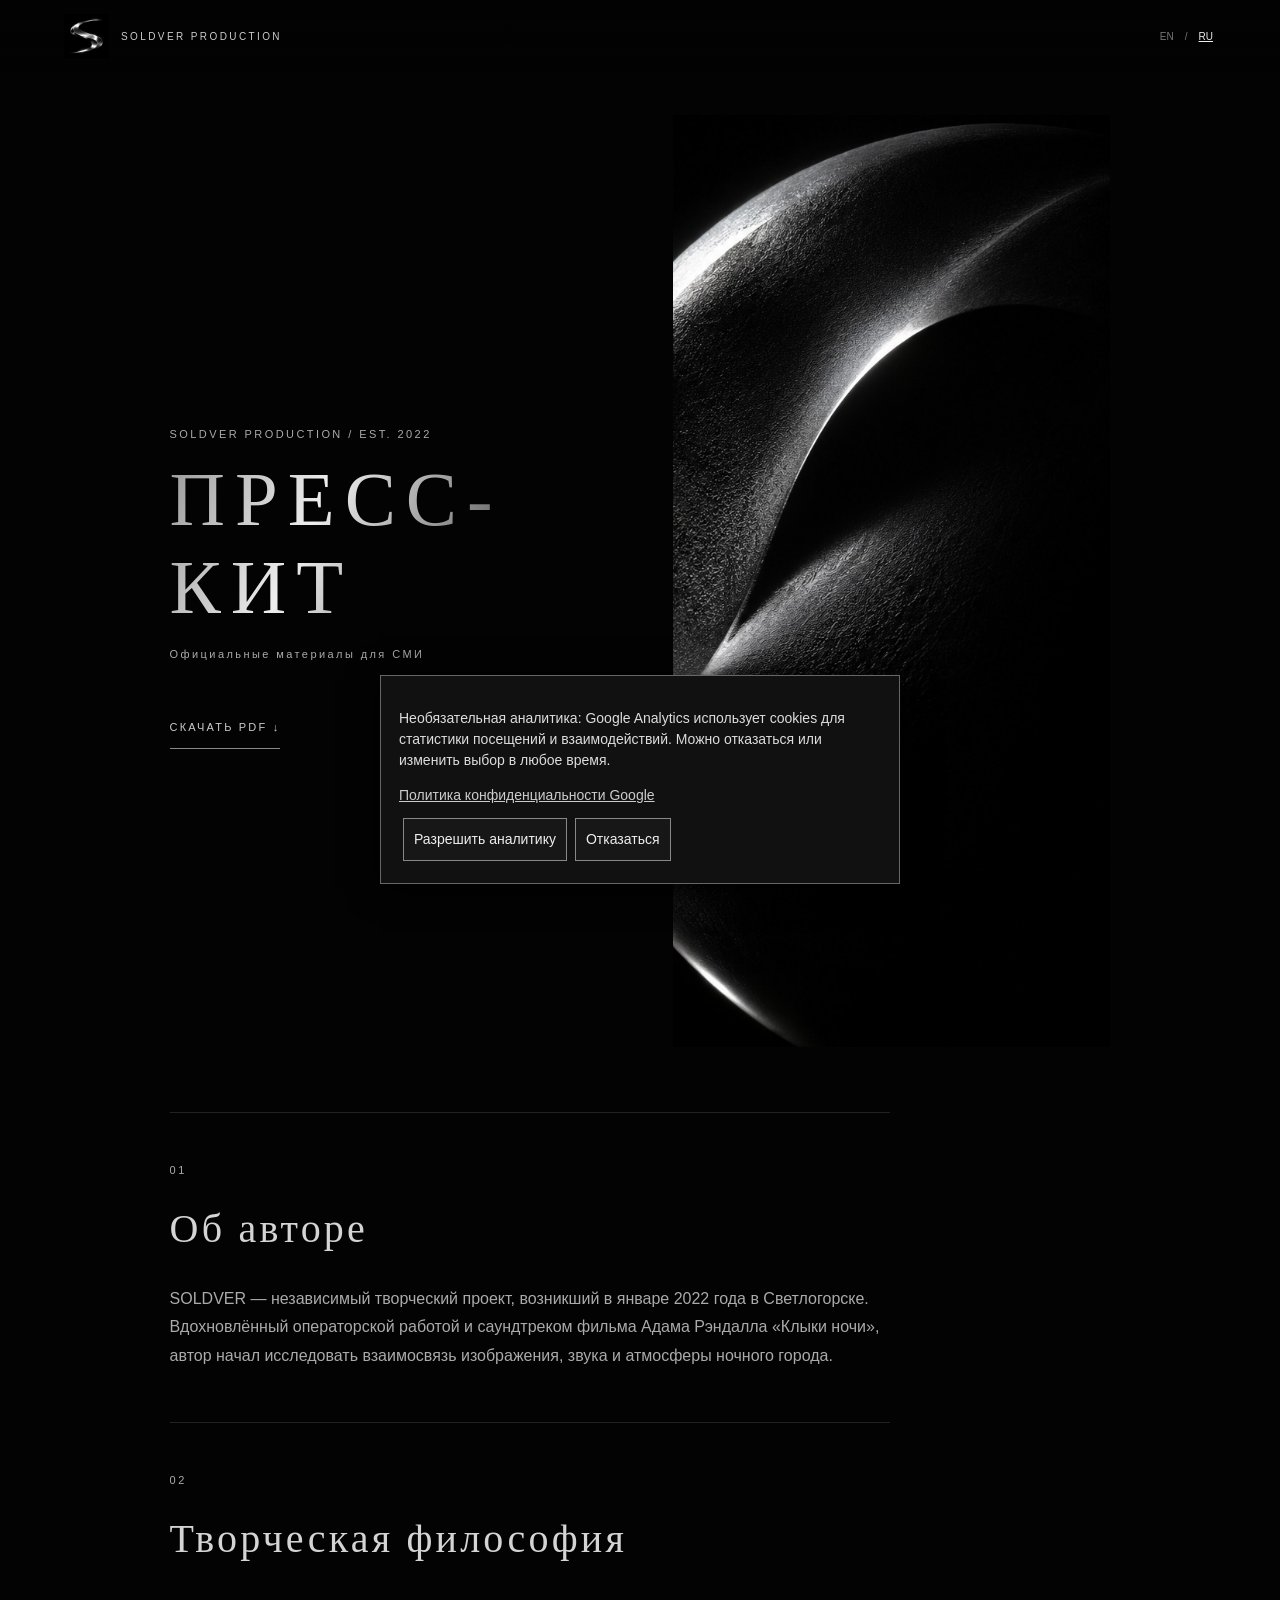
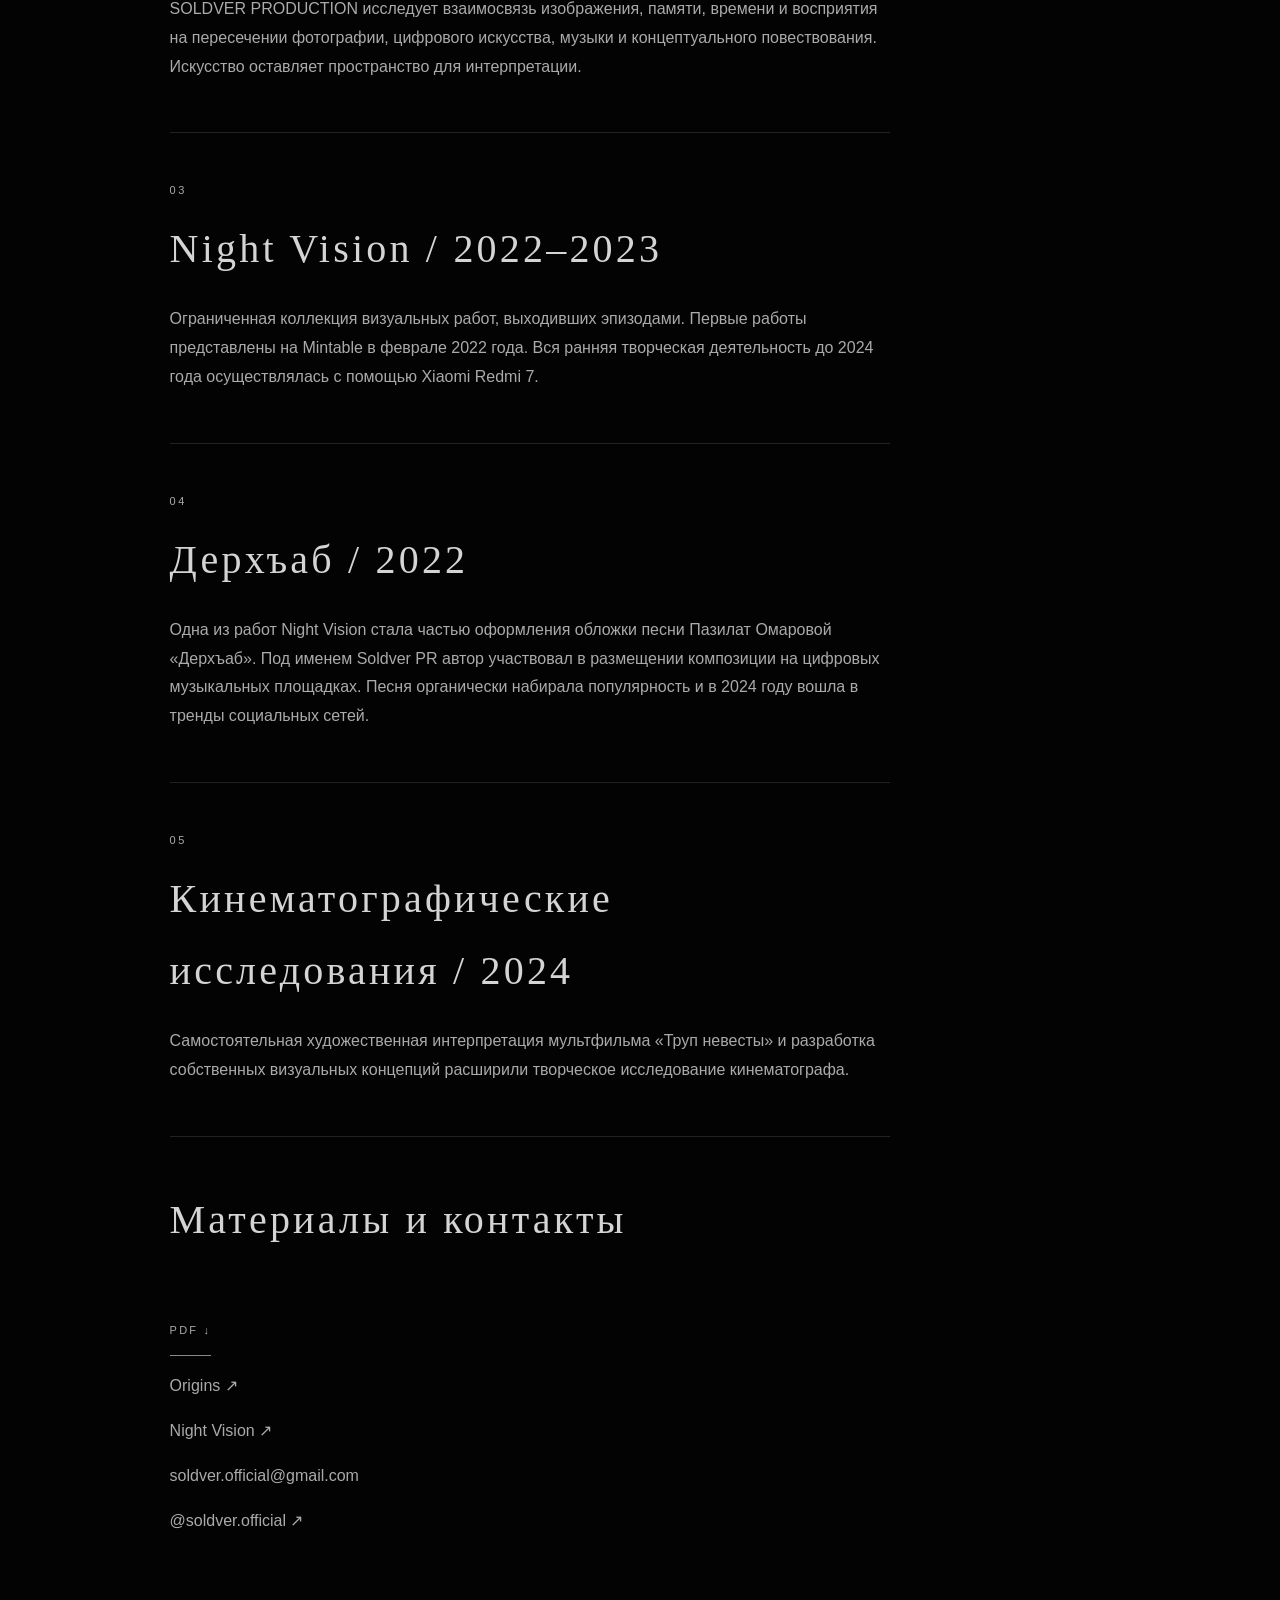
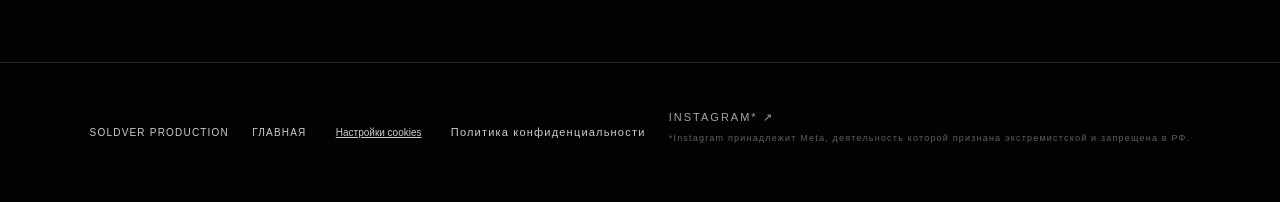
<file: ru/press/index.html>
<!DOCTYPE html>
<html lang="ru"><head><meta charset="utf-8"/><meta content="width=device-width,initial-scale=1" name="viewport"/><title>ПРЕСС-КИТ — SOLDVER PRODUCTION</title><meta content="Официальные материалы для СМИ — SOLDVER PRODUCTION" name="description"/><link href="/favicon.ico" rel="icon"/><link href="/apple-touch-icon.png" rel="apple-touch-icon"/><link href="/style.css" rel="stylesheet"/><link href="https://soldver.com/ru/press/" rel="canonical"/><link href="https://soldver.com/press/" hreflang="en" rel="alternate"/><link href="https://soldver.com/ru/press/" hreflang="ru" rel="alternate"/><link href="https://soldver.com/press/" hreflang="x-default" rel="alternate"/><meta content="website" property="og:type"/><meta content="ПРЕСС-КИТ — SOLDVER PRODUCTION" property="og:title"/><meta content="Официальные материалы для СМИ — SOLDVER PRODUCTION" property="og:description"/><meta content="https://soldver.com/ru/press/" property="og:url"/><meta content="https://soldver.com/origins-photo.jpg" property="og:image"/><script defer="" src="/origins.js"></script><style>.origin-main{max-width:1120px;margin:auto;padding:115px 7% 75px}.origin-head{display:grid;grid-template-columns:1fr 1fr;gap:7%;align-items:center;margin-bottom:65px}.origin-head img{display:block;width:100%;height:auto}.origin-head h1{font-size:clamp(35px,6vw,78px);overflow-wrap:anywhere}.origin-chapter{max-width:720px;border-top:1px solid #222;padding:35px 0;color:#aaa;line-height:1.8}.origin-chapter h2{font-size:clamp(24px,4vw,40px);margin:12px 0 20px;letter-spacing:.08em}.origin-footer{flex-wrap:wrap;gap:20px;align-items:center}.origin-lang a{padding:8px 3px}.origin-lang a[aria-current]{color:#eee;text-decoration:underline}@media(max-width:650px){.origin-head{grid-template-columns:1fr;gap:28px}.origin-main{padding:100px 6% 55px}}</style></head><body><header><a class="brand" href="/ru/"><img alt="" src="/icon-512.png"/>SOLDVER PRODUCTION</a><div class="languages origin-lang"><a href="/press/">EN</a><span>/</span><a aria-current="page" href="/ru/press/">RU</a></div></header><main class="origin-main"><div class="origin-head"><div><p class="kicker">SOLDVER PRODUCTION / EST. 2022</p><h1>ПРЕСС-КИТ</h1><p class="kicker">Официальные материалы для СМИ</p><a class="link" href="/media/soldver-press-kit-ru.pdf">СКАЧАТЬ PDF ↓</a></div><img alt="" src="/sculpture.jpg"/></div><section class="origin-chapter"><p class="kicker">01</p><h2>Об авторе</h2><p>SOLDVER — независимый творческий проект, возникший в январе 2022 года в Светлогорске. Вдохновлённый операторской работой и саундтреком фильма Адама Рэндалла «Клыки ночи», автор начал исследовать взаимосвязь изображения, звука и атмосферы ночного города.</p></section><section class="origin-chapter"><p class="kicker">02</p><h2>Творческая философия</h2><p>SOLDVER PRODUCTION исследует взаимосвязь изображения, памяти, времени и восприятия на пересечении фотографии, цифрового искусства, музыки и концептуального повествования. Искусство оставляет пространство для интерпретации.</p></section><section class="origin-chapter"><p class="kicker">03</p><h2>Night Vision / 2022–2023</h2><p>Ограниченная коллекция визуальных работ, выходивших эпизодами. Первые работы представлены на Mintable в феврале 2022 года. Вся ранняя творческая деятельность до 2024 года осуществлялась с помощью Xiaomi Redmi 7.</p></section><section class="origin-chapter"><p class="kicker">04</p><h2>Дерхъаб / 2022</h2><p>Одна из работ Night Vision стала частью оформления обложки песни Пазилат Омаровой «Дерхъаб». Под именем Soldver PR автор участвовал в размещении композиции на цифровых музыкальных площадках. Песня органически набирала популярность и в 2024 году вошла в тренды социальных сетей.</p></section><section class="origin-chapter"><p class="kicker">05</p><h2>Кинематографические исследования / 2024</h2><p>Самостоятельная художественная интерпретация мультфильма «Труп невесты» и разработка собственных визуальных концепций расширили творческое исследование кинематографа.</p></section><section class="origin-chapter"><h2>Материалы и контакты</h2><p><a class="link" href="/media/soldver-press-kit-ru.pdf">PDF ↓</a></p><p><a href="/ru/origins/">Origins ↗</a></p><p><a href="/ru/#night">Night Vision ↗</a></p><p><a href="mailto:soldver.official@gmail.com">soldver.official@gmail.com</a></p><p><a href="https://www.instagram.com/soldver.official/">@soldver.official ↗</a></p></section></main><footer class="origin-footer">SOLDVER PRODUCTION <a href="/ru/">ГЛАВНАЯ</a></footer></body></html>
</file>
<file: style.css>
*{box-sizing:border-box}html{scroll-behavior:smooth;color-scheme:dark}body{margin:0;background:#030303;color:#ccc;font:16px Arial,sans-serif}a{color:inherit;text-decoration:none}button,input,textarea{font:inherit;color:inherit}button{cursor:pointer;background:none;border:0}header{position:fixed;z-index:10;top:0;width:100%;display:flex;justify-content:space-between;align-items:center;padding:14px 5%;background:linear-gradient(#030303e8,transparent)}.brand{display:flex;align-items:center;gap:12px;font-size:10px;letter-spacing:.24em}.brand img{width:45px}#menu{font-size:26px;padding:10px}nav{position:fixed;inset:0;background:radial-gradient(ellipse at 100% 60%,#292929,#030303 55%);z-index:9;padding:18vh 9%;}nav:not([hidden]){display:flex;flex-direction:column;gap:28px;animation:appear .5s both}nav a{font:clamp(21px,4vw,50px) Georgia,serif;letter-spacing:.12em}nav a:hover{color:white}.hero{min-height:100svh;position:relative;display:flex;align-items:center;overflow:hidden;padding:100px 7%}.heroart{position:absolute;inset:0 0 0 42%;background:url(sculpture.jpg) center right/cover no-repeat;mask-image:linear-gradient(90deg,transparent,#000 22%);animation:appear 2.2s both}.hero-copy{position:relative;z-index:1;max-width:100%;animation:appear 2s both}h1,h2,h3{font-family:Georgia,serif;font-weight:400;letter-spacing:.13em;margin:0;color:#d4d4d4}h1{font-size:clamp(36px,7vw,100px);background:linear-gradient(115deg,#999,#eee,#777,#ddd);background-clip:text;color:transparent}h1 span{display:block;font-size:.46em;letter-spacing:.35em;margin-top:12px}h2{font-size:clamp(30px,6vw,78px);margin:25px 0 45px}h3{font-size:clamp(22px,4vw,45px)}.kicker{font-size:11px;letter-spacing:.22em;line-height:2;color:#aaa}.link{display:inline-block;border-bottom:1px solid #888;padding:15px 0;letter-spacing:.2em;font-size:11px;margin-top:30px}.section{padding:100px 7%;scroll-margin-top:30px;border-top:1px solid #222}.gallery{display:grid;grid-template-columns:repeat(6,1fr);gap:28px}figure{margin:0;grid-column:span 2}figure:nth-child(-n+2){grid-column:span 3}.work{padding:0;width:100%;display:block}.work img{width:100%;height:auto;display:block}figcaption{font-size:10px;letter-spacing:.2em;margin-top:12px;color:#aaa}.project{display:grid;grid-template-columns:1.3fr 1fr;gap:6%;align-items:center}.project img{width:100%}.about{min-height:65vh;background:linear-gradient(100deg,#030303 40%,#171717)}.contact{display:grid;grid-template-columns:1fr 1fr;gap:8%}.email{overflow-wrap:anywhere}label{display:block;font-size:11px;letter-spacing:.2em;margin-bottom:24px}input,textarea{display:block;width:100%;background:transparent;border:0;border-bottom:1px solid #777;padding:12px 0;outline-offset:4px;letter-spacing:normal}.note{font-size:12px;color:#aaa}footer{display:flex;justify-content:space-between;padding:30px 7%;border-top:1px solid #222;font-size:10px;letter-spacing:.12em}dialog{background:#000;border:0;width:100%;height:100%;max-width:100%;max-height:100%;padding:35px}dialog[open]{display:grid;place-items:center}dialog img{max-width:100%;max-height:85vh;object-fit:contain}dialog button{position:absolute;top:10px;right:15px;font-size:30px}#splash{display:none;position:fixed;inset:0;z-index:30;background:#000;place-items:center}#splash.play{display:grid;animation:vanish 1.6s both;pointer-events:none}#splash img{width:100px;animation:glow 1.3s both}.reveal{animation:appear .9s both}@keyframes appear{from{opacity:0;transform:translateY(8px)}to{opacity:1;transform:none}}@keyframes vanish{0%,65%{opacity:1}100%{opacity:0;visibility:hidden}}@keyframes glow{0%{opacity:0}60%{opacity:1;filter:brightness(1.5)}100%{filter:brightness(1)}}@media(max-width:650px){.heroart{inset:10% 0 0 22%;opacity:.8}.hero-copy{margin-top:12vh}.gallery{grid-template-columns:1fr 1fr;gap:16px}figure,figure:nth-child(-n+2){grid-column:span 1}figure:first-child{grid-column:span 2}.project,.contact{grid-template-columns:1fr;gap:30px}.section{padding:75px 6%}h1 span{letter-spacing:.23em}.brand{font-size:9px}}@media(prefers-reduced-motion:reduce){*,*::before,*::after{animation:none!important;scroll-behavior:auto!important}#splash.play{display:none}}

.header-actions,.languages{display:flex;align-items:center;gap:8px}.languages{font-size:10px;color:#777}.languages button{padding:8px 3px;font-size:11px;color:#888}.languages button[aria-pressed=true]{color:#eee;text-decoration:underline;text-underline-offset:4px}.editorial{max-width:720px;line-height:1.8;color:#aaa;margin:0 0 45px;font-size:clamp(15px,2vw,18px)}.editorial p{margin:0 0 1em}.about h3{margin:55px 0 25px;font-size:clamp(20px,4vw,32px)}@media(max-width:400px){.brand{letter-spacing:.08em;gap:5px}.brand img{width:32px}.header-actions{gap:2px}#menu{padding:6px}.languages{gap:3px}}

#contactform [hidden]{display:none!important}#contactform button:disabled{opacity:.5;cursor:wait}#contactstatus{min-height:1.5em}
</file>
